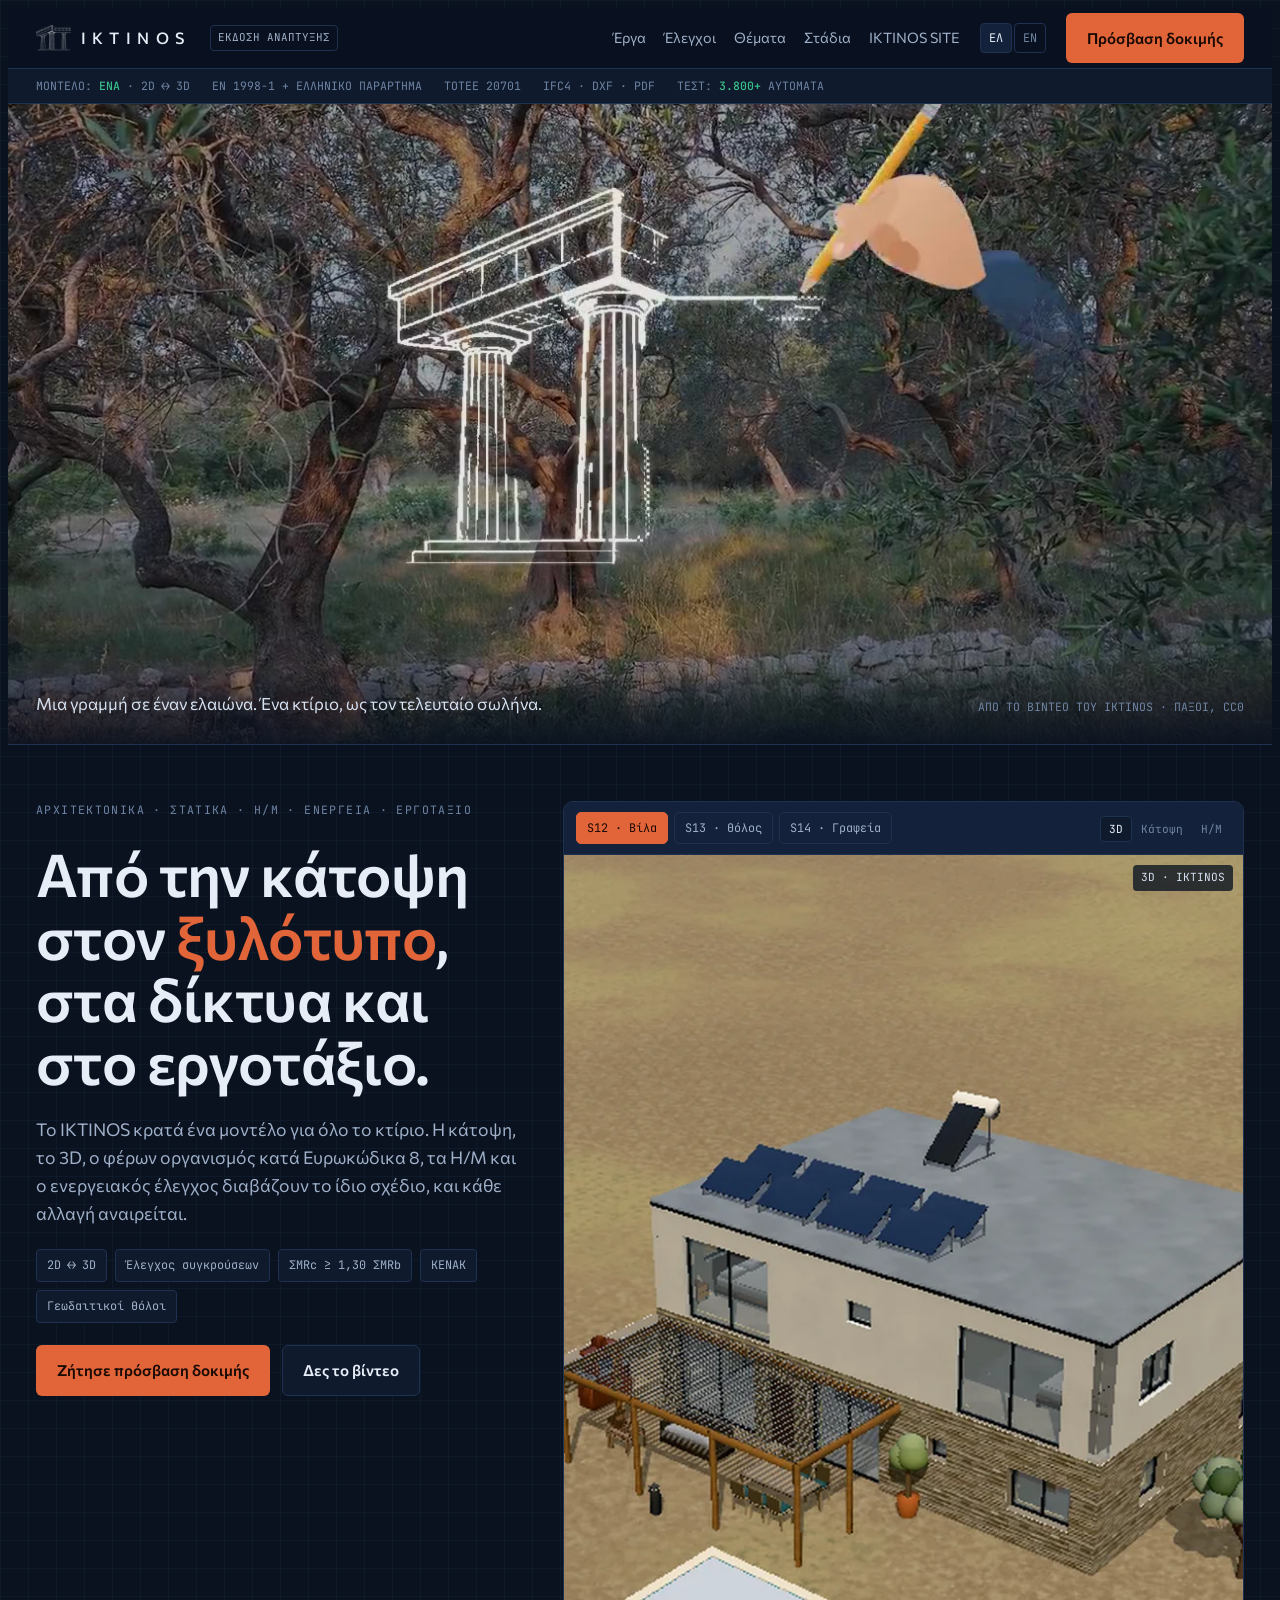
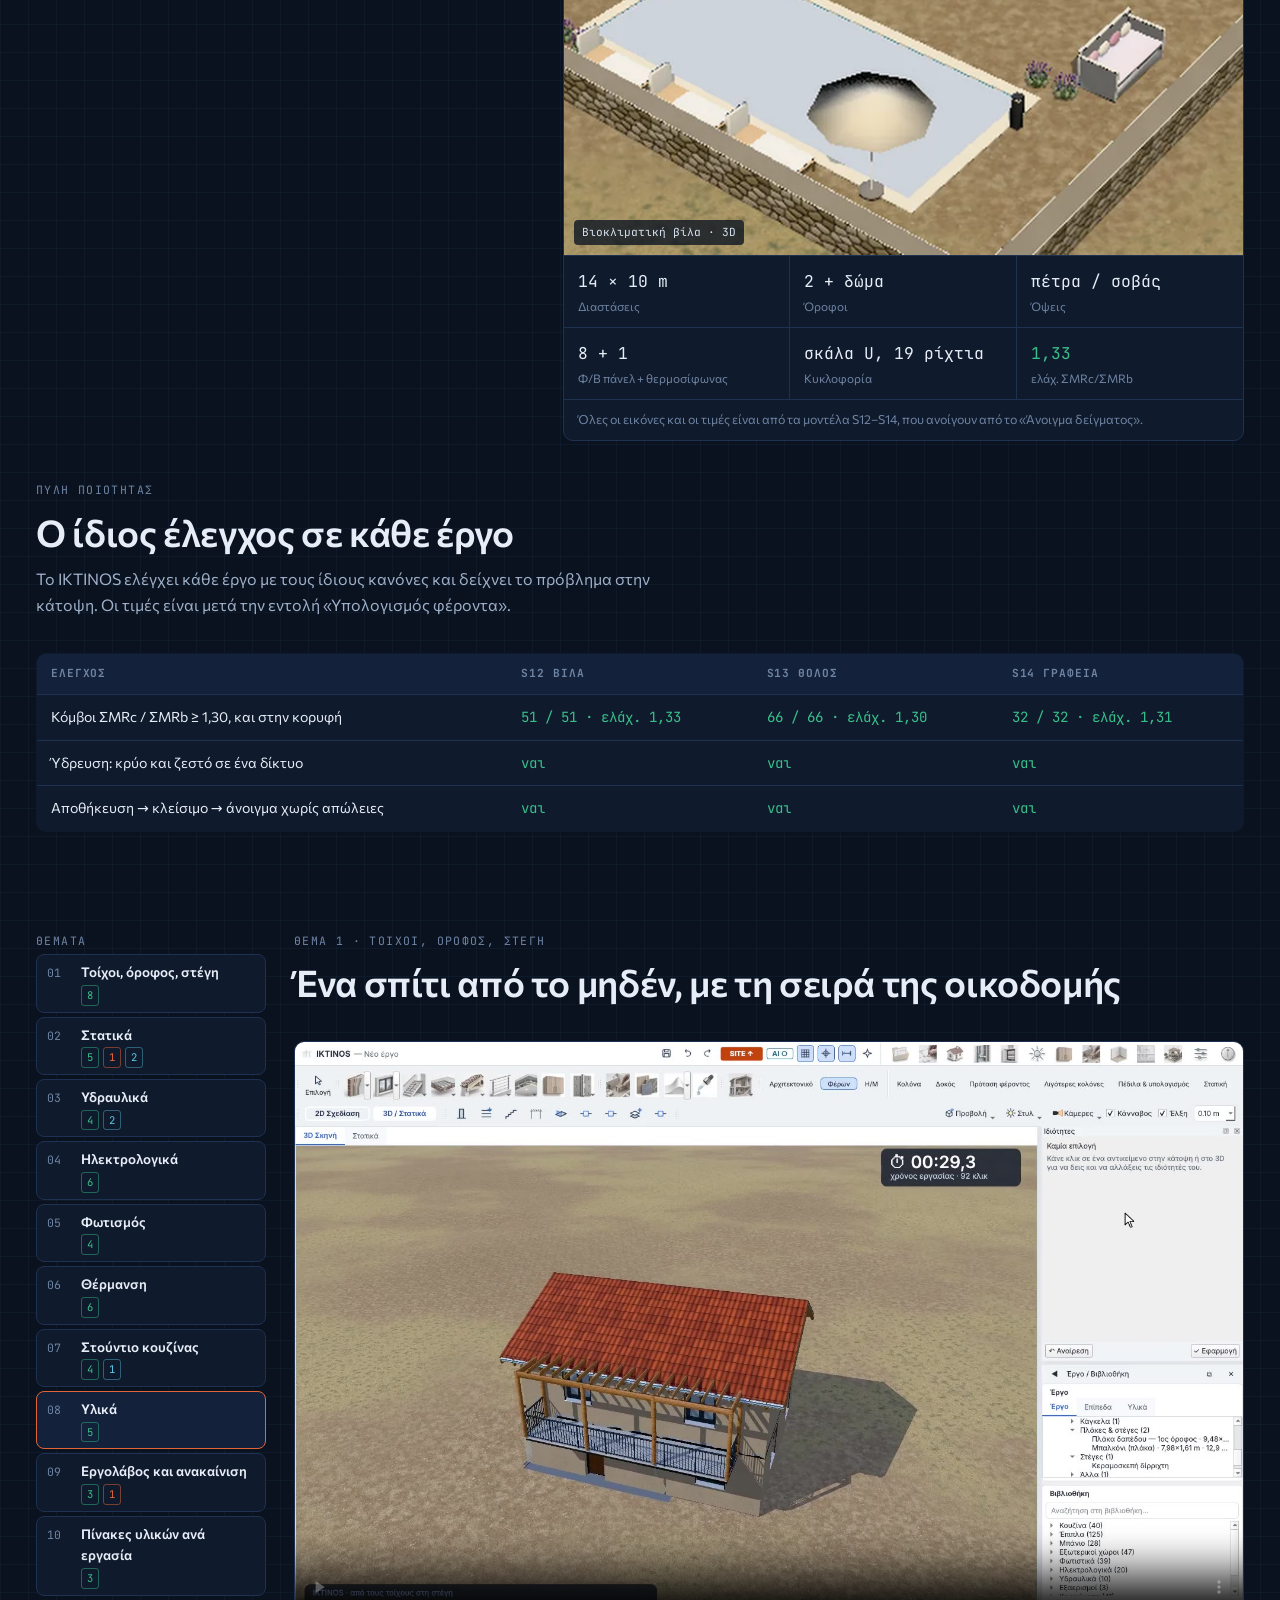
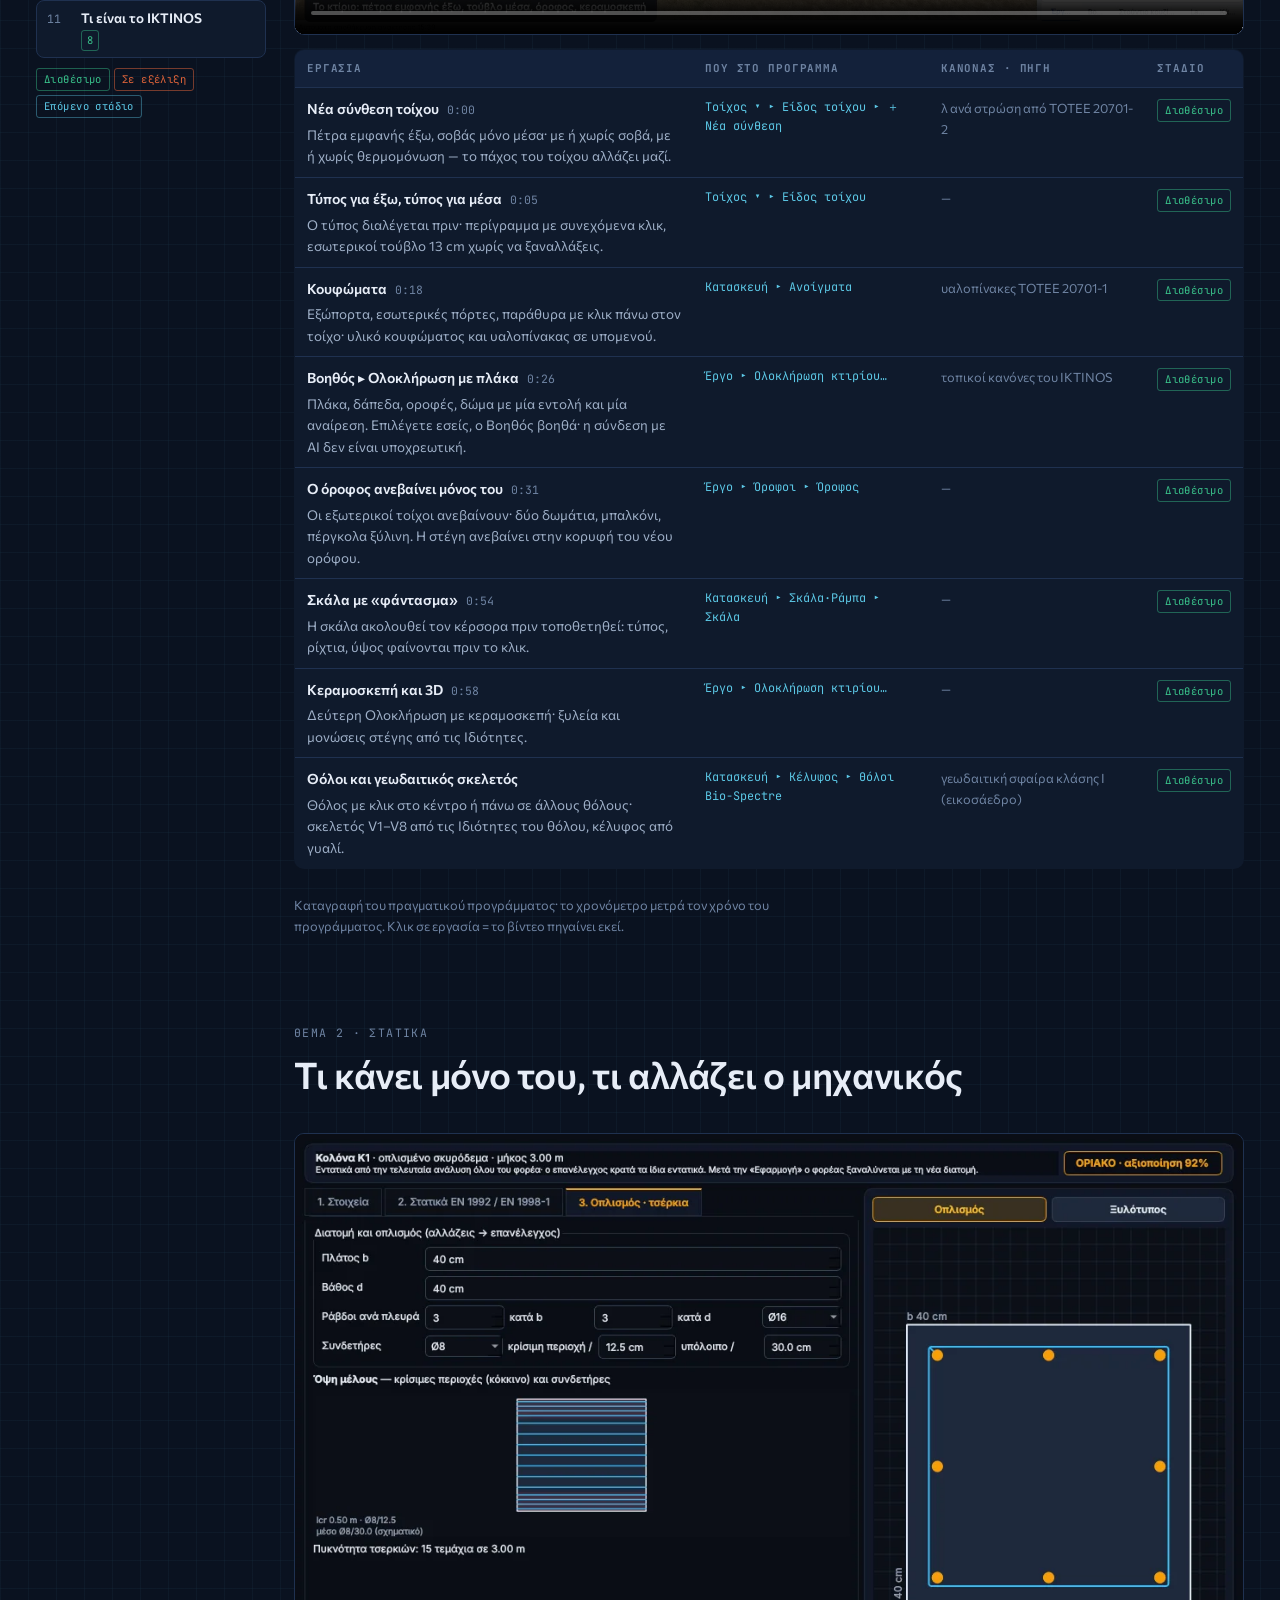
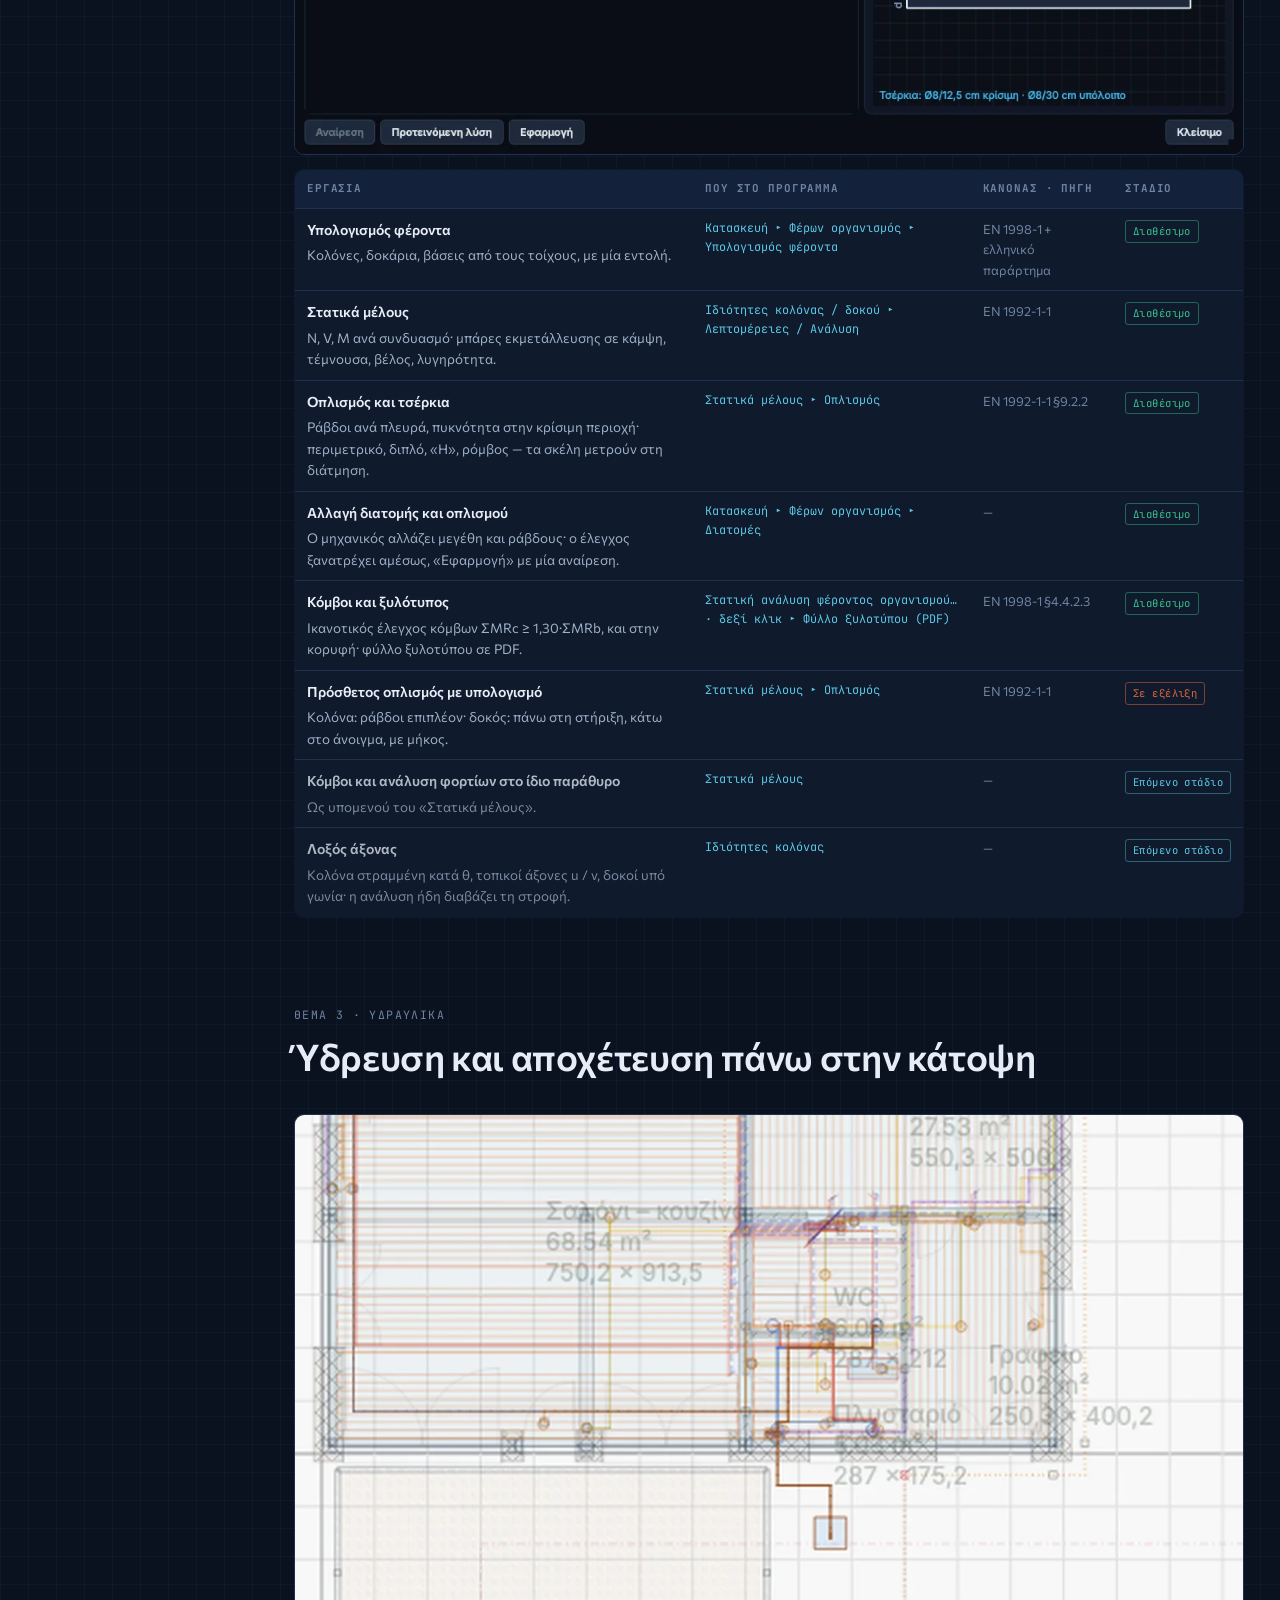
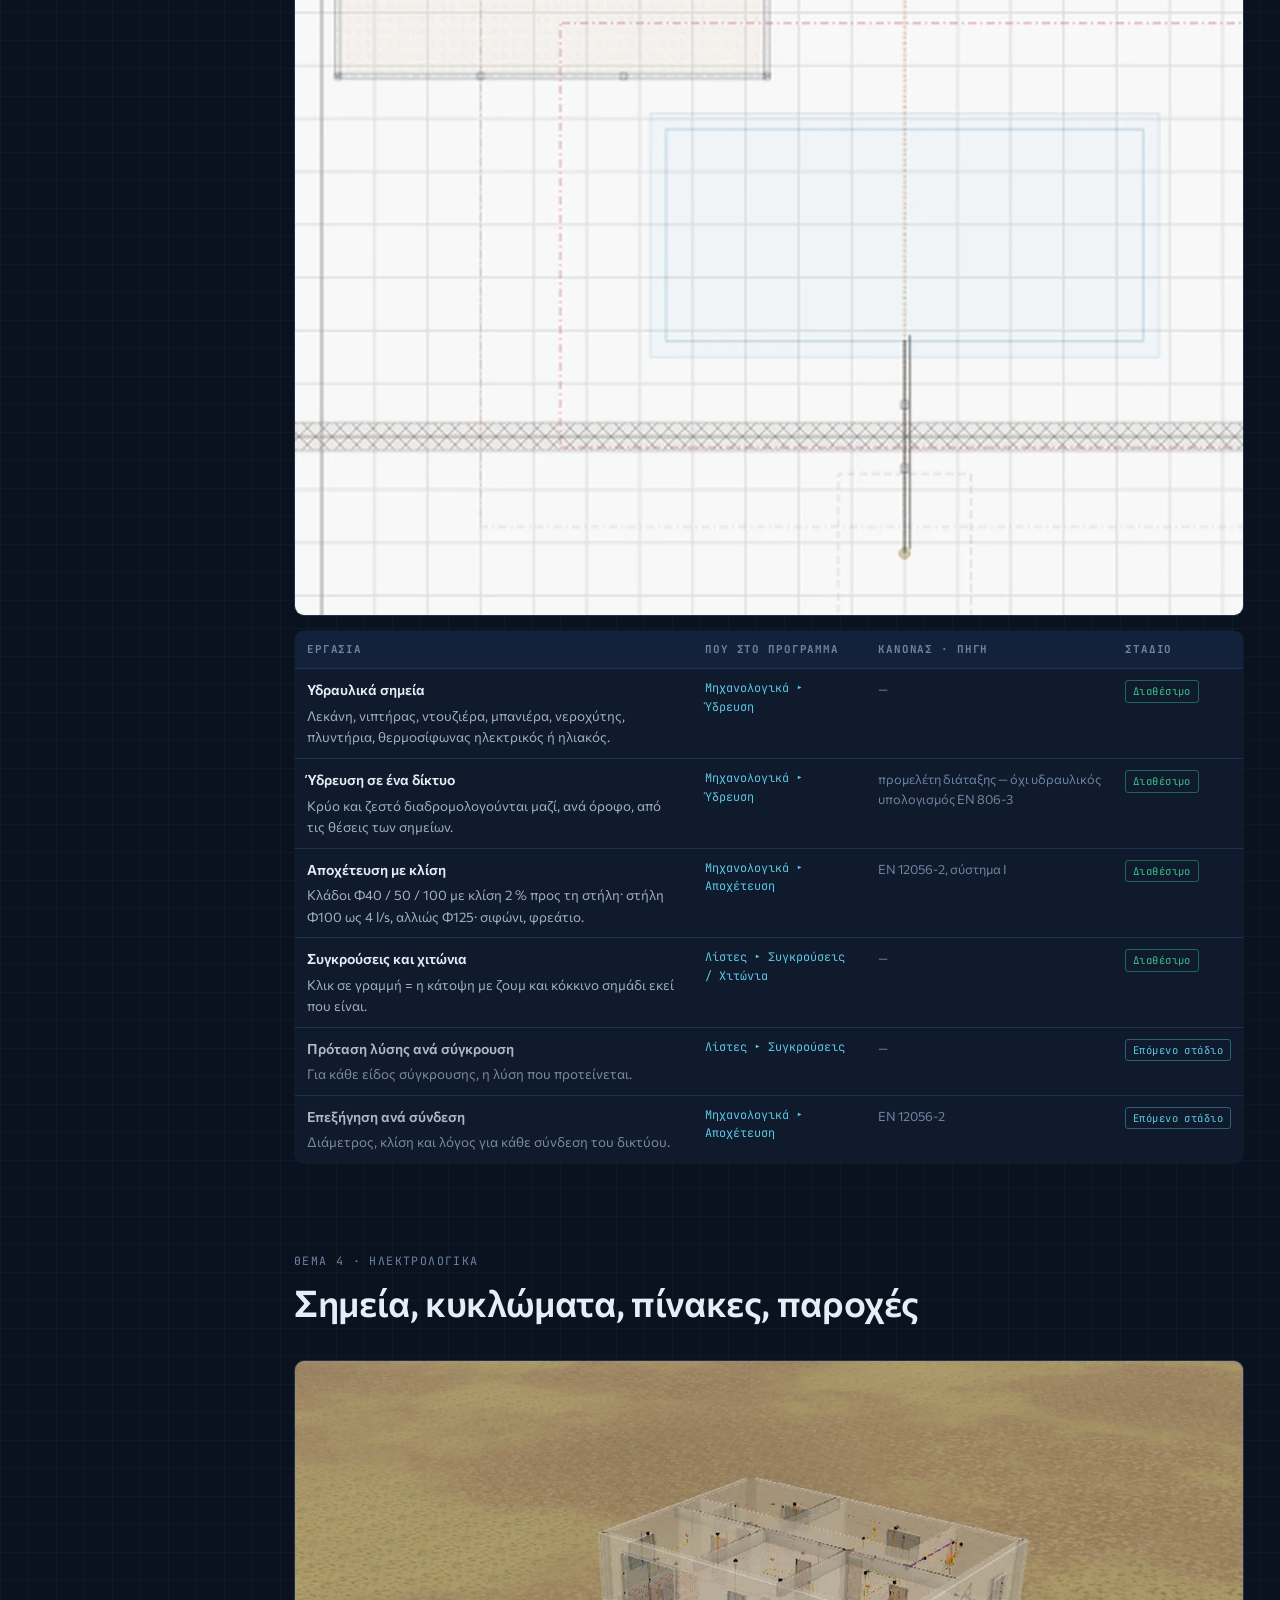
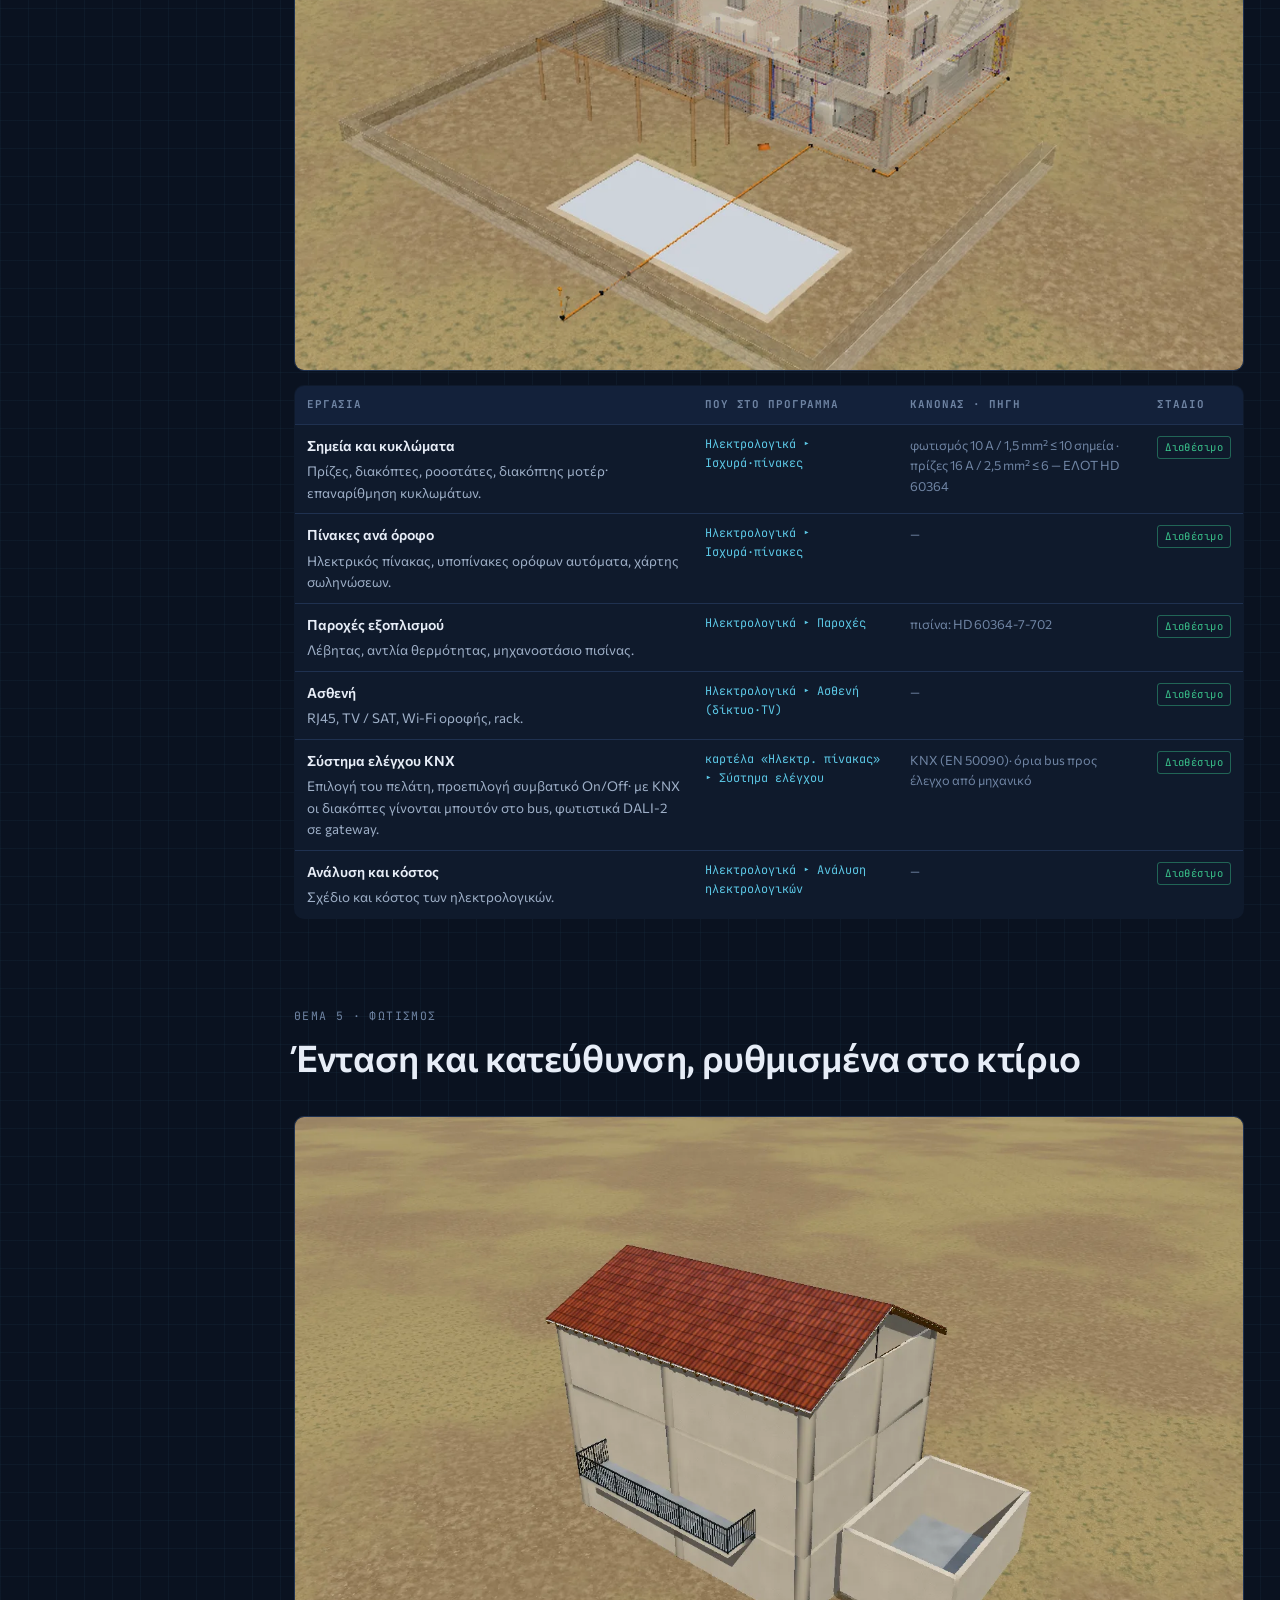
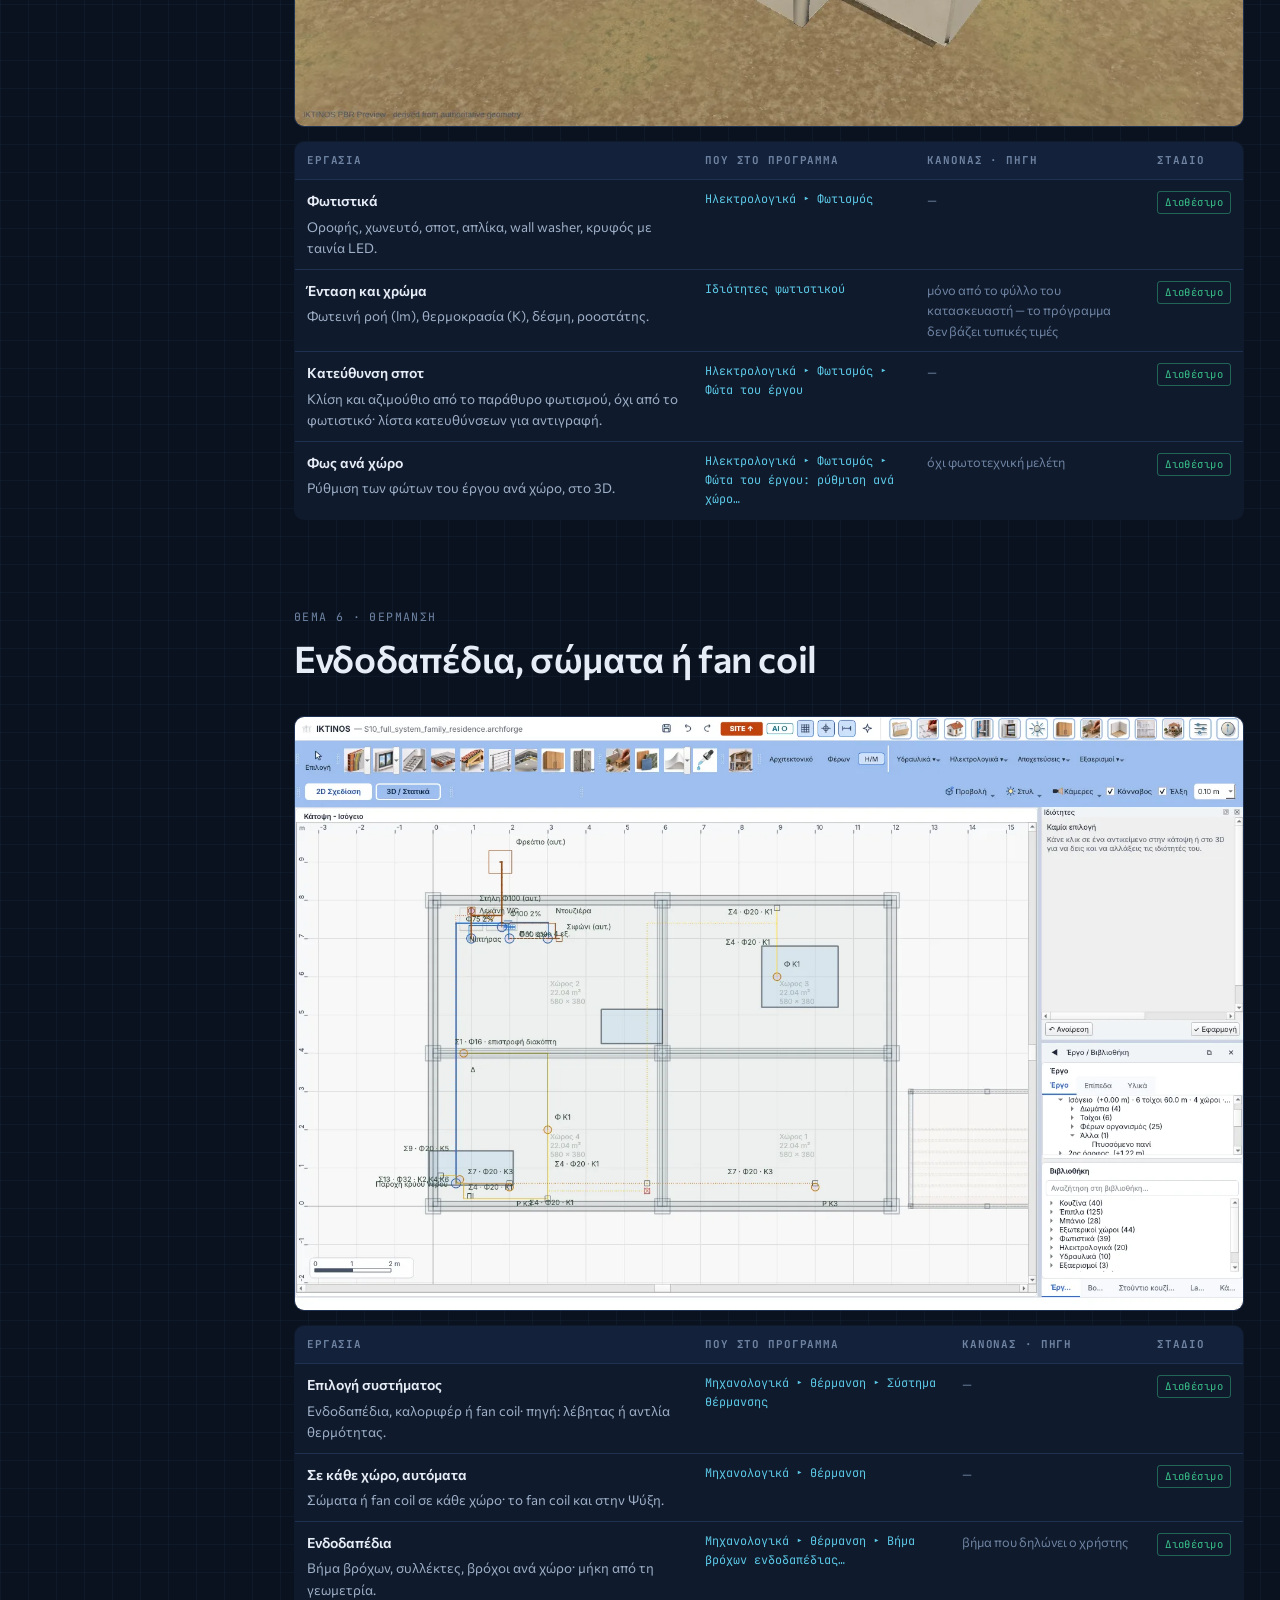
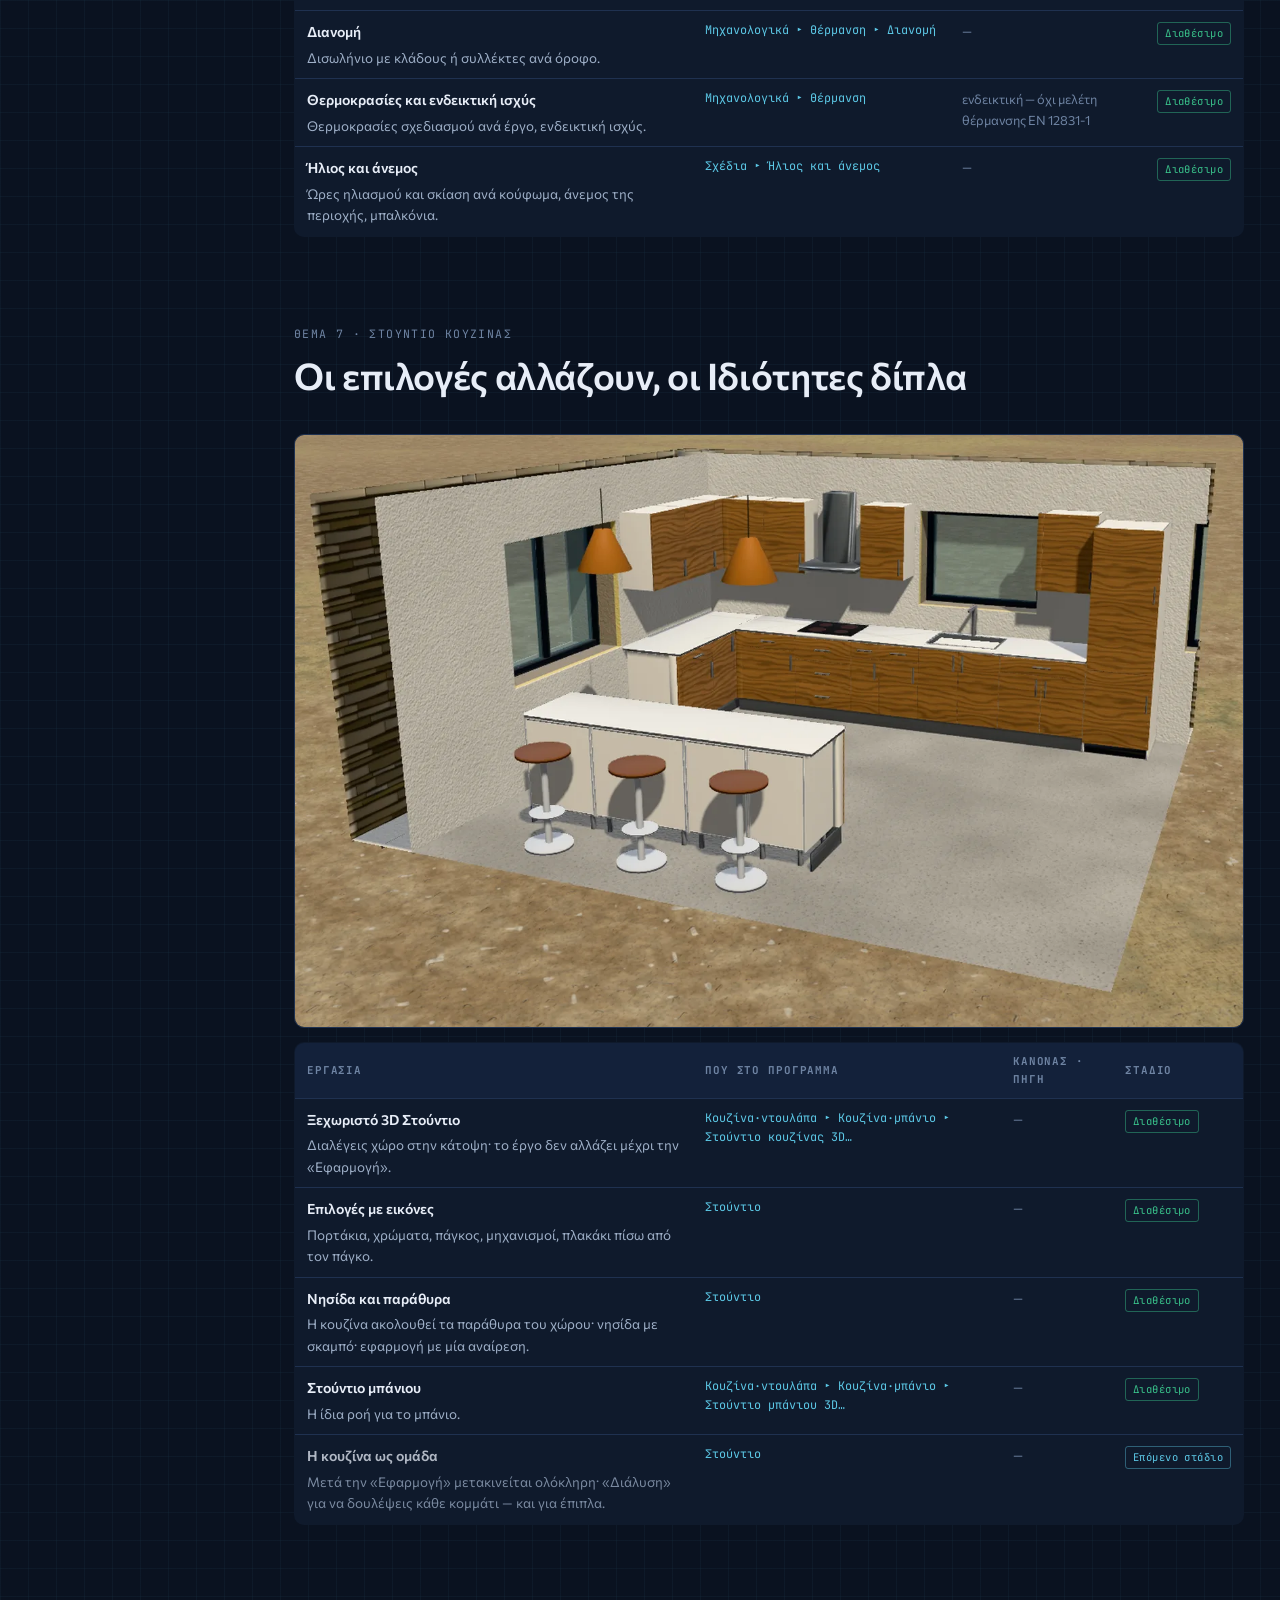
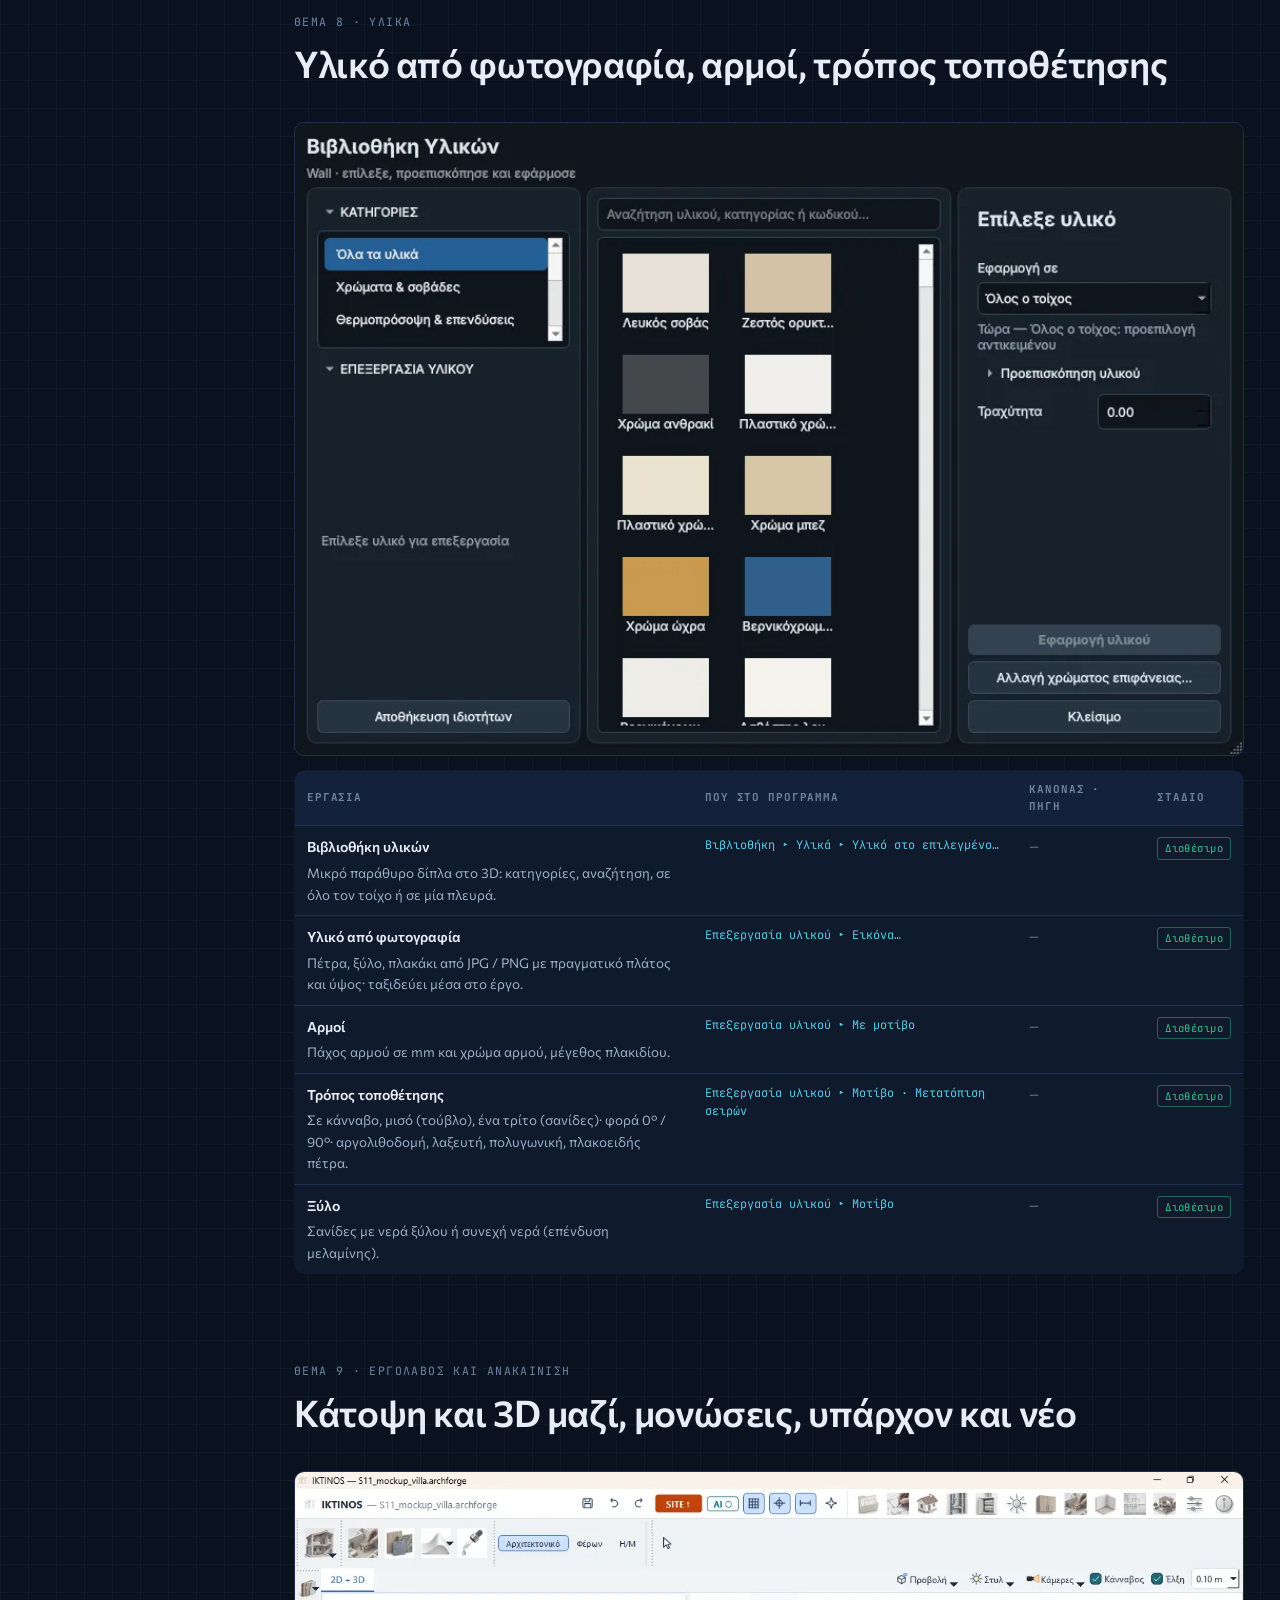
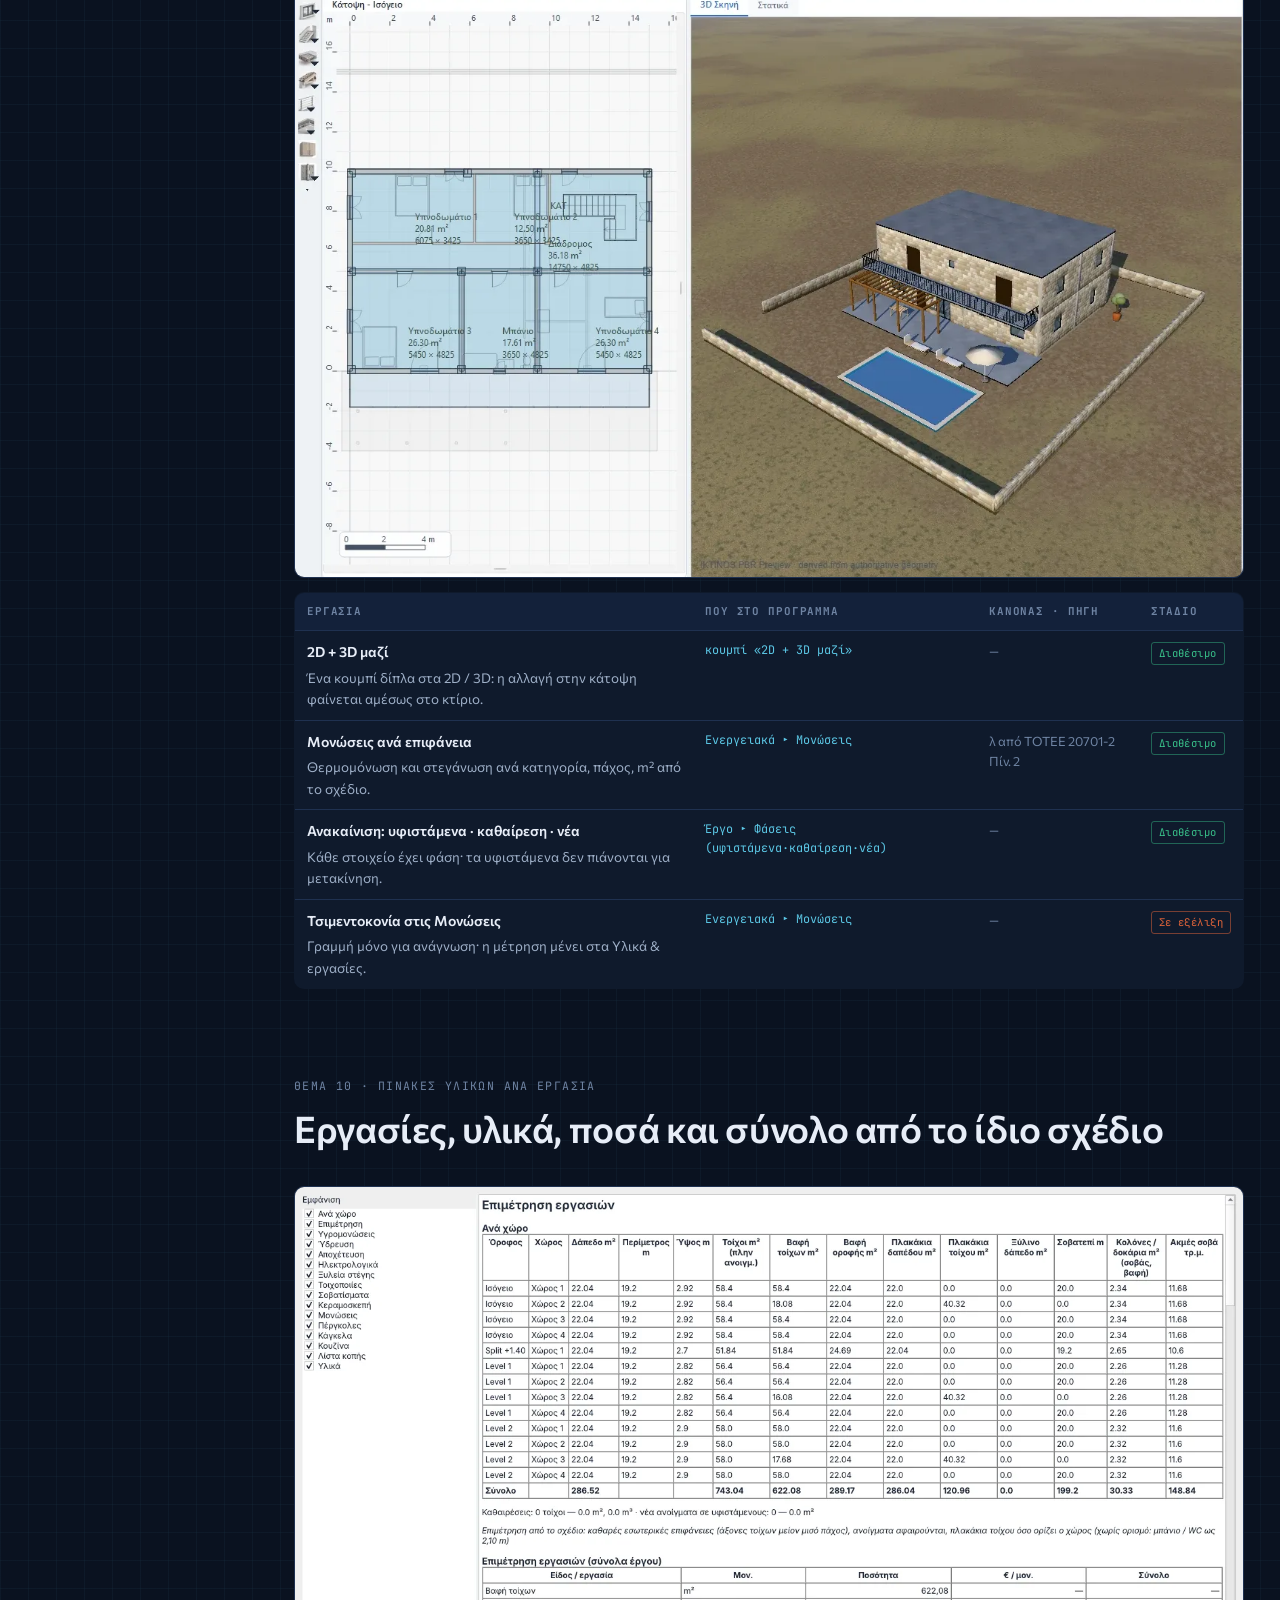
<file: index.html>
<!doctype html>
<html lang="el">
<head>
<meta charset="utf-8">
<meta name="viewport" content="width=device-width,initial-scale=1,viewport-fit=cover">
<title>IKTINOS · Αρχιτεκτονικά, στατικά, Η/Μ σε ένα μοντέλο</title>
<meta name="description" content="Το IKTINOS κρατά ένα μοντέλο για όλο το κτίριο: κάτοψη, 3D, φέρων οργανισμός κατά EN 1998-1, Η/Μ, ενέργεια και εργοτάξιο. Έκδοση ανάπτυξης.">
<link rel="canonical" href="https://iktinos.eu/">
<link rel="alternate" hreflang="el" href="https://iktinos.eu/">
<link rel="alternate" hreflang="en" href="https://iktinos.eu/en/">
<link rel="alternate" hreflang="x-default" href="https://iktinos.eu/en/">
<meta property="og:type" content="website">
<meta property="og:url" content="https://iktinos.eu/">
<meta property="og:title" content="IKTINOS">
<meta property="og:description" content="Από την κάτοψη στον ξυλότυπο, στα δίκτυα και στο εργοτάξιο. Ένα μοντέλο για όλο το κτίριο.">
<meta property="og:image" content="https://iktinos.eu/img/intro_poster.jpg">
<meta property="og:locale" content="el_GR">
<meta property="og:locale:alternate" content="en_GB">
<meta name="theme-color" content="#0a1220">
<link rel="icon" type="image/png" href="img/mark.png">
<link rel="preconnect" href="https://fonts.googleapis.com">
<link rel="preconnect" href="https://fonts.gstatic.com" crossorigin>
<link rel="stylesheet" href="https://fonts.googleapis.com/css2?family=Commissioner:wght@300;400;500;600;700&family=JetBrains+Mono:wght@400;500;600&display=swap">
<link rel="stylesheet" href="site.css">
</head>
<body>

<header class="top">
  <div class="wrap">
    <a class="brand" href="#top"><img src="img/mark.png" alt=""><b>IKTINOS</b></a>
    <span class="chip">ΕΚΔΟΣΗ ΑΝΑΠΤΥΞΗΣ</span>
    <nav class="main" aria-label="Κύριο μενού"><a href="#erga">Έργα</a><a href="#elegxoi">Έλεγχοι</a><a href="#toixoi">Θέματα</a><a href="#stadia">Στάδια</a><a href="#site">IKTINOS SITE</a></nav>
    <div class="lang" aria-label="Γλώσσα"><span aria-current="true">ΕΛ</span><a href="en/" hreflang="en" lang="en">EN</a></div>
    <a class="btn primary" href="#beta">Πρόσβαση δοκιμής</a>
  </div>
</header>
<div class="strip"><div class="wrap">
  <span>ΜΟΝΤΕΛΟ: <b>ΕΝΑ</b> · 2D ↔ 3D</span><span>EN 1998-1 + ΕΛΛΗΝΙΚΟ ΠΑΡΑΡΤΗΜΑ</span><span>ΤΟΤΕΕ 20701</span><span>IFC4 · DXF · PDF</span><span>ΤΕΣΤ: <b>3.800+</b> ΑΥΤΟΜΑΤΑ</span>
</div></div>

<main id="top">
  <div class="opener">
    <video id="opener-video" autoplay muted playsinline preload="auto" poster="img/intro_poster.jpg" src="img/intro_loop.mp4" aria-label="Ελαιώνας στην Ελλάδα: ένα χέρι σχεδιάζει τον ναό του σήματος, που γίνεται η αρχική σελίδα του IKTINOS"></video>
    <div class="over"><div class="wrap"><p>Μια γραμμή σε έναν ελαιώνα. Ένα κτίριο, ως τον τελευταίο σωλήνα.</p><span class="t">ΑΠΟ ΤΟ ΒΙΝΤΕΟ ΤΟΥ IKTINOS · ΠΑΞΟΙ, CC0</span></div></div>
  </div>
  <section class="hero">
    <div class="wrap hero-grid">
      <div class="hero-copy">
        <span class="label">Αρχιτεκτονικά · Στατικά · Η/Μ · Ενέργεια · Εργοτάξιο</span>
        <h1>Από την κάτοψη στον <span class="hl">ξυλότυπο</span>, στα δίκτυα και στο εργοτάξιο.</h1>
        <p class="lede">Το IKTINOS κρατά ένα μοντέλο για όλο το κτίριο. Η κάτοψη, το 3D, ο φέρων οργανισμός κατά Ευρωκώδικα 8, τα Η/Μ και ο ενεργειακός έλεγχος διαβάζουν το ίδιο σχέδιο, και κάθε αλλαγή αναιρείται.</p>
        <div class="pills"><span>2D ↔ 3D</span><span>Έλεγχος συγκρούσεων</span><span>ΣMRc ≥ 1,30 ΣMRb</span><span>ΚΕΝΑΚ</span><span>Γεωδαιτικοί θόλοι</span></div>
        <div class="ctas"><a class="btn primary" href="#beta">Ζήτησε πρόσβαση δοκιμής</a><a class="btn ghost" href="#toixoi">Δες το βίντεο</a></div>
      </div>

      <div class="vp" id="erga">
        <div class="vp-head">
          <div class="tabs" role="group" aria-label="Έργο">
            <button type="button" id="t-villa" aria-pressed="true" data-p="villa">S12 · Βίλα</button>
            <button type="button" id="t-dome" aria-pressed="false" data-p="dome">S13 · Θόλος</button>
            <button type="button" id="t-off" aria-pressed="false" data-p="off">S14 · Γραφεία</button>
          </div>
          <div class="views" role="group" aria-label="Προβολή" id="views"></div>
        </div>
        <div class="vp-body">
          <img id="vp-img" src="img/villa.webp" alt="" width="1600" height="1000">
          <span class="scale" id="vp-scale">3D · IKTINOS</span>
          <span class="coords" id="vp-cap"></span>
        </div>
        <div class="insp" id="insp"></div>
        <div class="vp-note">Όλες οι εικόνες και οι τιμές είναι από τα μοντέλα S12–S14, που ανοίγουν από το «Άνοιγμα δείγματος».</div>
      </div>
    </div>
  </section>

  <section id="elegxoi" style="padding-top:0">
    <div class="wrap">
      <div class="head">
        <span class="label">Πύλη ποιότητας</span>
        <h2>Ο ίδιος έλεγχος σε κάθε έργο</h2>
        <p>Το IKTINOS ελέγχει κάθε έργο με τους ίδιους κανόνες και δείχνει το πρόβλημα στην κάτοψη. Οι τιμές είναι μετά την εντολή «Υπολογισμός φέροντα».</p>
      </div>
      <div class="tablewrap"><table class="checks">
        <thead><tr><th>Έλεγχος</th><th>S12 βίλα</th><th>S13 θόλος</th><th>S14 γραφεία</th></tr></thead>
        <tbody>
          <tr><td>Κόμβοι ΣMRc / ΣMRb ≥ 1,30, και στην κορυφή</td><td class="n ok">51 / 51 · ελάχ. 1,33</td><td class="n ok">66 / 66 · ελάχ. 1,30</td><td class="n ok">32 / 32 · ελάχ. 1,31</td></tr>
          <tr><td>Ύδρευση: κρύο και ζεστό σε ένα δίκτυο</td><td class="n ok">ναι</td><td class="n ok">ναι</td><td class="n ok">ναι</td></tr>
          <tr><td>Αποθήκευση → κλείσιμο → άνοιγμα χωρίς απώλειες</td><td class="n ok">ναι</td><td class="n ok">ναι</td><td class="n ok">ναι</td></tr>
        </tbody>
      </table></div>
    </div>
  </section>

<!-- THEMES:START -->
  <div class="wrap themes-layout"><nav class="side" aria-label="Θέματα"><span class="label">Θέματα</span><a href="#toixoi" data-for="toixoi"><span class="no">01</span><b>Τοίχοι, όροφος, στέγη</b><span class="cnt"><i class="ok" title="Διαθέσιμο">8</i></span></a><a href="#statika" data-for="statika"><span class="no">02</span><b>Στατικά</b><span class="cnt"><i class="ok" title="Διαθέσιμο">5</i><i class="wip" title="Σε εξέλιξη">1</i><i class="next" title="Επόμενο στάδιο">2</i></span></a><a href="#ydravlika" data-for="ydravlika"><span class="no">03</span><b>Υδραυλικά</b><span class="cnt"><i class="ok" title="Διαθέσιμο">4</i><i class="next" title="Επόμενο στάδιο">2</i></span></a><a href="#ilektrologika" data-for="ilektrologika"><span class="no">04</span><b>Ηλεκτρολογικά</b><span class="cnt"><i class="ok" title="Διαθέσιμο">6</i></span></a><a href="#fotismos" data-for="fotismos"><span class="no">05</span><b>Φωτισμός</b><span class="cnt"><i class="ok" title="Διαθέσιμο">4</i></span></a><a href="#thermansi" data-for="thermansi"><span class="no">06</span><b>Θέρμανση</b><span class="cnt"><i class="ok" title="Διαθέσιμο">6</i></span></a><a href="#stoudio" data-for="stoudio"><span class="no">07</span><b>Στούντιο κουζίνας</b><span class="cnt"><i class="ok" title="Διαθέσιμο">4</i><i class="next" title="Επόμενο στάδιο">1</i></span></a><a href="#ylika" data-for="ylika"><span class="no">08</span><b>Υλικά</b><span class="cnt"><i class="ok" title="Διαθέσιμο">5</i></span></a><a href="#ergolavos" data-for="ergolavos"><span class="no">09</span><b>Εργολάβος και ανακαίνιση</b><span class="cnt"><i class="ok" title="Διαθέσιμο">3</i><i class="wip" title="Σε εξέλιξη">1</i></span></a><a href="#epimetrisi" data-for="epimetrisi"><span class="no">10</span><b>Πίνακες υλικών ανά εργασία</b><span class="cnt"><i class="ok" title="Διαθέσιμο">3</i></span></a><a href="#ti-einai" data-for="ti-einai"><span class="no">11</span><b>Τι είναι το IKTINOS</b><span class="cnt"><i class="ok" title="Διαθέσιμο">8</i></span></a><span class="legend"><span class="stg ok">Διαθέσιμο</span><span class="stg wip">Σε εξέλιξη</span><span class="stg next">Επόμενο στάδιο</span></span></nav><div class="themes-main">
  <section id="toixoi" class="theme" style="padding-top:0">
    <div>
      <div class="head"><span class="label">Θέμα 1 · Τοίχοι, όροφος, στέγη</span><h2>Ένα σπίτι από το μηδέν, με τη σειρά της οικοδομής</h2></div>
      <div class="theme-stack"><div class="theme-media"><video controls playsinline preload="metadata" poster="img/toixoi_poster.jpg" src="img/toixoi.mp4" aria-label="Ένα σπίτι από το μηδέν, με τη σειρά της οικοδομής"></video></div><div class="tablewrap"><table class="ttab"><thead><tr><th>Εργασία</th><th>Πού στο πρόγραμμα</th><th>Κανόνας · πηγή</th><th>Στάδιο</th></tr></thead><tbody><tr class="ok" data-t="0"><td data-h="Εργασία"><button type="button"><b>Νέα σύνθεση τοίχου</b><i>0:00</i></button><span class="d">Πέτρα εμφανής έξω, σοβάς μόνο μέσα· με ή χωρίς σοβά, με ή χωρίς θερμομόνωση — το πάχος του τοίχου αλλάζει μαζί.</span></td><td data-h="Πού στο πρόγραμμα" class="w">Τοίχος ▾ ▸ Είδος τοίχου ▸ ＋ Νέα σύνθεση</td><td data-h="Κανόνας · πηγή" class="r">λ ανά στρώση από ΤΟΤΕΕ 20701-2</td><td data-h="Στάδιο"><span class="stg ok">Διαθέσιμο</span></td></tr><tr class="ok" data-t="5"><td data-h="Εργασία"><button type="button"><b>Τύπος για έξω, τύπος για μέσα</b><i>0:05</i></button><span class="d">Ο τύπος διαλέγεται πριν· περίγραμμα με συνεχόμενα κλικ, εσωτερικοί τούβλο 13 cm χωρίς να ξαναλλάξεις.</span></td><td data-h="Πού στο πρόγραμμα" class="w">Τοίχος ▾ ▸ Είδος τοίχου</td><td data-h="Κανόνας · πηγή" class="r">—</td><td data-h="Στάδιο"><span class="stg ok">Διαθέσιμο</span></td></tr><tr class="ok" data-t="18"><td data-h="Εργασία"><button type="button"><b>Κουφώματα</b><i>0:18</i></button><span class="d">Εξώπορτα, εσωτερικές πόρτες, παράθυρα με κλικ πάνω στον τοίχο· υλικό κουφώματος και υαλοπίνακας σε υπομενού.</span></td><td data-h="Πού στο πρόγραμμα" class="w">Κατασκευή ▸ Ανοίγματα</td><td data-h="Κανόνας · πηγή" class="r">υαλοπίνακες ΤΟΤΕΕ 20701-1</td><td data-h="Στάδιο"><span class="stg ok">Διαθέσιμο</span></td></tr><tr class="ok" data-t="26"><td data-h="Εργασία"><button type="button"><b>Βοηθός ▸ Ολοκλήρωση με πλάκα</b><i>0:26</i></button><span class="d">Πλάκα, δάπεδα, οροφές, δώμα με μία εντολή και μία αναίρεση. Επιλέγετε εσείς, ο Βοηθός βοηθά· η σύνδεση με AI δεν είναι υποχρεωτική.</span></td><td data-h="Πού στο πρόγραμμα" class="w">Έργο ▸ Ολοκλήρωση κτιρίου…</td><td data-h="Κανόνας · πηγή" class="r">τοπικοί κανόνες του IKTINOS</td><td data-h="Στάδιο"><span class="stg ok">Διαθέσιμο</span></td></tr><tr class="ok" data-t="31"><td data-h="Εργασία"><button type="button"><b>Ο όροφος ανεβαίνει μόνος του</b><i>0:31</i></button><span class="d">Οι εξωτερικοί τοίχοι ανεβαίνουν· δύο δωμάτια, μπαλκόνι, πέργκολα ξύλινη. Η στέγη ανεβαίνει στην κορυφή του νέου ορόφου.</span></td><td data-h="Πού στο πρόγραμμα" class="w">Έργο ▸ Όροφοι ▸ Όροφος</td><td data-h="Κανόνας · πηγή" class="r">—</td><td data-h="Στάδιο"><span class="stg ok">Διαθέσιμο</span></td></tr><tr class="ok" data-t="54"><td data-h="Εργασία"><button type="button"><b>Σκάλα με «φάντασμα»</b><i>0:54</i></button><span class="d">Η σκάλα ακολουθεί τον κέρσορα πριν τοποθετηθεί: τύπος, ρίχτια, ύψος φαίνονται πριν το κλικ.</span></td><td data-h="Πού στο πρόγραμμα" class="w">Κατασκευή ▸ Σκάλα·Ράμπα ▸ Σκάλα</td><td data-h="Κανόνας · πηγή" class="r">—</td><td data-h="Στάδιο"><span class="stg ok">Διαθέσιμο</span></td></tr><tr class="ok" data-t="58"><td data-h="Εργασία"><button type="button"><b>Κεραμοσκεπή και 3D</b><i>0:58</i></button><span class="d">Δεύτερη Ολοκλήρωση με κεραμοσκεπή· ξυλεία και μονώσεις στέγης από τις Ιδιότητες.</span></td><td data-h="Πού στο πρόγραμμα" class="w">Έργο ▸ Ολοκλήρωση κτιρίου…</td><td data-h="Κανόνας · πηγή" class="r">—</td><td data-h="Στάδιο"><span class="stg ok">Διαθέσιμο</span></td></tr><tr class="ok" data-img="img/geodesic.webp"><td data-h="Εργασία"><button type="button"><b>Θόλοι και γεωδαιτικός σκελετός</b></button><span class="d">Θόλος με κλικ στο κέντρο ή πάνω σε άλλους θόλους· σκελετός V1–V8 από τις Ιδιότητες του θόλου, κέλυφος από γυαλί.</span></td><td data-h="Πού στο πρόγραμμα" class="w">Κατασκευή ▸ Κέλυφος ▸ Θόλοι Bio-Spectre</td><td data-h="Κανόνας · πηγή" class="r">γεωδαιτική σφαίρα κλάσης I (εικοσάεδρο)</td><td data-h="Στάδιο"><span class="stg ok">Διαθέσιμο</span></td></tr></tbody></table></div><p class="fine">Καταγραφή του πραγματικού προγράμματος· το χρονόμετρο μετρά τον χρόνο του προγράμματος. Κλικ σε εργασία = το βίντεο πηγαίνει εκεί.</p></div>
    </div>
  </section>
  <section id="statika" class="theme" style="padding-top:0">
    <div>
      <div class="head"><span class="label">Θέμα 2 · Στατικά</span><h2>Τι κάνει μόνο του, τι αλλάζει ο μηχανικός</h2></div>
      <div class="theme-stack"><div class="theme-media"><img src="img/oplismos_kolona_tab3.webp" alt="Τι κάνει μόνο του, τι αλλάζει ο μηχανικός" loading="lazy" data-swap></div><div class="tablewrap"><table class="ttab"><thead><tr><th>Εργασία</th><th>Πού στο πρόγραμμα</th><th>Κανόνας · πηγή</th><th>Στάδιο</th></tr></thead><tbody><tr class="ok" data-img="img/frame.webp"><td data-h="Εργασία"><button type="button"><b>Υπολογισμός φέροντα</b></button><span class="d">Κολόνες, δοκάρια, βάσεις από τους τοίχους, με μία εντολή.</span></td><td data-h="Πού στο πρόγραμμα" class="w">Κατασκευή ▸ Φέρων οργανισμός ▸ Υπολογισμός φέροντα</td><td data-h="Κανόνας · πηγή" class="r">EN 1998-1 + ελληνικό παράρτημα</td><td data-h="Στάδιο"><span class="stg ok">Διαθέσιμο</span></td></tr><tr class="ok" data-img="img/oplismos_kolona_tab2.webp"><td data-h="Εργασία"><button type="button"><b>Στατικά μέλους</b></button><span class="d">N, V, M ανά συνδυασμό· μπάρες εκμετάλλευσης σε κάμψη, τέμνουσα, βέλος, λυγηρότητα.</span></td><td data-h="Πού στο πρόγραμμα" class="w">Ιδιότητες κολόνας / δοκού ▸ Λεπτομέρειες / Ανάλυση</td><td data-h="Κανόνας · πηγή" class="r">EN 1992-1-1</td><td data-h="Στάδιο"><span class="stg ok">Διαθέσιμο</span></td></tr><tr class="ok" data-img="img/oplismos_kolona_tab3.webp"><td data-h="Εργασία"><button type="button"><b>Οπλισμός και τσέρκια</b></button><span class="d">Ράβδοι ανά πλευρά, πυκνότητα στην κρίσιμη περιοχή· περιμετρικό, διπλό, «Η», ρόμβος — τα σκέλη μετρούν στη διάτμηση.</span></td><td data-h="Πού στο πρόγραμμα" class="w">Στατικά μέλους ▸ Οπλισμός</td><td data-h="Κανόνας · πηγή" class="r">EN 1992-1-1 §9.2.2</td><td data-h="Στάδιο"><span class="stg ok">Διαθέσιμο</span></td></tr><tr class="ok" data-img="img/oplismos_dokos_tab3.webp"><td data-h="Εργασία"><button type="button"><b>Αλλαγή διατομής και οπλισμού</b></button><span class="d">Ο μηχανικός αλλάζει μεγέθη και ράβδους· ο έλεγχος ξανατρέχει αμέσως, «Εφαρμογή» με μία αναίρεση.</span></td><td data-h="Πού στο πρόγραμμα" class="w">Κατασκευή ▸ Φέρων οργανισμός ▸ Διατομές</td><td data-h="Κανόνας · πηγή" class="r">—</td><td data-h="Στάδιο"><span class="stg ok">Διαθέσιμο</span></td></tr><tr class="ok" data-img="img/formwork.webp"><td data-h="Εργασία"><button type="button"><b>Κόμβοι και ξυλότυπος</b></button><span class="d">Ικανοτικός έλεγχος κόμβων ΣMRc ≥ 1,30·ΣMRb, και στην κορυφή· φύλλο ξυλοτύπου σε PDF.</span></td><td data-h="Πού στο πρόγραμμα" class="w">Στατική ανάλυση φέροντος οργανισμού… · δεξί κλικ ▸ Φύλλο ξυλοτύπου (PDF)</td><td data-h="Κανόνας · πηγή" class="r">EN 1998-1 §4.4.2.3</td><td data-h="Στάδιο"><span class="stg ok">Διαθέσιμο</span></td></tr><tr class="wip"><td data-h="Εργασία"><b>Πρόσθετος οπλισμός με υπολογισμό</b><span class="d">Κολόνα: ράβδοι επιπλέον· δοκός: πάνω στη στήριξη, κάτω στο άνοιγμα, με μήκος.</span></td><td data-h="Πού στο πρόγραμμα" class="w">Στατικά μέλους ▸ Οπλισμός</td><td data-h="Κανόνας · πηγή" class="r">EN 1992-1-1</td><td data-h="Στάδιο"><span class="stg wip">Σε εξέλιξη</span></td></tr><tr class="next"><td data-h="Εργασία"><b>Κόμβοι και ανάλυση φορτίων στο ίδιο παράθυρο</b><span class="d">Ως υπομενού του «Στατικά μέλους».</span></td><td data-h="Πού στο πρόγραμμα" class="w">Στατικά μέλους</td><td data-h="Κανόνας · πηγή" class="r">—</td><td data-h="Στάδιο"><span class="stg next">Επόμενο στάδιο</span></td></tr><tr class="next"><td data-h="Εργασία"><b>Λοξός άξονας</b><span class="d">Κολόνα στραμμένη κατά θ, τοπικοί άξονες u / v, δοκοί υπό γωνία· η ανάλυση ήδη διαβάζει τη στροφή.</span></td><td data-h="Πού στο πρόγραμμα" class="w">Ιδιότητες κολόνας</td><td data-h="Κανόνας · πηγή" class="r">—</td><td data-h="Στάδιο"><span class="stg next">Επόμενο στάδιο</span></td></tr></tbody></table></div></div>
    </div>
  </section>
  <section id="ydravlika" class="theme" style="padding-top:0">
    <div>
      <div class="head"><span class="label">Θέμα 3 · Υδραυλικά</span><h2>Ύδρευση και αποχέτευση πάνω στην κάτοψη</h2></div>
      <div class="theme-stack"><div class="theme-media"><img src="img/villa_plan_mep.webp" alt="Ύδρευση και αποχέτευση πάνω στην κάτοψη" loading="lazy" data-swap></div><div class="tablewrap"><table class="ttab"><thead><tr><th>Εργασία</th><th>Πού στο πρόγραμμα</th><th>Κανόνας · πηγή</th><th>Στάδιο</th></tr></thead><tbody><tr class="ok"><td data-h="Εργασία"><b>Υδραυλικά σημεία</b><span class="d">Λεκάνη, νιπτήρας, ντουζιέρα, μπανιέρα, νεροχύτης, πλυντήρια, θερμοσίφωνας ηλεκτρικός ή ηλιακός.</span></td><td data-h="Πού στο πρόγραμμα" class="w">Μηχανολογικά ▸ Ύδρευση</td><td data-h="Κανόνας · πηγή" class="r">—</td><td data-h="Στάδιο"><span class="stg ok">Διαθέσιμο</span></td></tr><tr class="ok"><td data-h="Εργασία"><b>Ύδρευση σε ένα δίκτυο</b><span class="d">Κρύο και ζεστό διαδρομολογούνται μαζί, ανά όροφο, από τις θέσεις των σημείων.</span></td><td data-h="Πού στο πρόγραμμα" class="w">Μηχανολογικά ▸ Ύδρευση</td><td data-h="Κανόνας · πηγή" class="r">προμελέτη διάταξης — όχι υδραυλικός υπολογισμός EN 806-3</td><td data-h="Στάδιο"><span class="stg ok">Διαθέσιμο</span></td></tr><tr class="ok"><td data-h="Εργασία"><b>Αποχέτευση με κλίση</b><span class="d">Κλάδοι Φ40 / 50 / 100 με κλίση 2 % προς τη στήλη· στήλη Φ100 ως 4 l/s, αλλιώς Φ125· σιφώνι, φρεάτιο.</span></td><td data-h="Πού στο πρόγραμμα" class="w">Μηχανολογικά ▸ Αποχέτευση</td><td data-h="Κανόνας · πηγή" class="r">EN 12056-2, σύστημα I</td><td data-h="Στάδιο"><span class="stg ok">Διαθέσιμο</span></td></tr><tr class="ok"><td data-h="Εργασία"><b>Συγκρούσεις και χιτώνια</b><span class="d">Κλικ σε γραμμή = η κάτοψη με ζουμ και κόκκινο σημάδι εκεί που είναι.</span></td><td data-h="Πού στο πρόγραμμα" class="w">Λίστες ▸ Συγκρούσεις / Χιτώνια</td><td data-h="Κανόνας · πηγή" class="r">—</td><td data-h="Στάδιο"><span class="stg ok">Διαθέσιμο</span></td></tr><tr class="next"><td data-h="Εργασία"><b>Πρόταση λύσης ανά σύγκρουση</b><span class="d">Για κάθε είδος σύγκρουσης, η λύση που προτείνεται.</span></td><td data-h="Πού στο πρόγραμμα" class="w">Λίστες ▸ Συγκρούσεις</td><td data-h="Κανόνας · πηγή" class="r">—</td><td data-h="Στάδιο"><span class="stg next">Επόμενο στάδιο</span></td></tr><tr class="next"><td data-h="Εργασία"><b>Επεξήγηση ανά σύνδεση</b><span class="d">Διάμετρος, κλίση και λόγος για κάθε σύνδεση του δικτύου.</span></td><td data-h="Πού στο πρόγραμμα" class="w">Μηχανολογικά ▸ Αποχέτευση</td><td data-h="Κανόνας · πηγή" class="r">EN 12056-2</td><td data-h="Στάδιο"><span class="stg next">Επόμενο στάδιο</span></td></tr></tbody></table></div></div>
    </div>
  </section>
  <section id="ilektrologika" class="theme" style="padding-top:0">
    <div>
      <div class="head"><span class="label">Θέμα 4 · Ηλεκτρολογικά</span><h2>Σημεία, κυκλώματα, πίνακες, παροχές</h2></div>
      <div class="theme-stack"><div class="theme-media"><img src="img/villa_mep.webp" alt="Σημεία, κυκλώματα, πίνακες, παροχές" loading="lazy" data-swap></div><div class="tablewrap"><table class="ttab"><thead><tr><th>Εργασία</th><th>Πού στο πρόγραμμα</th><th>Κανόνας · πηγή</th><th>Στάδιο</th></tr></thead><tbody><tr class="ok"><td data-h="Εργασία"><b>Σημεία και κυκλώματα</b><span class="d">Πρίζες, διακόπτες, ροοστάτες, διακόπτης μοτέρ· επαναρίθμηση κυκλωμάτων.</span></td><td data-h="Πού στο πρόγραμμα" class="w">Ηλεκτρολογικά ▸ Ισχυρά·πίνακες</td><td data-h="Κανόνας · πηγή" class="r">φωτισμός 10 A / 1,5 mm² ≤ 10 σημεία · πρίζες 16 A / 2,5 mm² ≤ 6 — ΕΛΟΤ HD 60364</td><td data-h="Στάδιο"><span class="stg ok">Διαθέσιμο</span></td></tr><tr class="ok"><td data-h="Εργασία"><b>Πίνακες ανά όροφο</b><span class="d">Ηλεκτρικός πίνακας, υποπίνακες ορόφων αυτόματα, χάρτης σωληνώσεων.</span></td><td data-h="Πού στο πρόγραμμα" class="w">Ηλεκτρολογικά ▸ Ισχυρά·πίνακες</td><td data-h="Κανόνας · πηγή" class="r">—</td><td data-h="Στάδιο"><span class="stg ok">Διαθέσιμο</span></td></tr><tr class="ok"><td data-h="Εργασία"><b>Παροχές εξοπλισμού</b><span class="d">Λέβητας, αντλία θερμότητας, μηχανοστάσιο πισίνας.</span></td><td data-h="Πού στο πρόγραμμα" class="w">Ηλεκτρολογικά ▸ Παροχές</td><td data-h="Κανόνας · πηγή" class="r">πισίνα: HD 60364-7-702</td><td data-h="Στάδιο"><span class="stg ok">Διαθέσιμο</span></td></tr><tr class="ok"><td data-h="Εργασία"><b>Ασθενή</b><span class="d">RJ45, TV / SAT, Wi-Fi οροφής, rack.</span></td><td data-h="Πού στο πρόγραμμα" class="w">Ηλεκτρολογικά ▸ Ασθενή (δίκτυο·TV)</td><td data-h="Κανόνας · πηγή" class="r">—</td><td data-h="Στάδιο"><span class="stg ok">Διαθέσιμο</span></td></tr><tr class="ok"><td data-h="Εργασία"><b>Σύστημα ελέγχου KNX</b><span class="d">Επιλογή του πελάτη, προεπιλογή συμβατικό On/Off· με KNX οι διακόπτες γίνονται μπουτόν στο bus, φωτιστικά DALI-2 σε gateway.</span></td><td data-h="Πού στο πρόγραμμα" class="w">καρτέλα «Ηλεκτρ. πίνακας» ▸ Σύστημα ελέγχου</td><td data-h="Κανόνας · πηγή" class="r">KNX (EN 50090)· όρια bus προς έλεγχο από μηχανικό</td><td data-h="Στάδιο"><span class="stg ok">Διαθέσιμο</span></td></tr><tr class="ok"><td data-h="Εργασία"><b>Ανάλυση και κόστος</b><span class="d">Σχέδιο και κόστος των ηλεκτρολογικών.</span></td><td data-h="Πού στο πρόγραμμα" class="w">Ηλεκτρολογικά ▸ Ανάλυση ηλεκτρολογικών</td><td data-h="Κανόνας · πηγή" class="r">—</td><td data-h="Στάδιο"><span class="stg ok">Διαθέσιμο</span></td></tr></tbody></table></div></div>
    </div>
  </section>
  <section id="fotismos" class="theme" style="padding-top:0">
    <div>
      <div class="head"><span class="label">Θέμα 5 · Φωτισμός</span><h2>Ένταση και κατεύθυνση, ρυθμισμένα στο κτίριο</h2></div>
      <div class="theme-stack"><div class="theme-media"><img src="img/02_3d.webp" alt="Ένταση και κατεύθυνση, ρυθμισμένα στο κτίριο" loading="lazy" data-swap></div><div class="tablewrap"><table class="ttab"><thead><tr><th>Εργασία</th><th>Πού στο πρόγραμμα</th><th>Κανόνας · πηγή</th><th>Στάδιο</th></tr></thead><tbody><tr class="ok"><td data-h="Εργασία"><b>Φωτιστικά</b><span class="d">Οροφής, χωνευτό, σποτ, απλίκα, wall washer, κρυφός με ταινία LED.</span></td><td data-h="Πού στο πρόγραμμα" class="w">Ηλεκτρολογικά ▸ Φωτισμός</td><td data-h="Κανόνας · πηγή" class="r">—</td><td data-h="Στάδιο"><span class="stg ok">Διαθέσιμο</span></td></tr><tr class="ok"><td data-h="Εργασία"><b>Ένταση και χρώμα</b><span class="d">Φωτεινή ροή (lm), θερμοκρασία (K), δέσμη, ροοστάτης.</span></td><td data-h="Πού στο πρόγραμμα" class="w">Ιδιότητες φωτιστικού</td><td data-h="Κανόνας · πηγή" class="r">μόνο από το φύλλο του κατασκευαστή — το πρόγραμμα δεν βάζει τυπικές τιμές</td><td data-h="Στάδιο"><span class="stg ok">Διαθέσιμο</span></td></tr><tr class="ok"><td data-h="Εργασία"><b>Κατεύθυνση σποτ</b><span class="d">Κλίση και αζιμούθιο από το παράθυρο φωτισμού, όχι από το φωτιστικό· λίστα κατευθύνσεων για αντιγραφή.</span></td><td data-h="Πού στο πρόγραμμα" class="w">Ηλεκτρολογικά ▸ Φωτισμός ▸ Φώτα του έργου</td><td data-h="Κανόνας · πηγή" class="r">—</td><td data-h="Στάδιο"><span class="stg ok">Διαθέσιμο</span></td></tr><tr class="ok"><td data-h="Εργασία"><b>Φως ανά χώρο</b><span class="d">Ρύθμιση των φώτων του έργου ανά χώρο, στο 3D.</span></td><td data-h="Πού στο πρόγραμμα" class="w">Ηλεκτρολογικά ▸ Φωτισμός ▸ Φώτα του έργου: ρύθμιση ανά χώρο…</td><td data-h="Κανόνας · πηγή" class="r">όχι φωτοτεχνική μελέτη</td><td data-h="Στάδιο"><span class="stg ok">Διαθέσιμο</span></td></tr></tbody></table></div></div>
    </div>
  </section>
  <section id="thermansi" class="theme" style="padding-top:0">
    <div>
      <div class="head"><span class="label">Θέμα 6 · Θέρμανση</span><h2>Ενδοδαπέδια, σώματα ή fan coil</h2></div>
      <div class="theme-stack"><div class="theme-media"><img src="img/05_mep.webp" alt="Ενδοδαπέδια, σώματα ή fan coil" loading="lazy" data-swap></div><div class="tablewrap"><table class="ttab"><thead><tr><th>Εργασία</th><th>Πού στο πρόγραμμα</th><th>Κανόνας · πηγή</th><th>Στάδιο</th></tr></thead><tbody><tr class="ok"><td data-h="Εργασία"><b>Επιλογή συστήματος</b><span class="d">Ενδοδαπέδια, καλοριφέρ ή fan coil· πηγή: λέβητας ή αντλία θερμότητας.</span></td><td data-h="Πού στο πρόγραμμα" class="w">Μηχανολογικά ▸ Θέρμανση ▸ Σύστημα θέρμανσης</td><td data-h="Κανόνας · πηγή" class="r">—</td><td data-h="Στάδιο"><span class="stg ok">Διαθέσιμο</span></td></tr><tr class="ok"><td data-h="Εργασία"><b>Σε κάθε χώρο, αυτόματα</b><span class="d">Σώματα ή fan coil σε κάθε χώρο· το fan coil και στην Ψύξη.</span></td><td data-h="Πού στο πρόγραμμα" class="w">Μηχανολογικά ▸ Θέρμανση</td><td data-h="Κανόνας · πηγή" class="r">—</td><td data-h="Στάδιο"><span class="stg ok">Διαθέσιμο</span></td></tr><tr class="ok"><td data-h="Εργασία"><b>Ενδοδαπέδια</b><span class="d">Βήμα βρόχων, συλλέκτες, βρόχοι ανά χώρο· μήκη από τη γεωμετρία.</span></td><td data-h="Πού στο πρόγραμμα" class="w">Μηχανολογικά ▸ Θέρμανση ▸ Βήμα βρόχων ενδοδαπέδιας…</td><td data-h="Κανόνας · πηγή" class="r">βήμα που δηλώνει ο χρήστης</td><td data-h="Στάδιο"><span class="stg ok">Διαθέσιμο</span></td></tr><tr class="ok"><td data-h="Εργασία"><b>Διανομή</b><span class="d">Δισωλήνιο με κλάδους ή συλλέκτες ανά όροφο.</span></td><td data-h="Πού στο πρόγραμμα" class="w">Μηχανολογικά ▸ Θέρμανση ▸ Διανομή</td><td data-h="Κανόνας · πηγή" class="r">—</td><td data-h="Στάδιο"><span class="stg ok">Διαθέσιμο</span></td></tr><tr class="ok"><td data-h="Εργασία"><b>Θερμοκρασίες και ενδεικτική ισχύς</b><span class="d">Θερμοκρασίες σχεδιασμού ανά έργο, ενδεικτική ισχύς.</span></td><td data-h="Πού στο πρόγραμμα" class="w">Μηχανολογικά ▸ Θέρμανση</td><td data-h="Κανόνας · πηγή" class="r">ενδεικτική — όχι μελέτη θέρμανσης EN 12831-1</td><td data-h="Στάδιο"><span class="stg ok">Διαθέσιμο</span></td></tr><tr class="ok"><td data-h="Εργασία"><b>Ήλιος και άνεμος</b><span class="d">Ώρες ηλιασμού και σκίαση ανά κούφωμα, άνεμος της περιοχής, μπαλκόνια.</span></td><td data-h="Πού στο πρόγραμμα" class="w">Σχέδια ▸ Ήλιος και άνεμος</td><td data-h="Κανόνας · πηγή" class="r">—</td><td data-h="Στάδιο"><span class="stg ok">Διαθέσιμο</span></td></tr></tbody></table></div></div>
    </div>
  </section>
  <section id="stoudio" class="theme" style="padding-top:0">
    <div>
      <div class="head"><span class="label">Θέμα 7 · Στούντιο κουζίνας</span><h2>Οι επιλογές αλλάζουν, οι Ιδιότητες δίπλα</h2></div>
      <div class="theme-stack"><div class="theme-media"><img src="img/studio_kouzina_1.webp" alt="Οι επιλογές αλλάζουν, οι Ιδιότητες δίπλα" loading="lazy" data-swap></div><div class="tablewrap"><table class="ttab"><thead><tr><th>Εργασία</th><th>Πού στο πρόγραμμα</th><th>Κανόνας · πηγή</th><th>Στάδιο</th></tr></thead><tbody><tr class="ok" data-img="img/studio_kouzina_1.webp"><td data-h="Εργασία"><button type="button"><b>Ξεχωριστό 3D Στούντιο</b></button><span class="d">Διαλέγεις χώρο στην κάτοψη· το έργο δεν αλλάζει μέχρι την «Εφαρμογή».</span></td><td data-h="Πού στο πρόγραμμα" class="w">Κουζίνα·ντουλάπα ▸ Κουζίνα·μπάνιο ▸ Στούντιο κουζίνας 3D…</td><td data-h="Κανόνας · πηγή" class="r">—</td><td data-h="Στάδιο"><span class="stg ok">Διαθέσιμο</span></td></tr><tr class="ok" data-img="img/studio_kouzina_2.webp"><td data-h="Εργασία"><button type="button"><b>Επιλογές με εικόνες</b></button><span class="d">Πορτάκια, χρώματα, πάγκος, μηχανισμοί, πλακάκι πίσω από τον πάγκο.</span></td><td data-h="Πού στο πρόγραμμα" class="w">Στούντιο</td><td data-h="Κανόνας · πηγή" class="r">—</td><td data-h="Στάδιο"><span class="stg ok">Διαθέσιμο</span></td></tr><tr class="ok" data-img="img/studio_kouzina_3.webp"><td data-h="Εργασία"><button type="button"><b>Νησίδα και παράθυρα</b></button><span class="d">Η κουζίνα ακολουθεί τα παράθυρα του χώρου· νησίδα με σκαμπό· εφαρμογή με μία αναίρεση.</span></td><td data-h="Πού στο πρόγραμμα" class="w">Στούντιο</td><td data-h="Κανόνας · πηγή" class="r">—</td><td data-h="Στάδιο"><span class="stg ok">Διαθέσιμο</span></td></tr><tr class="ok"><td data-h="Εργασία"><b>Στούντιο μπάνιου</b><span class="d">Η ίδια ροή για το μπάνιο.</span></td><td data-h="Πού στο πρόγραμμα" class="w">Κουζίνα·ντουλάπα ▸ Κουζίνα·μπάνιο ▸ Στούντιο μπάνιου 3D…</td><td data-h="Κανόνας · πηγή" class="r">—</td><td data-h="Στάδιο"><span class="stg ok">Διαθέσιμο</span></td></tr><tr class="next"><td data-h="Εργασία"><b>Η κουζίνα ως ομάδα</b><span class="d">Μετά την «Εφαρμογή» μετακινείται ολόκληρη· «Διάλυση» για να δουλέψεις κάθε κομμάτι — και για έπιπλα.</span></td><td data-h="Πού στο πρόγραμμα" class="w">Στούντιο</td><td data-h="Κανόνας · πηγή" class="r">—</td><td data-h="Στάδιο"><span class="stg next">Επόμενο στάδιο</span></td></tr></tbody></table></div></div>
    </div>
  </section>
  <section id="ylika" class="theme" style="padding-top:0">
    <div>
      <div class="head"><span class="label">Θέμα 8 · Υλικά</span><h2>Υλικό από φωτογραφία, αρμοί, τρόπος τοποθέτησης</h2></div>
      <div class="theme-stack"><div class="theme-media"><img src="img/ylika_vivliothiki.webp" alt="Υλικό από φωτογραφία, αρμοί, τρόπος τοποθέτησης" loading="lazy" data-swap></div><div class="tablewrap"><table class="ttab"><thead><tr><th>Εργασία</th><th>Πού στο πρόγραμμα</th><th>Κανόνας · πηγή</th><th>Στάδιο</th></tr></thead><tbody><tr class="ok"><td data-h="Εργασία"><b>Βιβλιοθήκη υλικών</b><span class="d">Μικρό παράθυρο δίπλα στο 3D: κατηγορίες, αναζήτηση, σε όλο τον τοίχο ή σε μία πλευρά.</span></td><td data-h="Πού στο πρόγραμμα" class="w">Βιβλιοθήκη ▸ Υλικά ▸ Υλικό στο επιλεγμένο…</td><td data-h="Κανόνας · πηγή" class="r">—</td><td data-h="Στάδιο"><span class="stg ok">Διαθέσιμο</span></td></tr><tr class="ok"><td data-h="Εργασία"><b>Υλικό από φωτογραφία</b><span class="d">Πέτρα, ξύλο, πλακάκι από JPG / PNG με πραγματικό πλάτος και ύψος· ταξιδεύει μέσα στο έργο.</span></td><td data-h="Πού στο πρόγραμμα" class="w">Επεξεργασία υλικού ▸ Εικόνα…</td><td data-h="Κανόνας · πηγή" class="r">—</td><td data-h="Στάδιο"><span class="stg ok">Διαθέσιμο</span></td></tr><tr class="ok"><td data-h="Εργασία"><b>Αρμοί</b><span class="d">Πάχος αρμού σε mm και χρώμα αρμού, μέγεθος πλακιδίου.</span></td><td data-h="Πού στο πρόγραμμα" class="w">Επεξεργασία υλικού ▸ Με μοτίβο</td><td data-h="Κανόνας · πηγή" class="r">—</td><td data-h="Στάδιο"><span class="stg ok">Διαθέσιμο</span></td></tr><tr class="ok"><td data-h="Εργασία"><b>Τρόπος τοποθέτησης</b><span class="d">Σε κάνναβο, μισό (τούβλο), ένα τρίτο (σανίδες)· φορά 0° / 90°· αργολιθοδομή, λαξευτή, πολυγωνική, πλακοειδής πέτρα.</span></td><td data-h="Πού στο πρόγραμμα" class="w">Επεξεργασία υλικού ▸ Μοτίβο · Μετατόπιση σειρών</td><td data-h="Κανόνας · πηγή" class="r">—</td><td data-h="Στάδιο"><span class="stg ok">Διαθέσιμο</span></td></tr><tr class="ok"><td data-h="Εργασία"><b>Ξύλο</b><span class="d">Σανίδες με νερά ξύλου ή συνεχή νερά (επένδυση μελαμίνης).</span></td><td data-h="Πού στο πρόγραμμα" class="w">Επεξεργασία υλικού ▸ Μοτίβο</td><td data-h="Κανόνας · πηγή" class="r">—</td><td data-h="Στάδιο"><span class="stg ok">Διαθέσιμο</span></td></tr></tbody></table></div></div>
    </div>
  </section>
  <section id="ergolavos" class="theme" style="padding-top:0">
    <div>
      <div class="head"><span class="label">Θέμα 9 · Εργολάβος και ανακαίνιση</span><h2>Κάτοψη και 3D μαζί, μονώσεις, υπάρχον και νέο</h2></div>
      <div class="theme-stack"><div class="theme-media"><img src="img/ergolavos_2d3d.webp" alt="Κάτοψη και 3D μαζί, μονώσεις, υπάρχον και νέο" loading="lazy" data-swap></div><div class="tablewrap"><table class="ttab"><thead><tr><th>Εργασία</th><th>Πού στο πρόγραμμα</th><th>Κανόνας · πηγή</th><th>Στάδιο</th></tr></thead><tbody><tr class="ok" data-img="img/ergolavos_2d3d.webp"><td data-h="Εργασία"><button type="button"><b>2D + 3D μαζί</b></button><span class="d">Ένα κουμπί δίπλα στα 2D / 3D: η αλλαγή στην κάτοψη φαίνεται αμέσως στο κτίριο.</span></td><td data-h="Πού στο πρόγραμμα" class="w">κουμπί «2D + 3D μαζί»</td><td data-h="Κανόνας · πηγή" class="r">—</td><td data-h="Στάδιο"><span class="stg ok">Διαθέσιμο</span></td></tr><tr class="ok" data-img="img/ergolavos_monoseis.webp"><td data-h="Εργασία"><button type="button"><b>Μονώσεις ανά επιφάνεια</b></button><span class="d">Θερμομόνωση και στεγάνωση ανά κατηγορία, πάχος, m² από το σχέδιο.</span></td><td data-h="Πού στο πρόγραμμα" class="w">Ενεργειακά ▸ Μονώσεις</td><td data-h="Κανόνας · πηγή" class="r">λ από ΤΟΤΕΕ 20701-2 Πίν. 2</td><td data-h="Στάδιο"><span class="stg ok">Διαθέσιμο</span></td></tr><tr class="ok" data-img="img/villa_plan.webp"><td data-h="Εργασία"><button type="button"><b>Ανακαίνιση: υφιστάμενα · καθαίρεση · νέα</b></button><span class="d">Κάθε στοιχείο έχει φάση· τα υφιστάμενα δεν πιάνονται για μετακίνηση.</span></td><td data-h="Πού στο πρόγραμμα" class="w">Έργο ▸ Φάσεις (υφιστάμενα·καθαίρεση·νέα)</td><td data-h="Κανόνας · πηγή" class="r">—</td><td data-h="Στάδιο"><span class="stg ok">Διαθέσιμο</span></td></tr><tr class="wip"><td data-h="Εργασία"><b>Τσιμεντοκονία στις Μονώσεις</b><span class="d">Γραμμή μόνο για ανάγνωση· η μέτρηση μένει στα Υλικά &amp; εργασίες.</span></td><td data-h="Πού στο πρόγραμμα" class="w">Ενεργειακά ▸ Μονώσεις</td><td data-h="Κανόνας · πηγή" class="r">—</td><td data-h="Στάδιο"><span class="stg wip">Σε εξέλιξη</span></td></tr></tbody></table></div></div>
    </div>
  </section>
  <section id="epimetrisi" class="theme" style="padding-top:0">
    <div>
      <div class="head"><span class="label">Θέμα 10 · Πίνακες υλικών ανά εργασία</span><h2>Εργασίες, υλικά, ποσά και σύνολο από το ίδιο σχέδιο</h2></div>
      <div class="theme-stack"><div class="theme-media"><img src="img/04_takeoff.webp" alt="Εργασίες, υλικά, ποσά και σύνολο από το ίδιο σχέδιο" loading="lazy" data-swap></div><div class="tablewrap"><table class="ttab"><thead><tr><th>Εργασία</th><th>Πού στο πρόγραμμα</th><th>Κανόνας · πηγή</th><th>Στάδιο</th></tr></thead><tbody><tr class="ok"><td data-h="Εργασία"><b>Επιμέτρηση εργασιών</b><span class="d">Ανά χώρο, από το σχέδιο.</span></td><td data-h="Πού στο πρόγραμμα" class="w">Σχέδια ▸ Επιμετρήσεις·τιμές ▸ Επιμέτρηση εργασιών</td><td data-h="Κανόνας · πηγή" class="r">—</td><td data-h="Στάδιο"><span class="stg ok">Διαθέσιμο</span></td></tr><tr class="ok"><td data-h="Εργασία"><b>Υλικά ανά επάγγελμα</b><span class="d">Για παραγγελία και προσφορά· λίστα υλικών με τιμές σε Excel.</span></td><td data-h="Πού στο πρόγραμμα" class="w">Σχέδια ▸ Επιμετρήσεις·τιμές ▸ Υλικά τιμές ανά επάγγελμα</td><td data-h="Κανόνας · πηγή" class="r">—</td><td data-h="Στάδιο"><span class="stg ok">Διαθέσιμο</span></td></tr><tr class="ok"><td data-h="Εργασία"><b>Τιμές και προσφορά</b><span class="d">Τιμή ανά μονάδα που δίνει ο χρήστης, σύνολο, PDF με κατόψεις και προσφορά.</span></td><td data-h="Πού στο πρόγραμμα" class="w">Σχέδια ▸ Επιμετρήσεις·τιμές ▸ Τιμές προσφορά…</td><td data-h="Κανόνας · πηγή" class="r">τιμές του χρήστη</td><td data-h="Στάδιο"><span class="stg ok">Διαθέσιμο</span></td></tr></tbody></table></div><h3 class="sub">Παράδειγμα πίνακα — ποσά ΥΠΟΘΕΤΙΚΑ</h3><div class="tablewrap"><table class="checks hyp"><thead><tr><th>Εργασία</th><th>Υλικό</th><th>Ποσότητα</th><th>Μονάδα</th><th>€ / μονάδα</th><th>€</th></tr></thead><tbody><tr><td>Τοιχοποιία πέτρας 52 cm</td><td>πέτρα, κονίαμα</td><td class="n">120</td><td>m²</td><td class="n">95</td><td class="n">11.400</td></tr><tr><td>Σοβάς εσωτερικός</td><td>ασβεστοτσιμεντοκονίαμα</td><td class="n">310</td><td>m²</td><td class="n">14</td><td class="n">4.340</td></tr><tr><td>Θερμομόνωση δώματος</td><td>XPS 10 cm</td><td class="n">95</td><td>m²</td><td class="n">22</td><td class="n">2.090</td></tr><tr><td>Τσιμεντοκονία δαπέδου 6 cm</td><td>τσιμεντοκονία</td><td class="n">140</td><td>m²</td><td class="n">12</td><td class="n">1.680</td></tr><tr><td>Αποχέτευση</td><td>σωλήνες PVC Φ40–Φ100</td><td class="n">48</td><td>m</td><td class="n">18</td><td class="n">864</td></tr></tbody><tfoot><tr><td colspan="5">Σύνολο (υποθετικό)</td><td class="n">20.374</td></tr></tfoot></table></div><p class="fine">Οι ποσότητες και οι τιμές του παραδείγματος είναι υποθετικές. Στο πρόγραμμα οι ποσότητες βγαίνουν από το σχέδιο και τις τιμές τις δίνετε εσείς.</p></div>
    </div>
  </section>
  <section id="ti-einai" class="theme" style="padding-top:0">
    <div>
      <div class="head"><span class="label">Θέμα 11 · Τι είναι το IKTINOS</span><h2>Ένα μοντέλο για όλο το κτίριο — σε έκδοση beta</h2></div>
      <div class="theme-stack"><div class="theme-media"><img src="img/00_start.webp" alt="Ένα μοντέλο για όλο το κτίριο — σε έκδοση beta" loading="lazy" data-swap></div><div class="tablewrap"><table class="ttab"><thead><tr><th>Εργασία</th><th>Πού στο πρόγραμμα</th><th>Κανόνας · πηγή</th><th>Στάδιο</th></tr></thead><tbody><tr class="ok"><td data-h="Εργασία"><b>Ανταλλαγή IFC</b><span class="d">Εξαγωγή IFC για μηχανικούς (BIM)· εισαγωγή IFC με τοίχους, κουφώματα, ορόφους.</span></td><td data-h="Πού στο πρόγραμμα" class="w">Σχέδια ▸ Εξαγωγή ▸ IFC · Έργο ▸ Εισαγωγή ▸ IFC</td><td data-h="Κανόνας · πηγή" class="r">IFC4</td><td data-h="Στάδιο"><span class="stg ok">Διαθέσιμο</span></td></tr><tr class="ok"><td data-h="Εργασία"><b>DXF και PDF μηχανικού</b><span class="d">Κατόψεις DXF ανά όροφο· σχέδιο μηχανικού (PDF / DXF) ως υπόβαθρο, τοίχοι από το υπόβαθρο, τοπογραφικό DXF.</span></td><td data-h="Πού στο πρόγραμμα" class="w">Σχέδια ▸ Εξαγωγή ▸ DXF · Έργο ▸ Εισαγωγή</td><td data-h="Κανόνας · πηγή" class="r">DXF · PDF</td><td data-h="Στάδιο"><span class="stg ok">Διαθέσιμο</span></td></tr></tbody></table></div><h3 class="sub">Οι κανόνες και πώς ελέγχονται</h3><div class="tablewrap"><table class="checks"><thead><tr><th>Κανονισμός</th><th>Τι καλύπτει</th><th>Πώς στηρίζεται και ελέγχεται</th></tr></thead><tbody><tr><td class="n">ΤΟΤΕΕ 20701-1 / -2</td><td>λ υλικών, U στοιχείων, υαλοπίνακες</td><td>πίνακες της ΤΟΤΕΕ μέσα στον κώδικα, με τον πίνακα γραμμένο σε κάθε τιμή</td></tr><tr><td class="n">ΚΕΝΑΚ</td><td>θερμομονωτική επάρκεια, ενεργειακό πιστοποιητικό</td><td>Ενεργειακά ▸ Θερμομονωτική επάρκεια / Ενεργειακό πιστοποιητικό· σύγκριση με πραγματική μελέτη</td></tr><tr><td class="n">EN 1992-1-1</td><td>κάμψη, τέμνουσα, βέλος, τσέρκια</td><td>Στατικά μέλους, ανά συνδυασμό</td></tr><tr><td class="n">EN 1998-1 + ΕΘΠ</td><td>σεισμός, ικανοτικός έλεγχος κόμβων</td><td>ίδιος έλεγχος σε κάθε έργο (πίνακας «Πύλη ποιότητας»)</td></tr><tr><td class="n">EN 12056-2</td><td>αποχέτευση: μονάδες εκροής, διάμετροι, κλίση</td><td>κάθε σωλήνας με την πηγή του</td></tr><tr><td class="n">ΕΛΟΤ HD 60364</td><td>κυκλώματα, πισίνα (-7-702)</td><td>κανόνες κυκλωμάτων του προγράμματος</td></tr></tbody></table></div><p class="fine">Προμελέτη: κάθε αποτέλεσμα ελέγχεται και υπογράφεται από αδειοδοτημένο μηχανικό. Πάνω από 3.800 αυτόματα τεστ τρέχουν σε κάθε αλλαγή του προγράμματος.</p><h3 class="sub" id="stadia">Σταδιακή ανάπτυξη του IKTINOS</h3><div class="tablewrap"><table class="checks stages"><thead><tr><th>Στάδιο</th><th>&nbsp;</th><th>Τι περιλαμβάνει</th></tr></thead><tbody><tr class="ok"><td class="n">01</td><td><b>Beta — σήμερα</b> <span class="stg ok">Διαθέσιμο</span></td><td>Ό,τι γράφει «Διαθέσιμο» στους πίνακες: Windows για το γραφείο, Android για το εργοτάξιο, ελληνικά και αγγλικά.</td></tr><tr class="wip"><td class="n">02</td><td><b>Δοκιμή από μηχανικούς</b> <span class="stg wip">Σε εξέλιξη</span></td><td>Μηχανικοί δουλεύουν πραγματικά έργα και συγκρίνουμε με τις μελέτες τους· ό,τι γράφει «Σε εξέλιξη».</td></tr><tr class="next"><td class="n">03</td><td><b>Επόμενα εργαλεία</b> <span class="stg next">Επόμενο στάδιο</span></td><td>Ό,τι γράφει «Επόμενο στάδιο», με τη σειρά που ζητούν οι χρήστες.</td></tr><tr class="next"><td class="n">04</td><td><b>Κυκλοφορία</b> <span class="stg next">Επόμενο στάδιο</span></td><td>Όλο το πακέτο — αρχιτεκτονικά, στατικά, Η/Μ, ενέργεια, εργοτάξιο — σε μία ανταγωνιστική τιμή.</td></tr></tbody></table></div><p class="beta-note">Το IKTINOS είναι σε έκδοση beta, υπό ανάπτυξη. Αν ενδιαφέρεστε για δοκιμή, ενημερώστε μας — φόρμα πιο κάτω.</p></div>
    </div>
  </section>
  </div></div>


<!-- THEMES:END -->

  <section id="site" style="padding-top:0">
    <div class="wrap site-grid">
      <div style="display:grid;gap:16px">
        <span class="label">IKTINOS SITE · Android</span>
        <h2>Το έργο στο εργοτάξιο, στο κινητό</h2>
        <p>Η εφαρμογή εργοταξίου του IKTINOS. Το γραφείο στέλνει το κτίριο μόνο για ανάγνωση· το κινητό δεν αλλάζει ποτέ το σχέδιο, στέλνει παρατηρήσεις.</p>
        <div class="feat">
          <div><b>01</b><span>Σύνδεση με το γραφείο με QR, κλειδί ανά συσκευή, μέσω του WiFi του γραφείου.</span></div>
          <div><b>02</b><span>Κάτοψη και 3D με τα δάχτυλα, ανά όροφο.</span></div>
          <div><b>03</b><span>Πινέζες πάνω στο μοντέλο με κείμενο, φωνή, φωτογραφία και θερμογραφία από αρχείο.</span></div>
          <div><b>04</b><span>Οι παρατηρήσεις φτάνουν στο IKTINOS του γραφείου («Μηνύματα από το εργοτάξιο»).</span></div>
        </div>
      </div>
      <div class="phones">
        <div class="phone"><img src="img/site_1.webp" alt="IKTINOS SITE: κάτοψη" loading="lazy"></div>
        <div class="phone"><img src="img/site_2.webp" alt="IKTINOS SITE: καρτέλα πινέζας" loading="lazy"></div>
        <div class="phone"><img src="img/site_3.webp" alt="IKTINOS SITE: 3D" loading="lazy"></div>
      </div>
    </div>
  </section>

  <section id="beta" style="padding-top:0">
    <div class="wrap beta">
      <div style="display:grid;gap:16px">
        <span class="label">Πρόγραμμα δοκιμής</span>
        <h2>Σχεδιασμένο στην Ελλάδα, για ελληνικά έργα</h2>
        <p>Η έκδοση δοκιμής είναι η τρέχουσα έκδοση ανάπτυξης. Χρησιμοποίησέ τη μαζί με το πρόγραμμα που ήδη έχεις και έλεγξε κάθε αποτέλεσμα πριν το καταθέσεις.</p>
        <ul><li>Περιβάλλον στα ελληνικά και στα αγγλικά.</li><li>14 δείγματα έργων, ή τα σχέδιά σου σε PDF / DXF.</li><li>Windows για το γραφείο, Android για το εργοτάξιο.</li></ul>
      </div>
      <form id="beta-form" novalidate>
        <label for="f-name">Ονοματεπώνυμο<input id="f-name" autocomplete="name"></label>
        <label for="f-mail">Email<input id="f-mail" type="email" autocomplete="email"></label>
        <label for="f-role">Ειδικότητα<select id="f-role"><option>Αρχιτέκτων μηχανικός</option><option>Πολιτικός μηχανικός</option><option>Μηχανολόγος / ηλεκτρολόγος μηχανικός</option><option>Τεχνικό γραφείο / κατασκευαστική</option><option>Φοιτητής / ερευνητής</option></select></label>
        <button class="btn primary" type="submit" id="f-send">Αίτημα πρόσβασης</button>
        <p class="msg" id="f-note">Το αίτημα στέλνεται με email στο <a href="mailto:info@iktinos.eu">info@iktinos.eu</a>· πατώντας το κουμπί ανοίγει το πρόγραμμα email σου με έτοιμο μήνυμα.</p>
        <div class="msg" id="f-msg" role="status" hidden></div>
      </form>
    </div>
  </section>
</main>

<footer><div class="wrap">
  <a class="brand" href="#top"><img src="img/mark.png" alt=""><b>IKTINOS</b></a>
  <span><a href="mailto:info@iktinos.eu">info@iktinos.eu</a> · Εικόνες από το IKTINOS, έργα S12–S14 · ελαιώνας του βίντεο: Paxos, Wikimedia Commons, CC0.</span>
</div></footer>

<script>
(function(){
  // Opening film at half speed, played once and held on its last frame, the IKTINOS start page (owner 22/11: «στο μισό»; «μετά που εμφανίζει την αρχική ξαναπαίζει»).
  var ov=document.getElementById("opener-video");
  if(ov){var slow=function(){ov.defaultPlaybackRate=0.5;ov.playbackRate=0.5;};slow();ov.addEventListener("loadedmetadata",slow);ov.addEventListener("play",slow);}
  var P={
    villa:{views:[["3D","img/villa.webp","Βιοκλιματική βίλα · 3D"],["Κάτοψη","img/villa_plan.webp","Κάτοψη ισογείου"],["Η/Μ","img/villa_mep.webp","Η/Μ στο 3D"]],
      insp:[["14 × 10 m","Διαστάσεις"],["2 + δώμα","Όροφοι"],["πέτρα / σοβάς","Όψεις"],["8 + 1","Φ/Β πάνελ + θερμοσίφωνας"],["σκάλα U, 19 ρίχτια","Κυκλοφορία"],["1,33","ελάχ. ΣMRc/ΣMRb","ok"]]},
    dome:{views:[["3D","img/dome.webp","Κέντρο με θόλο · 3D"],["Θόλος","img/geodesic.webp","Γεωδαιτικός σκελετός V4"]],
      insp:[["Ø12 × 6,20 m","Θόλος"],["V4 · 12 cm","Σκελετός"],["16 × 9 m","Πτέρυγα"],["12","Φ/Β πάνελ"],["πέτρα / μπετό","Όψεις"],["1,30","ελάχ. ΣMRc/ΣMRb","ok"]]},
    off:{views:[["3D","img/offices.webp","Γραφεία · 3D"],["Φέρων","img/frame.webp","Φέρων οργανισμός"],["Ξυλότυπος","img/formwork.webp","Ξυλότυπος ισογείου"]],
      insp:[["18 × 12 m","Διαστάσεις"],["2","Όροφοι"],["18","Θέσεις εργασίας"],["2 πέργκολες","Κινητές περσίδες"],["EN 1998-1","Σεισμός"],["1,31","ελάχ. ΣMRc/ΣMRb","ok"]]}
  };
  var img=document.getElementById("vp-img"),cap=document.getElementById("vp-cap"),views=document.getElementById("views"),insp=document.getElementById("insp");
  function view(p,i){var v=P[p].views[i];img.src=v[1];img.alt=v[2];cap.textContent=v[2];
    Array.prototype.forEach.call(views.children,function(b,j){b.setAttribute("aria-pressed",String(i===j))});}
  function project(p){
    document.querySelectorAll(".tabs button").forEach(function(b){b.setAttribute("aria-pressed",String(b.dataset.p===p))});
    views.innerHTML="";P[p].views.forEach(function(v,i){var b=document.createElement("button");b.type="button";b.id="v-"+p+"-"+i;b.textContent=v[0];b.addEventListener("click",function(){view(p,i)});views.appendChild(b);});
    insp.innerHTML="";P[p].insp.forEach(function(r){var d=document.createElement("div");d.innerHTML='<span class="v'+(r[2]?" ok":"")+'"></span><span class="k"></span>';d.firstChild.textContent=r[0];d.lastChild.textContent=r[1];insp.appendChild(d);});
    view(p,0);
  }
  document.querySelectorAll(".tabs button").forEach(function(b){b.addEventListener("click",function(){project(b.dataset.p)})});
  project("villa");
  var T={"subj": "Αίτημα πρόσβασης δοκιμής IKTINOS", "L": ["Ονοματεπώνυμο", "Email", "Ειδικότητα"], "need": "Συμπλήρωσε όνομα και έγκυρο email.", "sent": "Άνοιξε το πρόγραμμα email σου με έτοιμο μήνυμα· πάτα «Αποστολή» εκεί. Αν δεν άνοιξε, γράψε μας στο <a href=\"mailto:info@iktinos.eu\">info@iktinos.eu</a>."};
  document.getElementById("beta-form").addEventListener("submit",function(e){e.preventDefault();
    var n=document.getElementById("f-name").value.trim(),m=document.getElementById("f-mail").value.trim(),r=document.getElementById("f-role").value,o=document.getElementById("f-msg");
    o.hidden=false;if(!n||!/^[^@\s]+@[^@\s]+\.[^@\s]+$/.test(m)){o.textContent=T.need;return;}
    var body=T.L[0]+": "+n+"\n"+T.L[1]+": "+m+"\n"+T.L[2]+": "+r+"\n";
    location.href="mailto:info@iktinos.eu?subject="+encodeURIComponent(T.subj)+"&body="+encodeURIComponent(body);
    o.innerHTML=T.sent;});
})();
</script>
<script>
(function(){
// Θέματα (25/11): γραμμή πίνακα = εργασία· κλικ = άλμα στο βίντεο ή αλλαγή εικόνας· οι καρτέλες στο πλάι δείχνουν πού είσαι.
document.querySelectorAll("section.theme").forEach(function(sec){
 var v=sec.querySelector("video"),img=sec.querySelector("img[data-swap]"),rows=[].slice.call(sec.querySelectorAll(".ttab tbody tr"));
 function on(tr){rows.forEach(function(x){x.classList.toggle("on",x===tr)});}
 rows.forEach(function(tr){var b=tr.querySelector("button");if(!b)return;b.addEventListener("click",function(){on(tr);
  if(v&&tr.dataset.t!==undefined){v.currentTime=+tr.dataset.t;v.play();var r=v.getBoundingClientRect();if(r.top<60||r.bottom>innerHeight)v.scrollIntoView({behavior:"smooth",block:"center"});}
  if(img&&tr.dataset.img){img.src=tr.dataset.img;}});});
 if(v)v.addEventListener("timeupdate",function(){var cur=null;rows.forEach(function(tr){var t=tr.dataset.t;if(t!==undefined&&v.currentTime>=+t-0.2)cur=tr;});if(cur&&!cur.classList.contains("on"))on(cur);});
});
var cards={};document.querySelectorAll(".side a").forEach(function(a){cards[a.dataset.for]=a;});
if("IntersectionObserver" in window){var io=new IntersectionObserver(function(es){es.forEach(function(en){if(en.isIntersecting){var id=en.target.id;
 Object.keys(cards).forEach(function(k){cards[k].setAttribute("aria-current",String(k===id));});
 var a=cards[id];if(a&&a.parentNode.scrollWidth>a.parentNode.clientWidth){a.parentNode.scrollLeft=a.offsetLeft-16;}}});},{rootMargin:"-35% 0px -60% 0px"});
 document.querySelectorAll("section.theme").forEach(function(s){io.observe(s);});}
})();
</script>
</body>
</html>
</file>
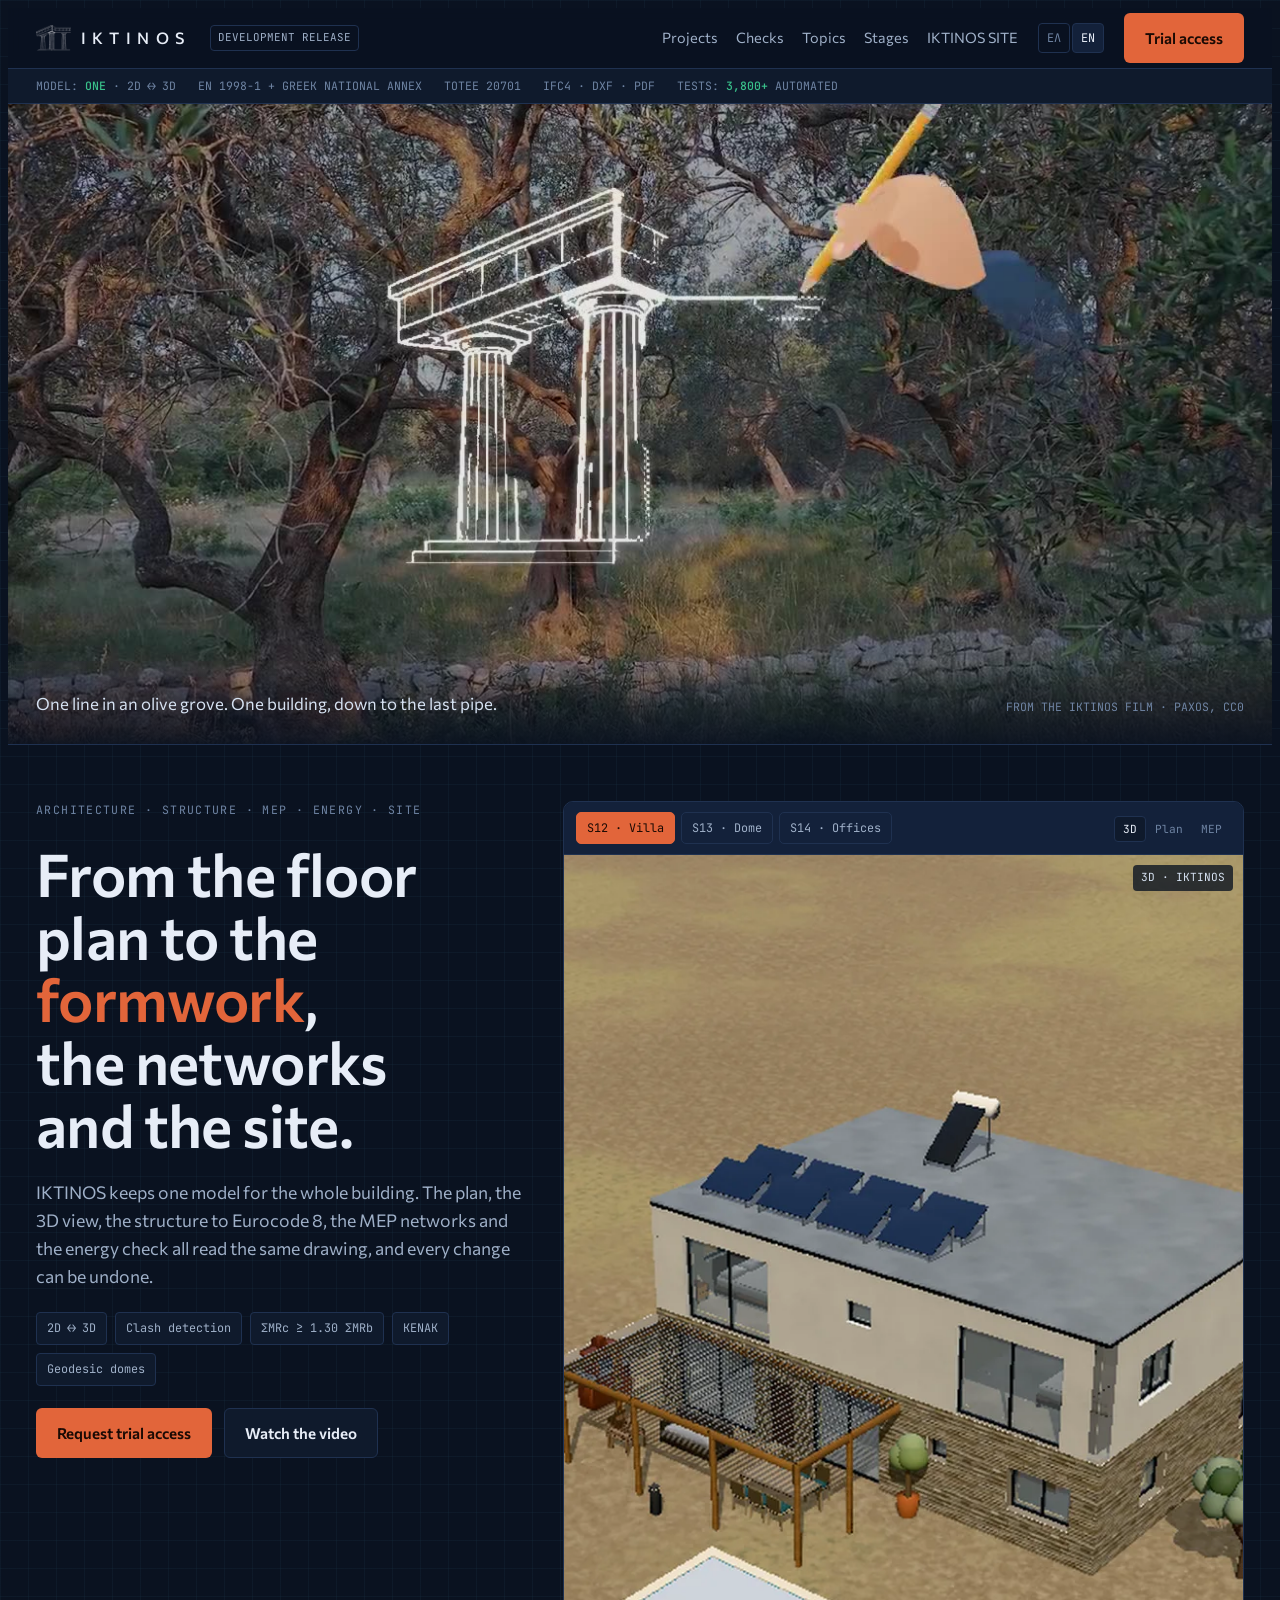
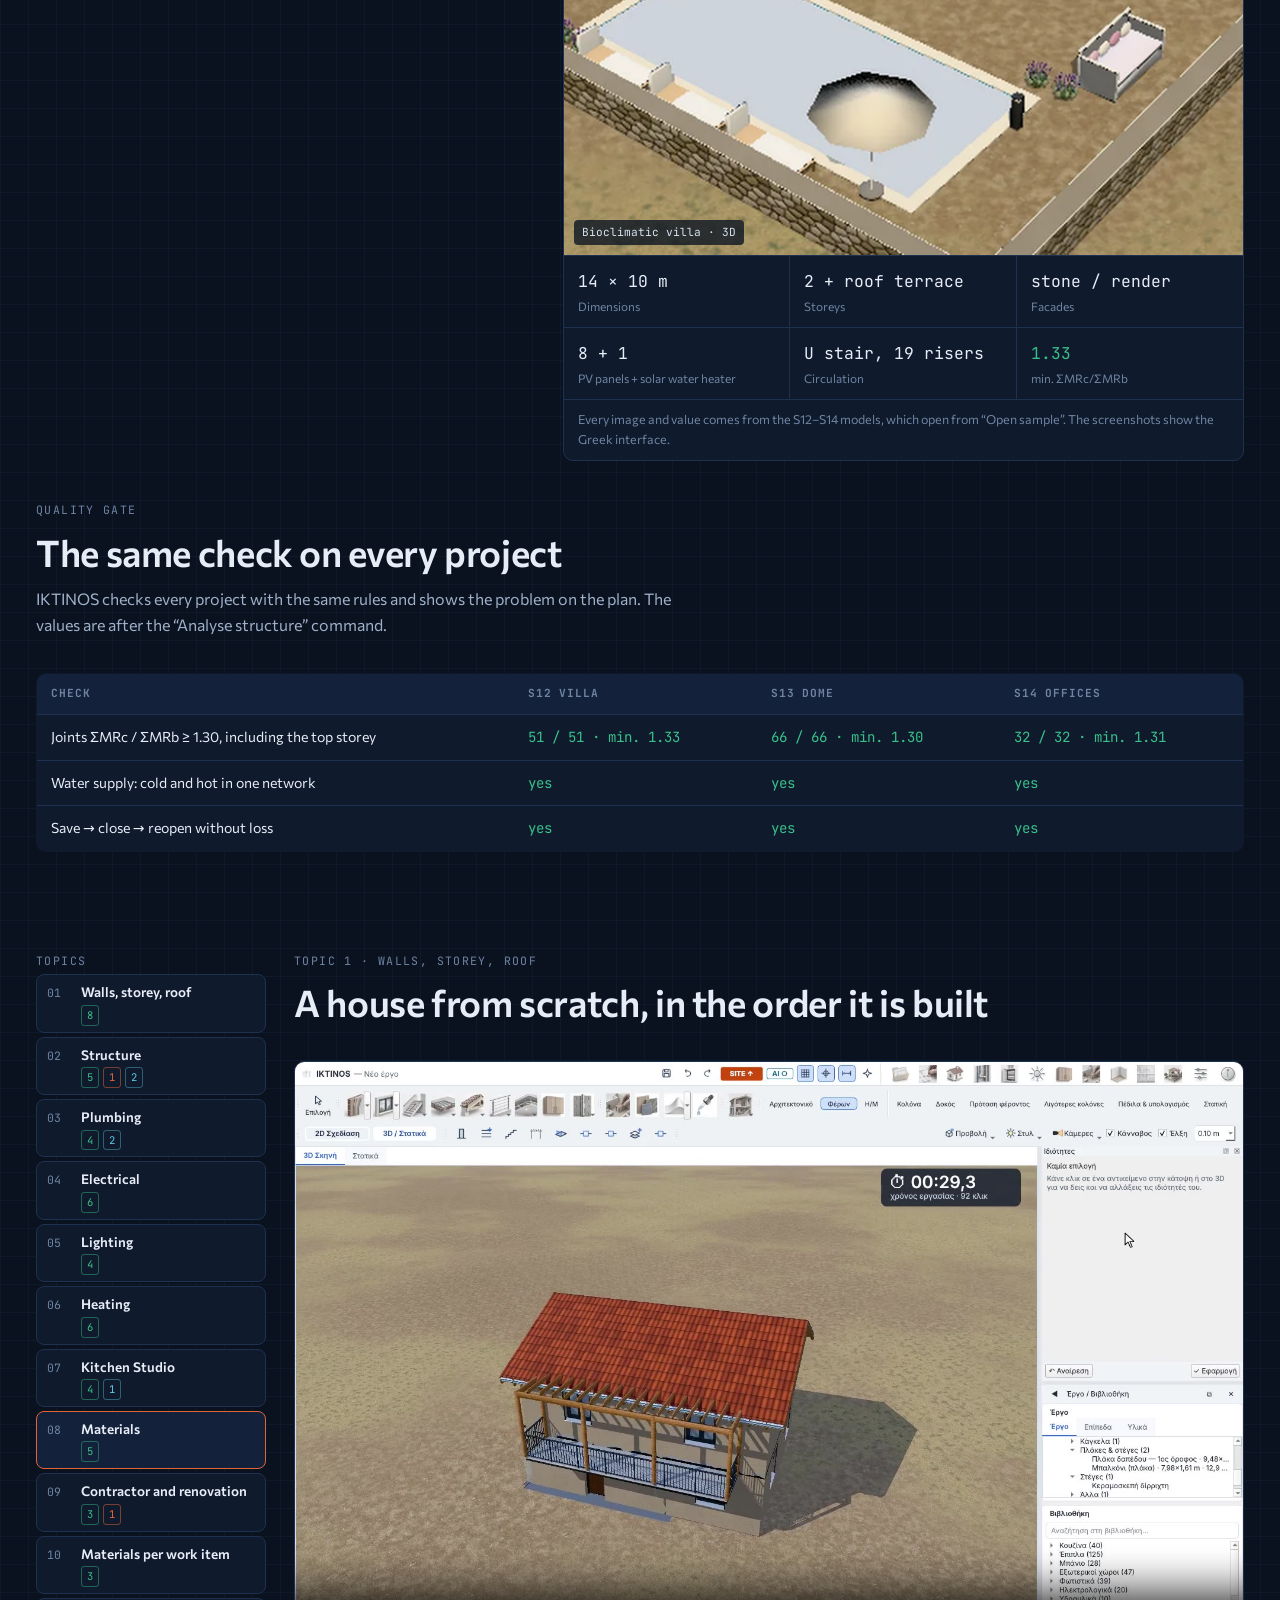
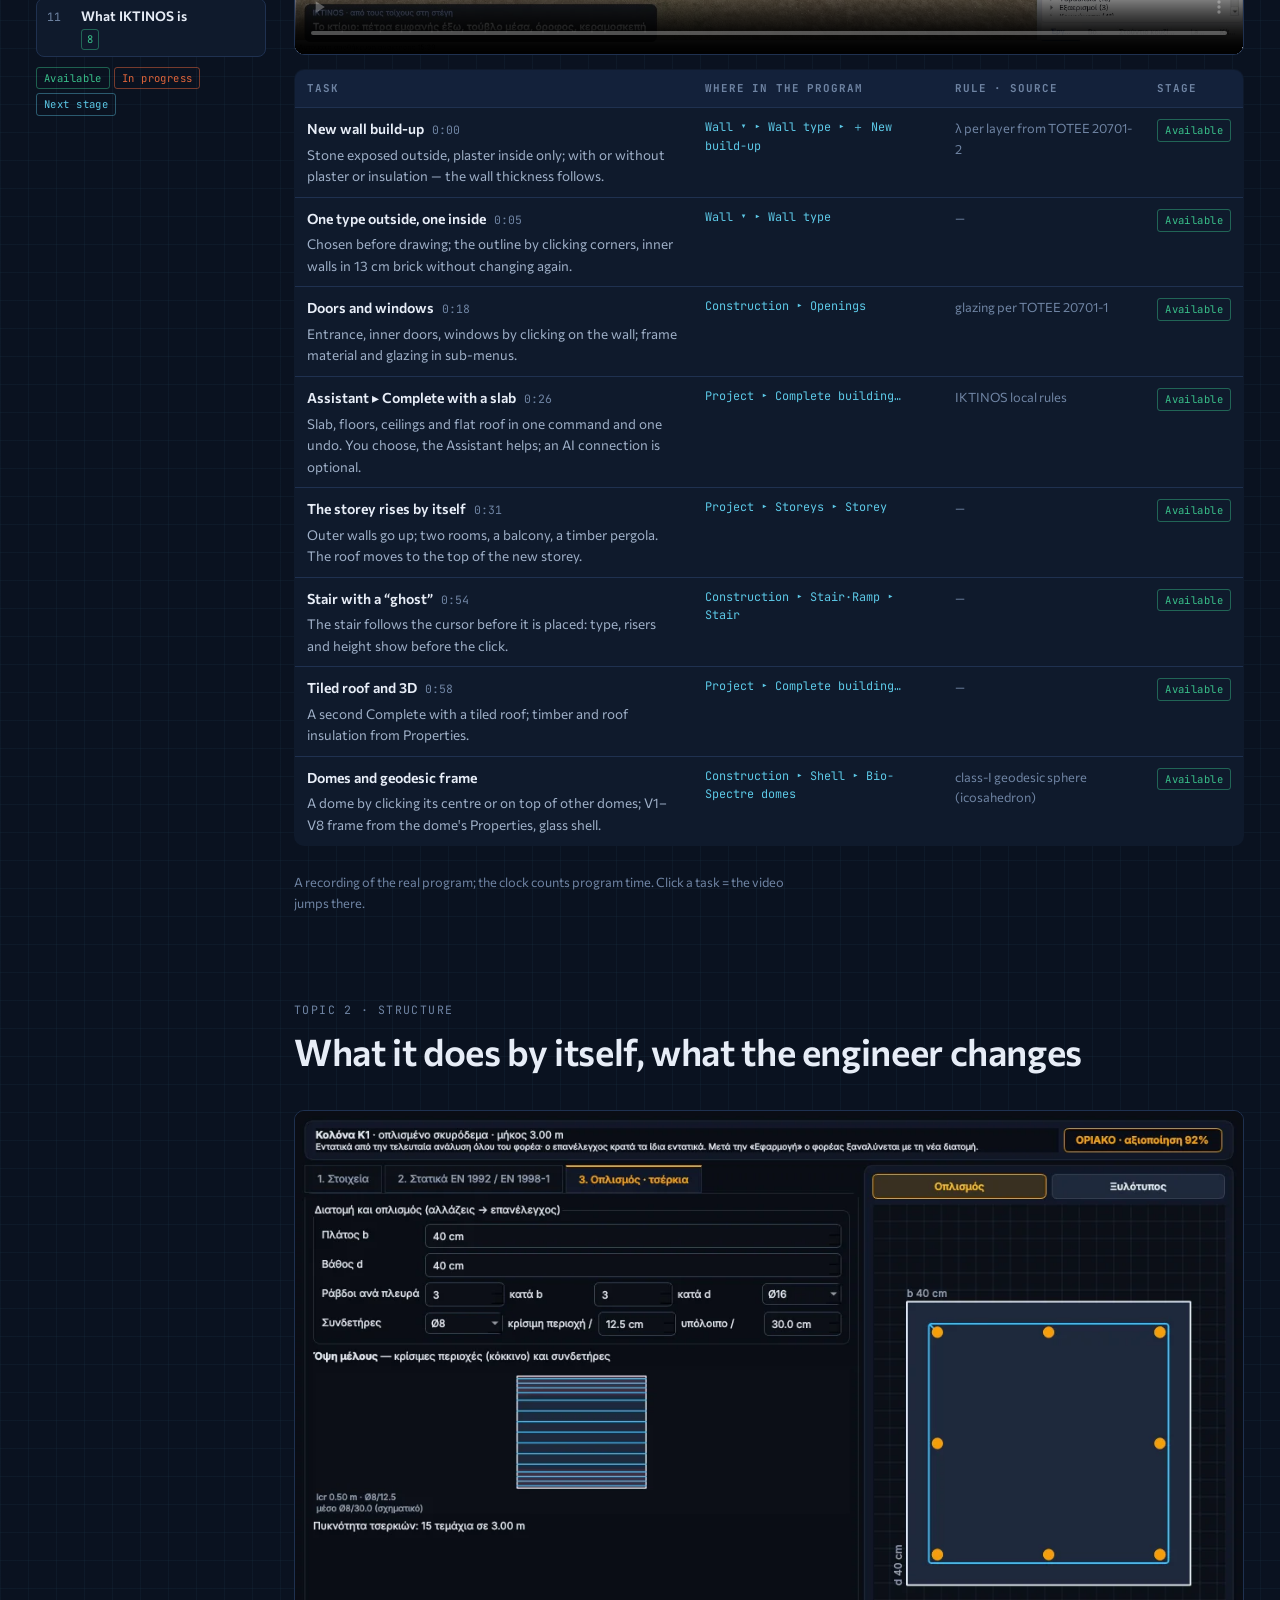
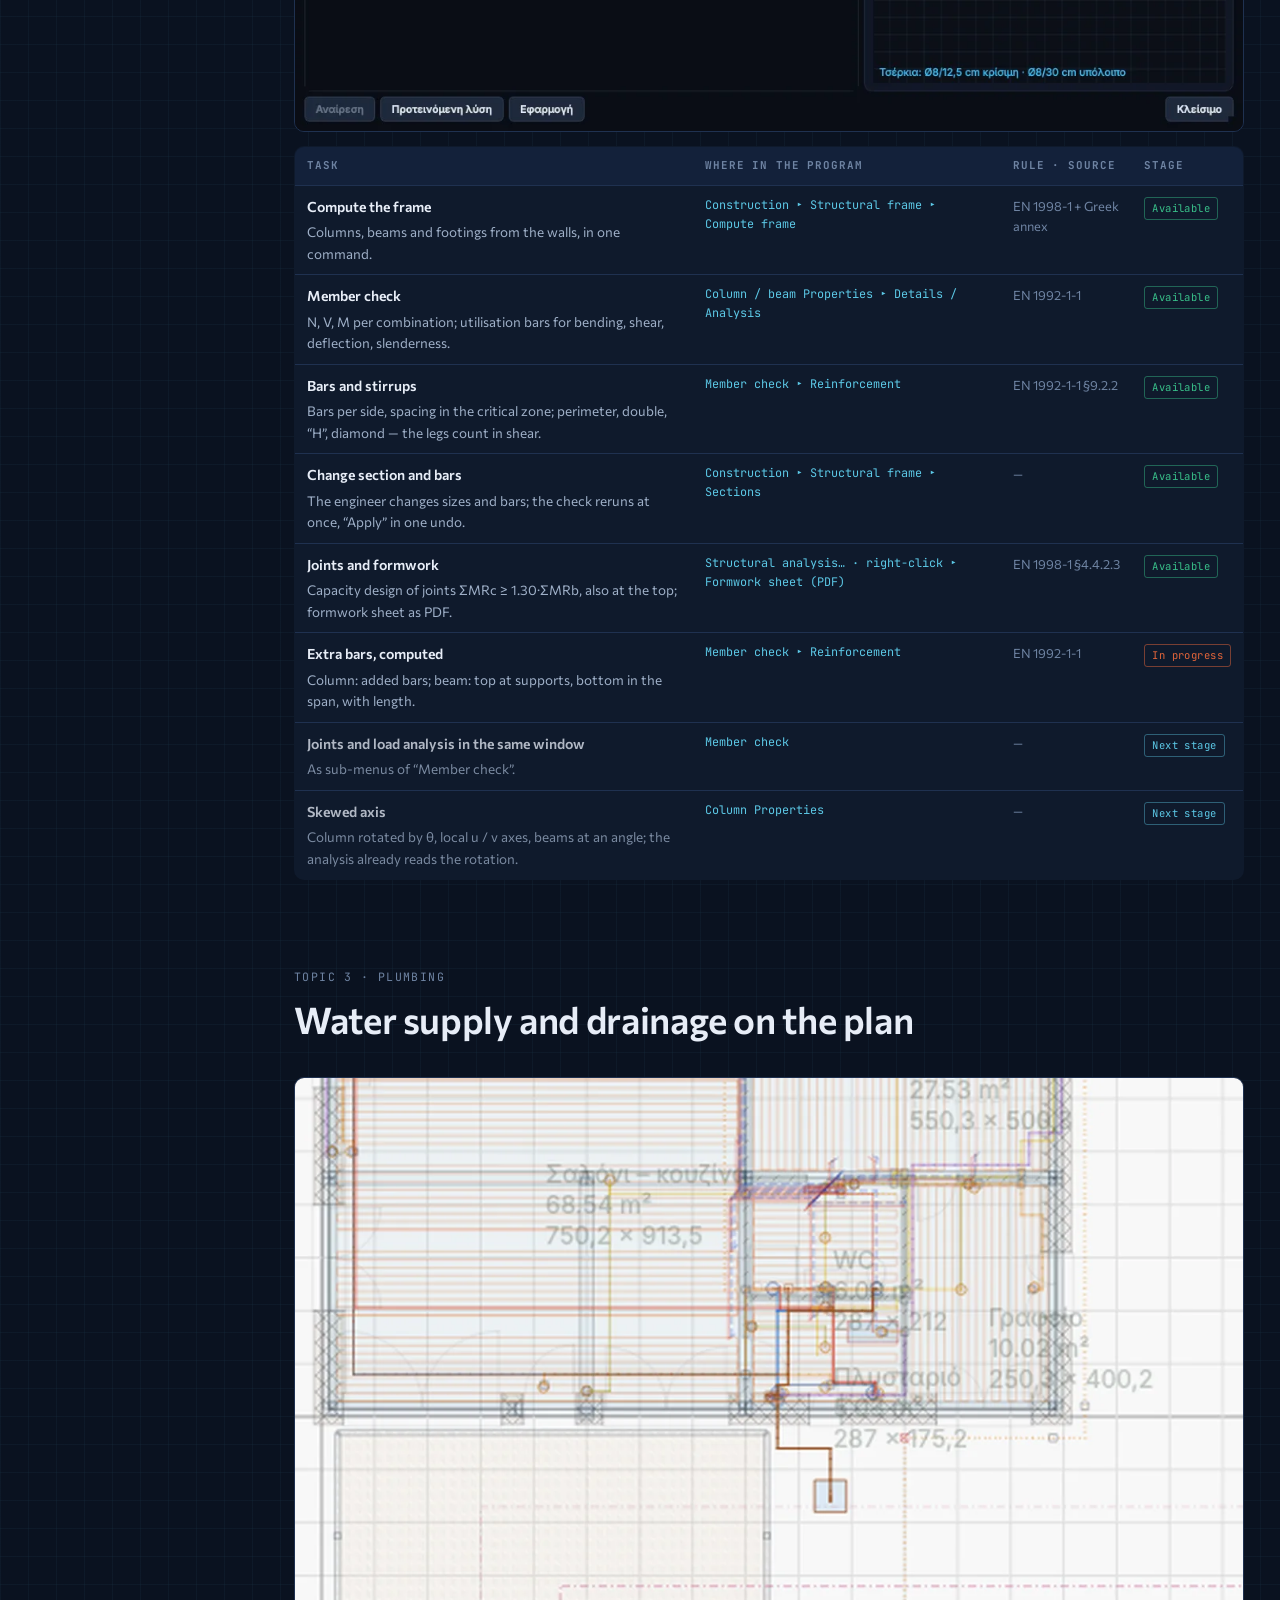
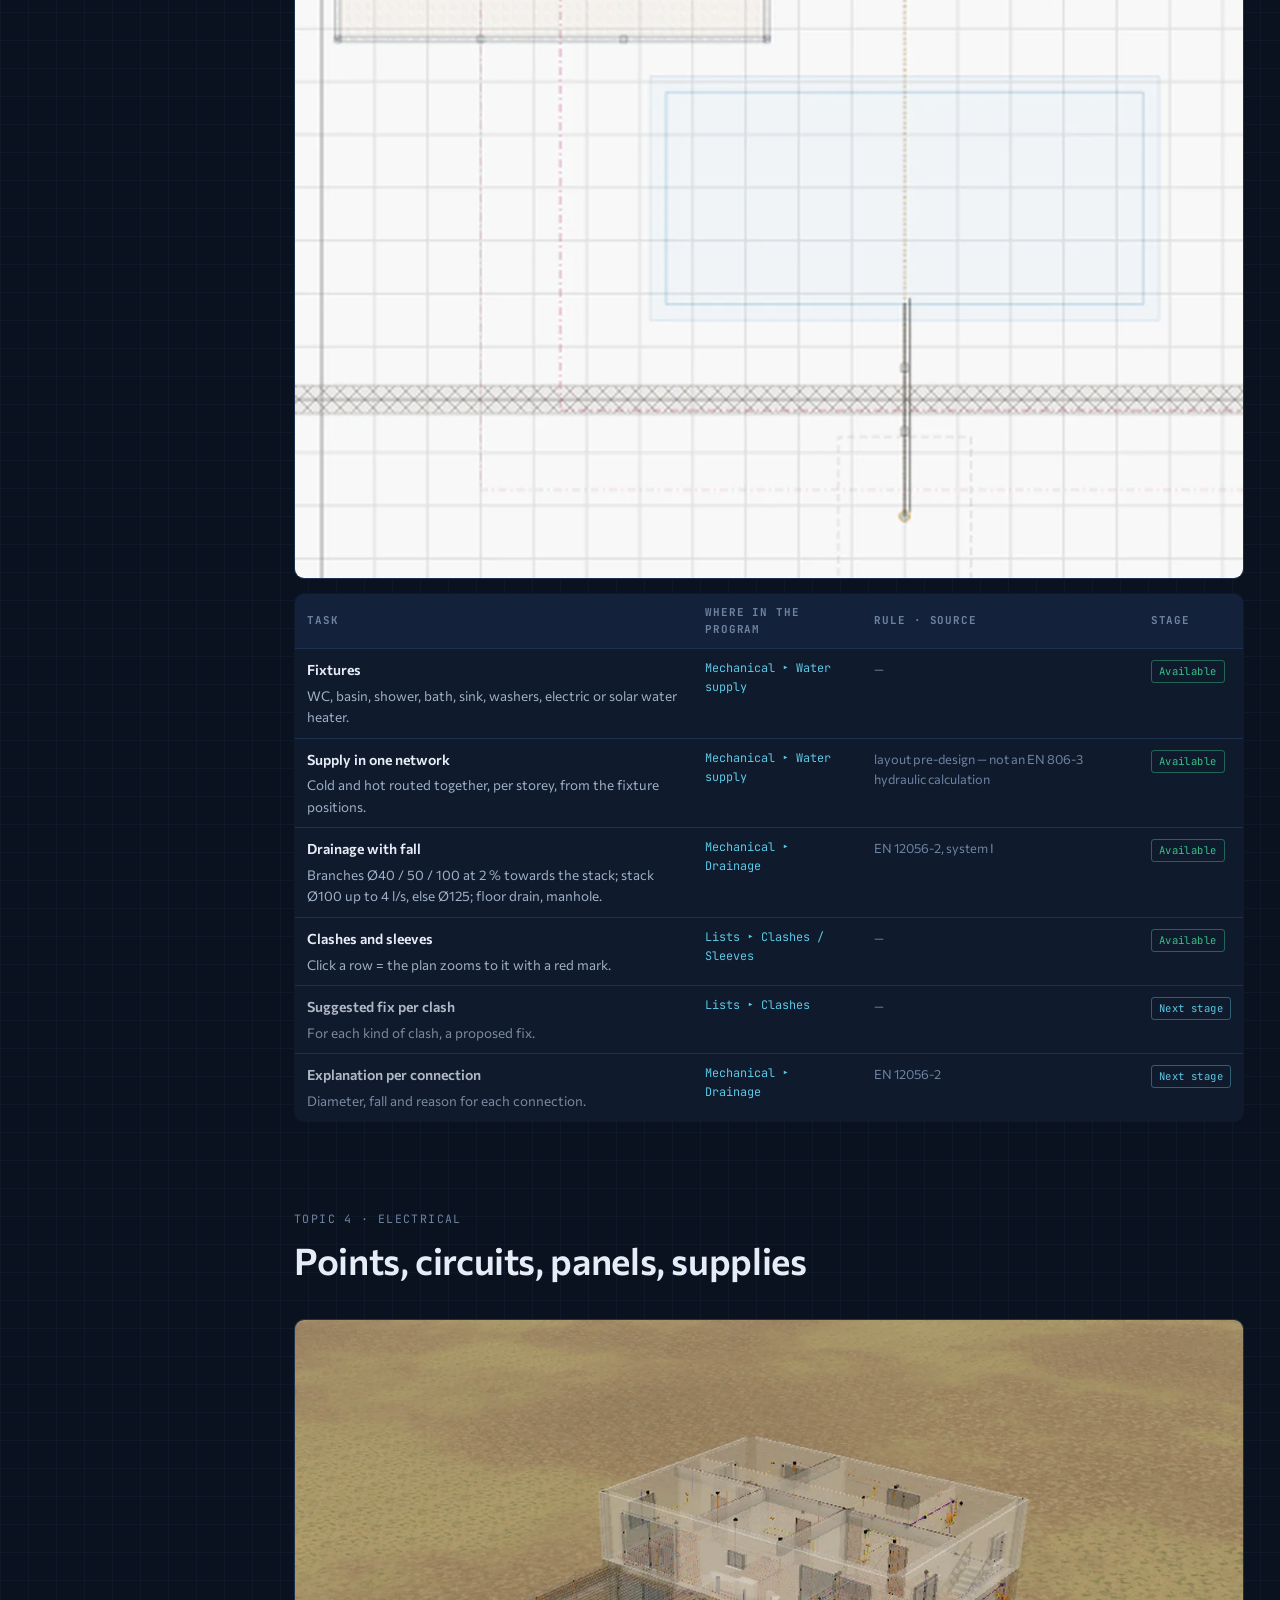
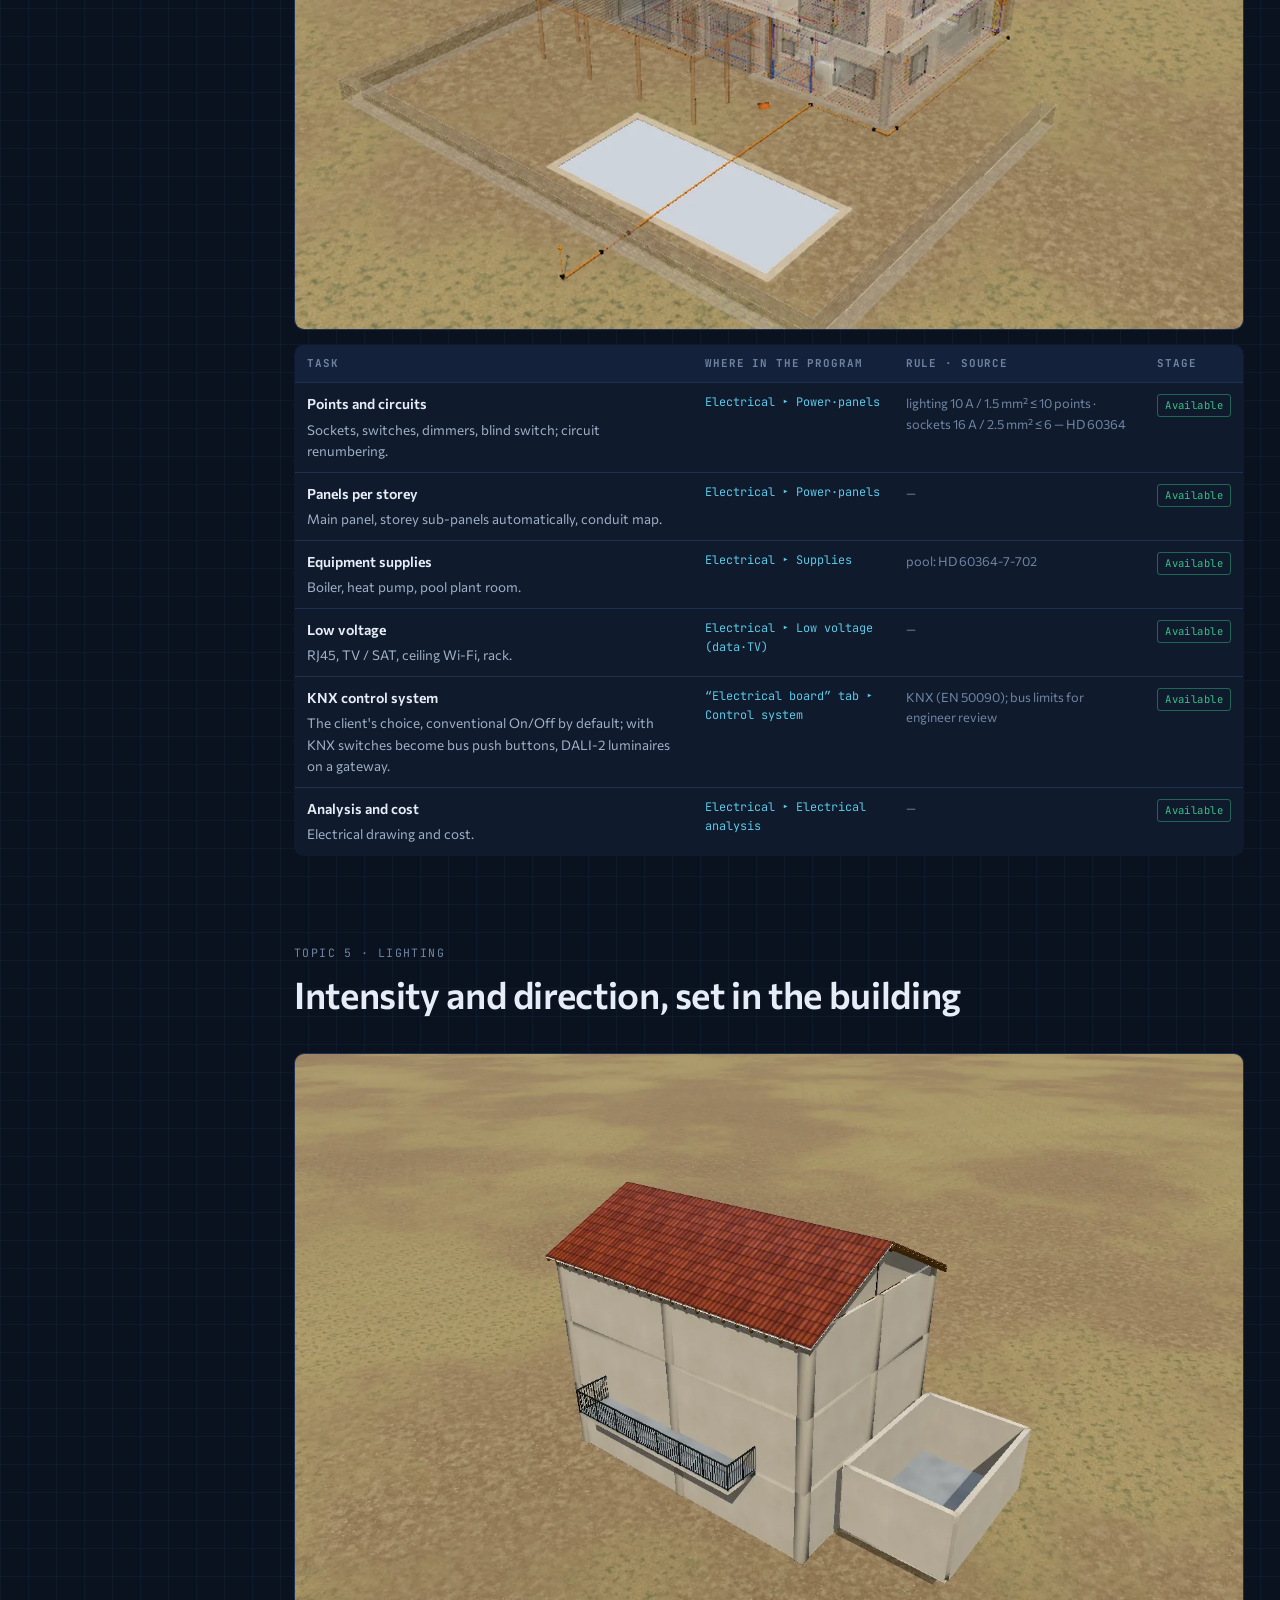
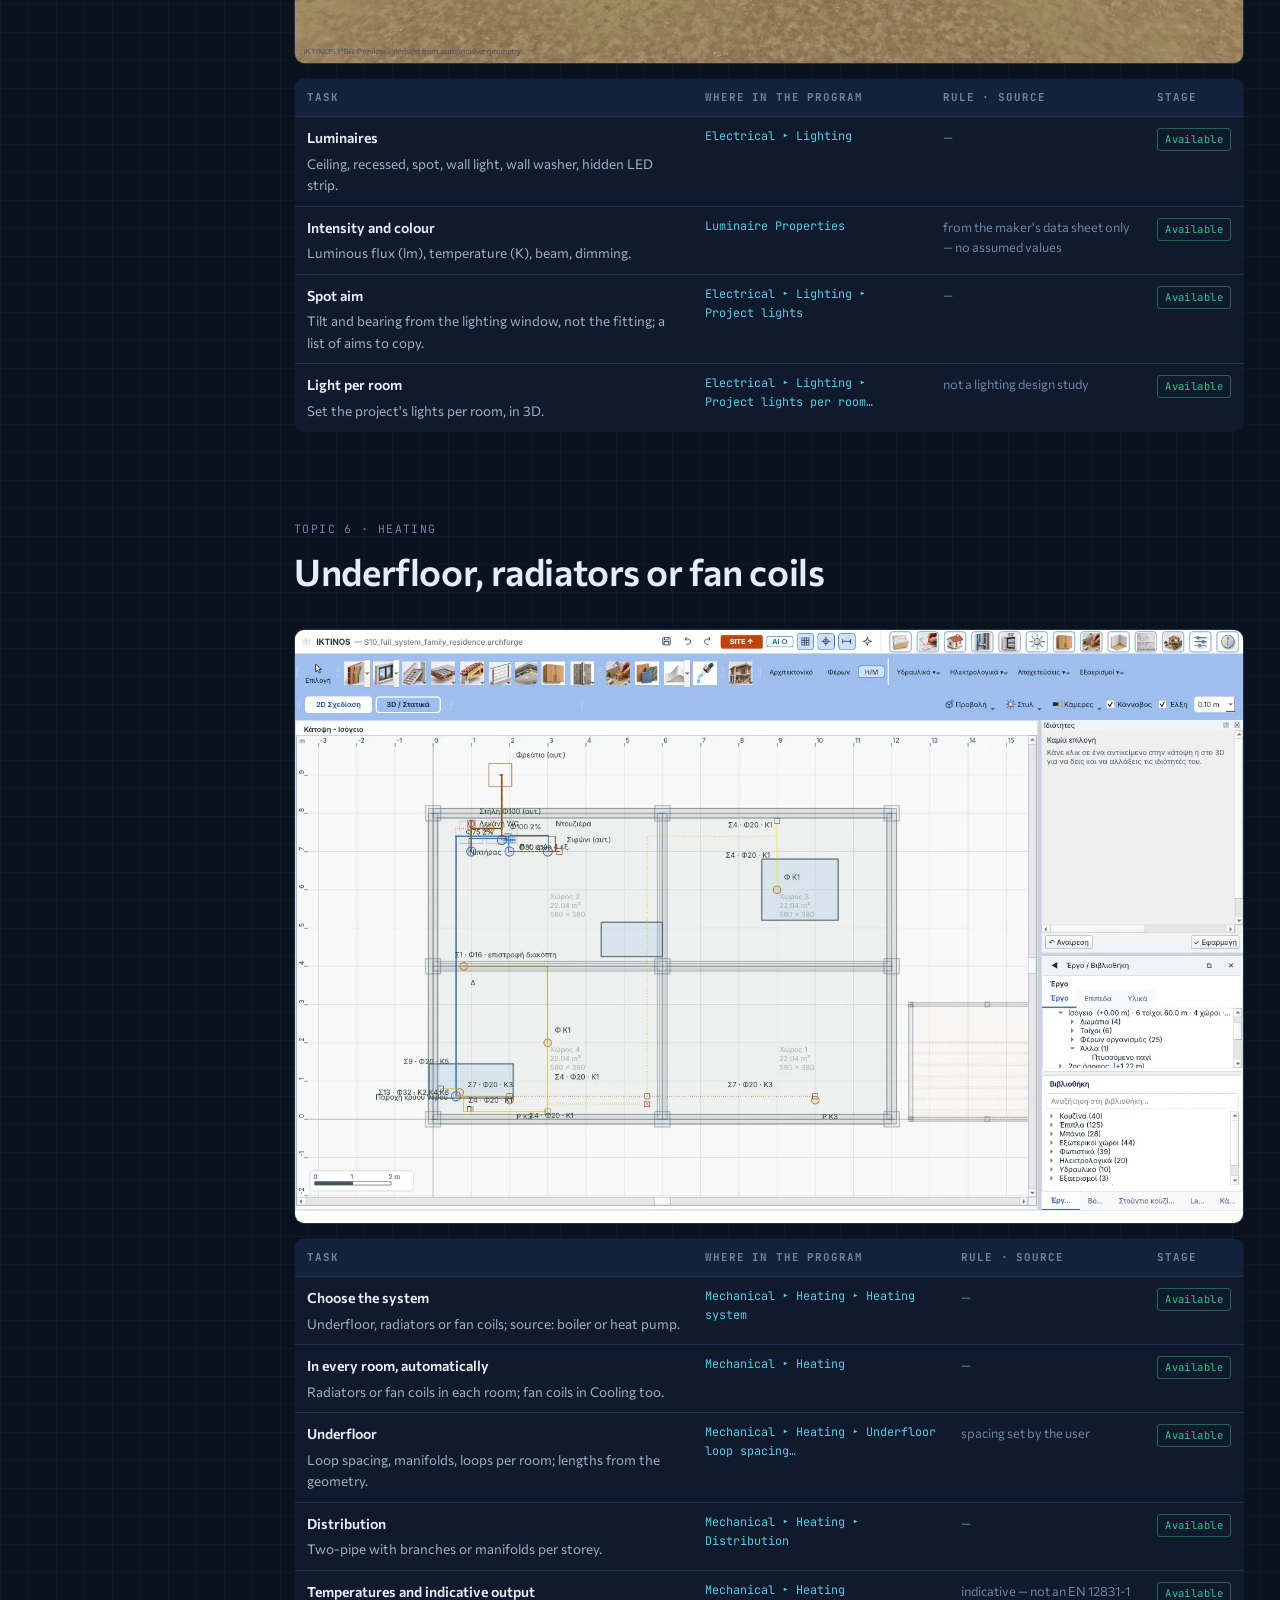
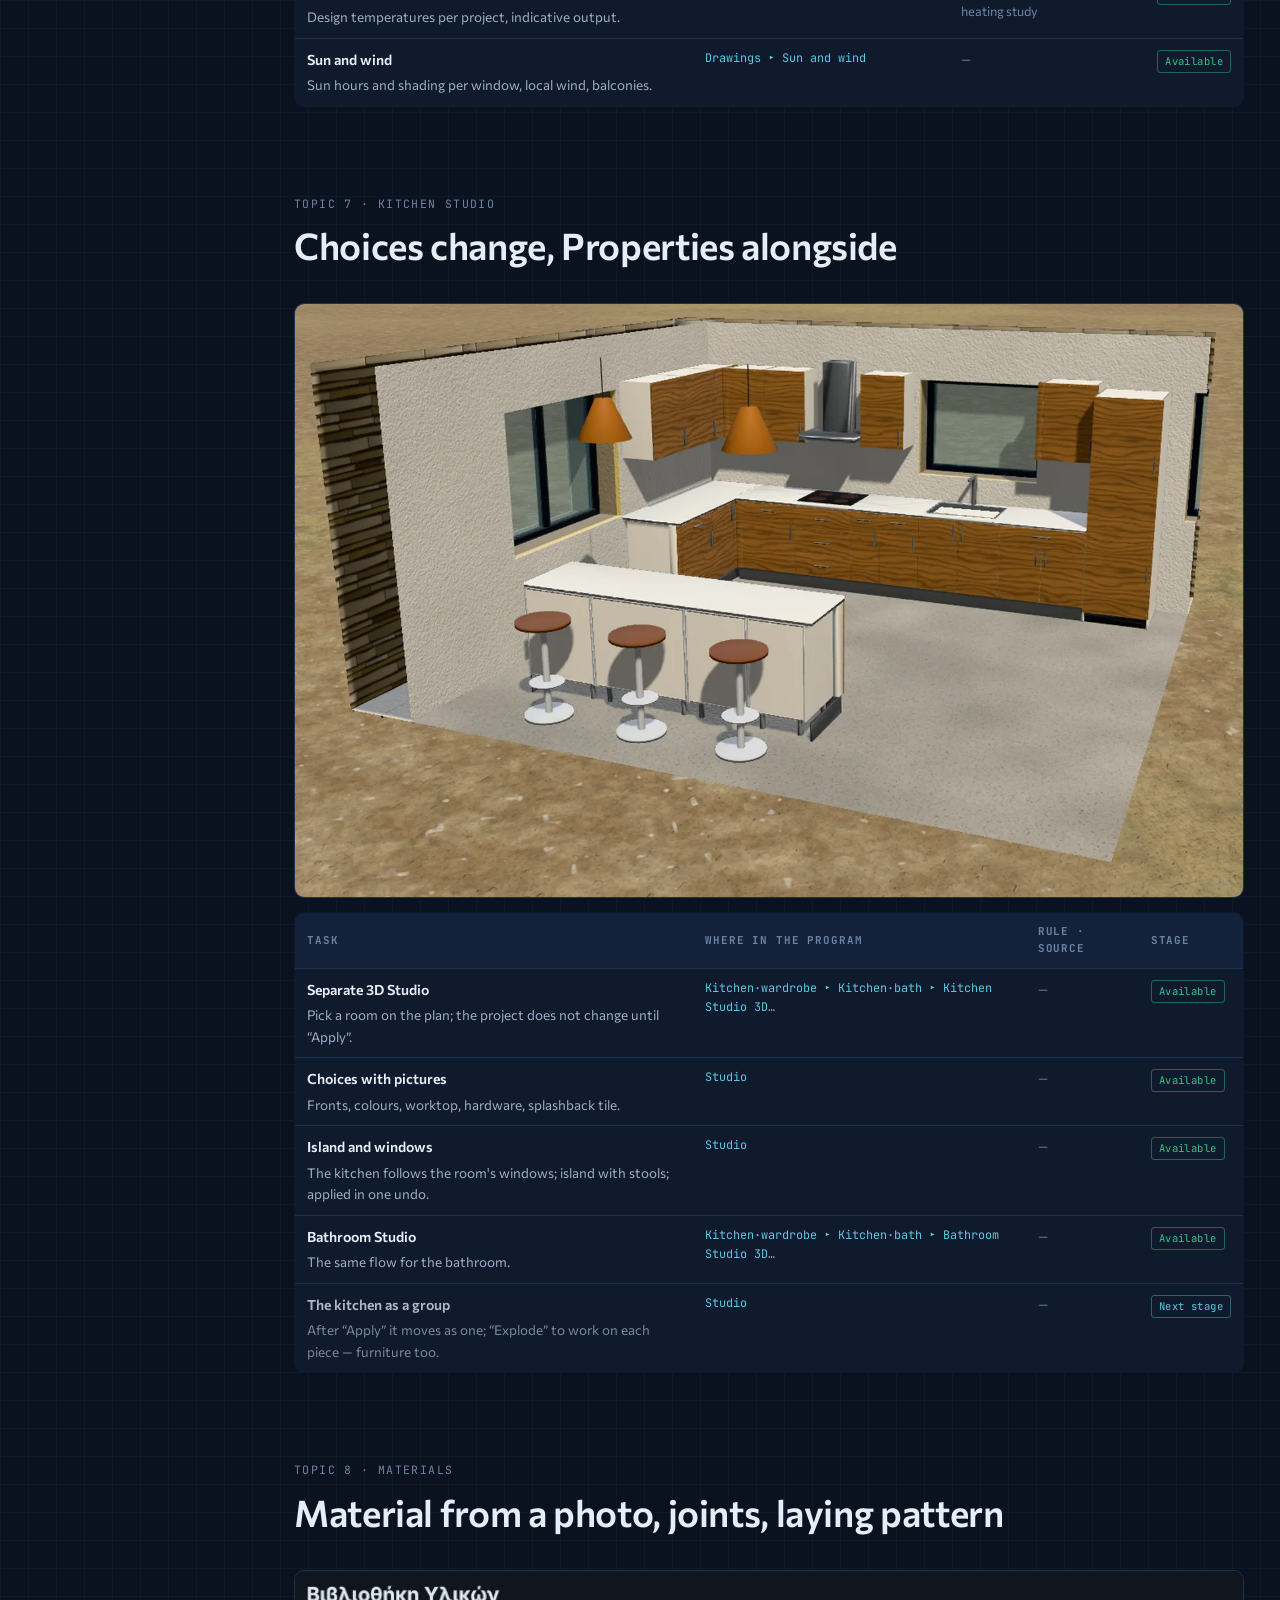
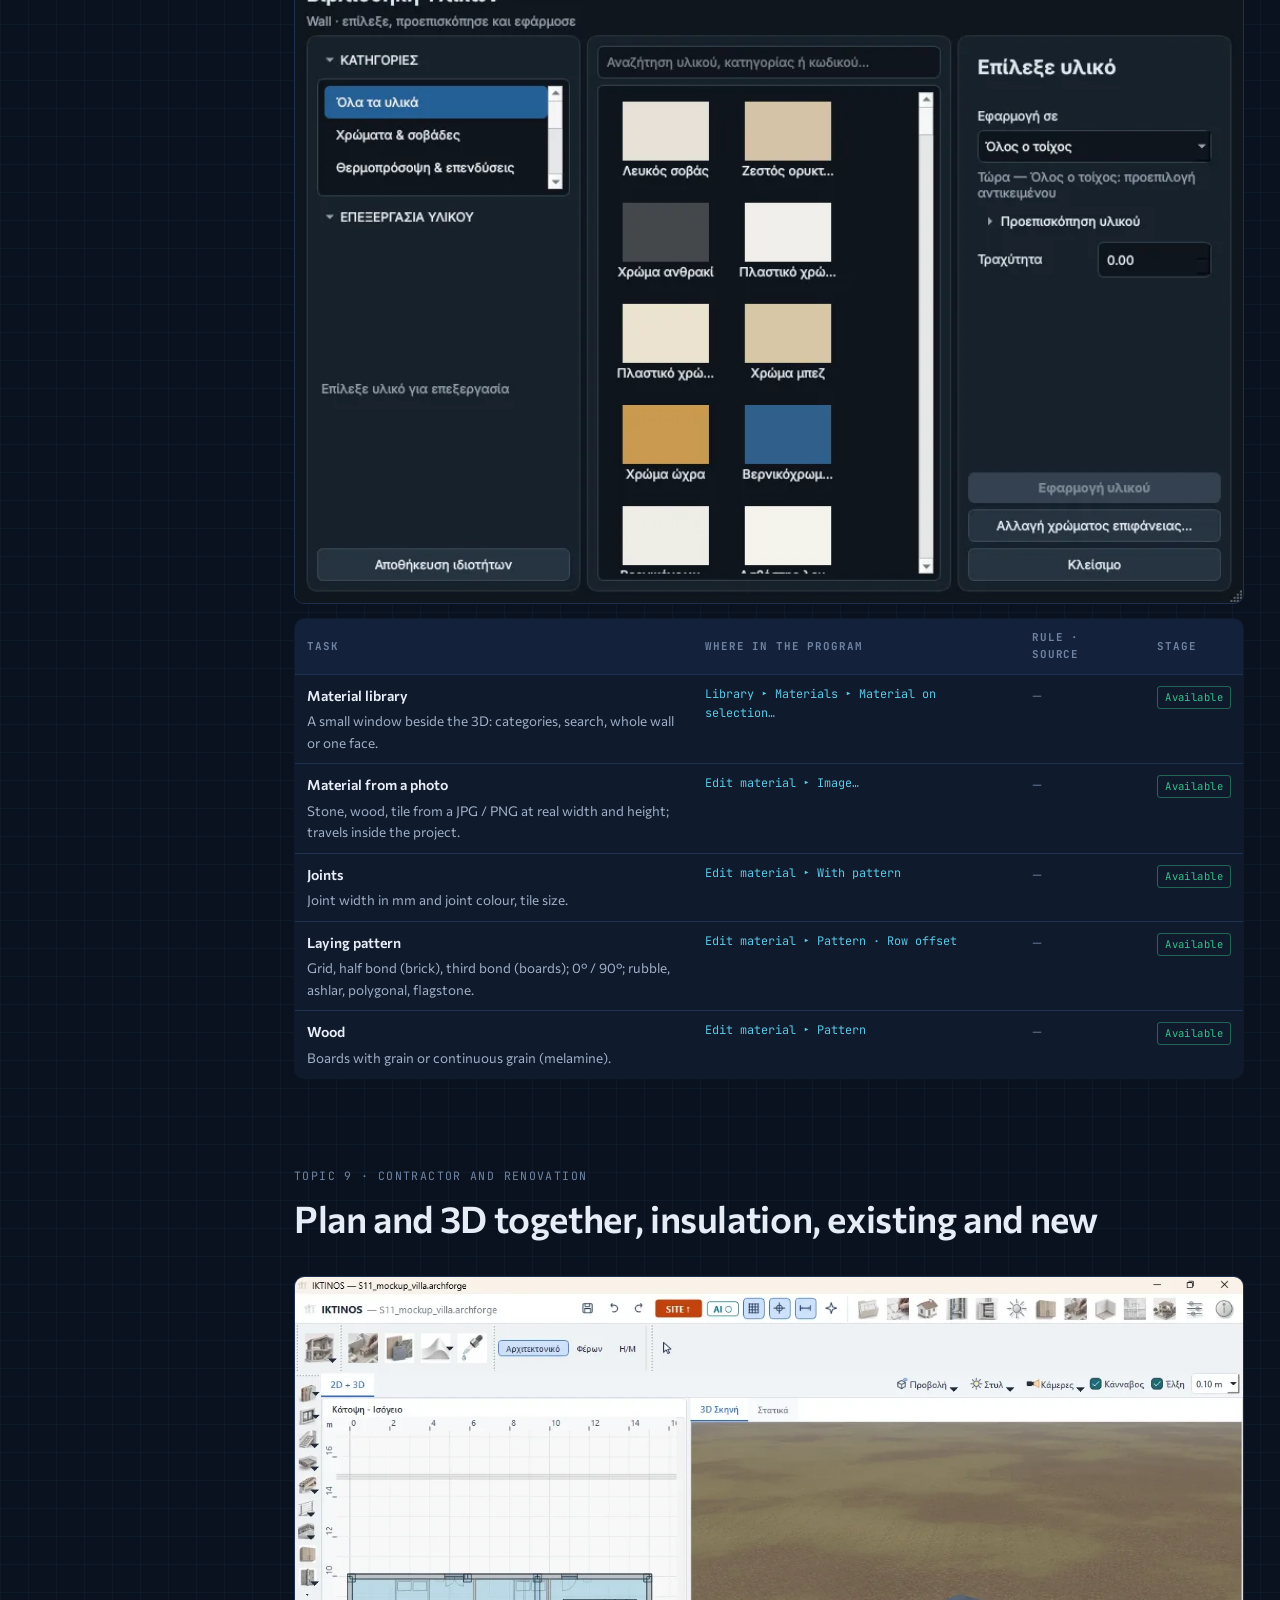
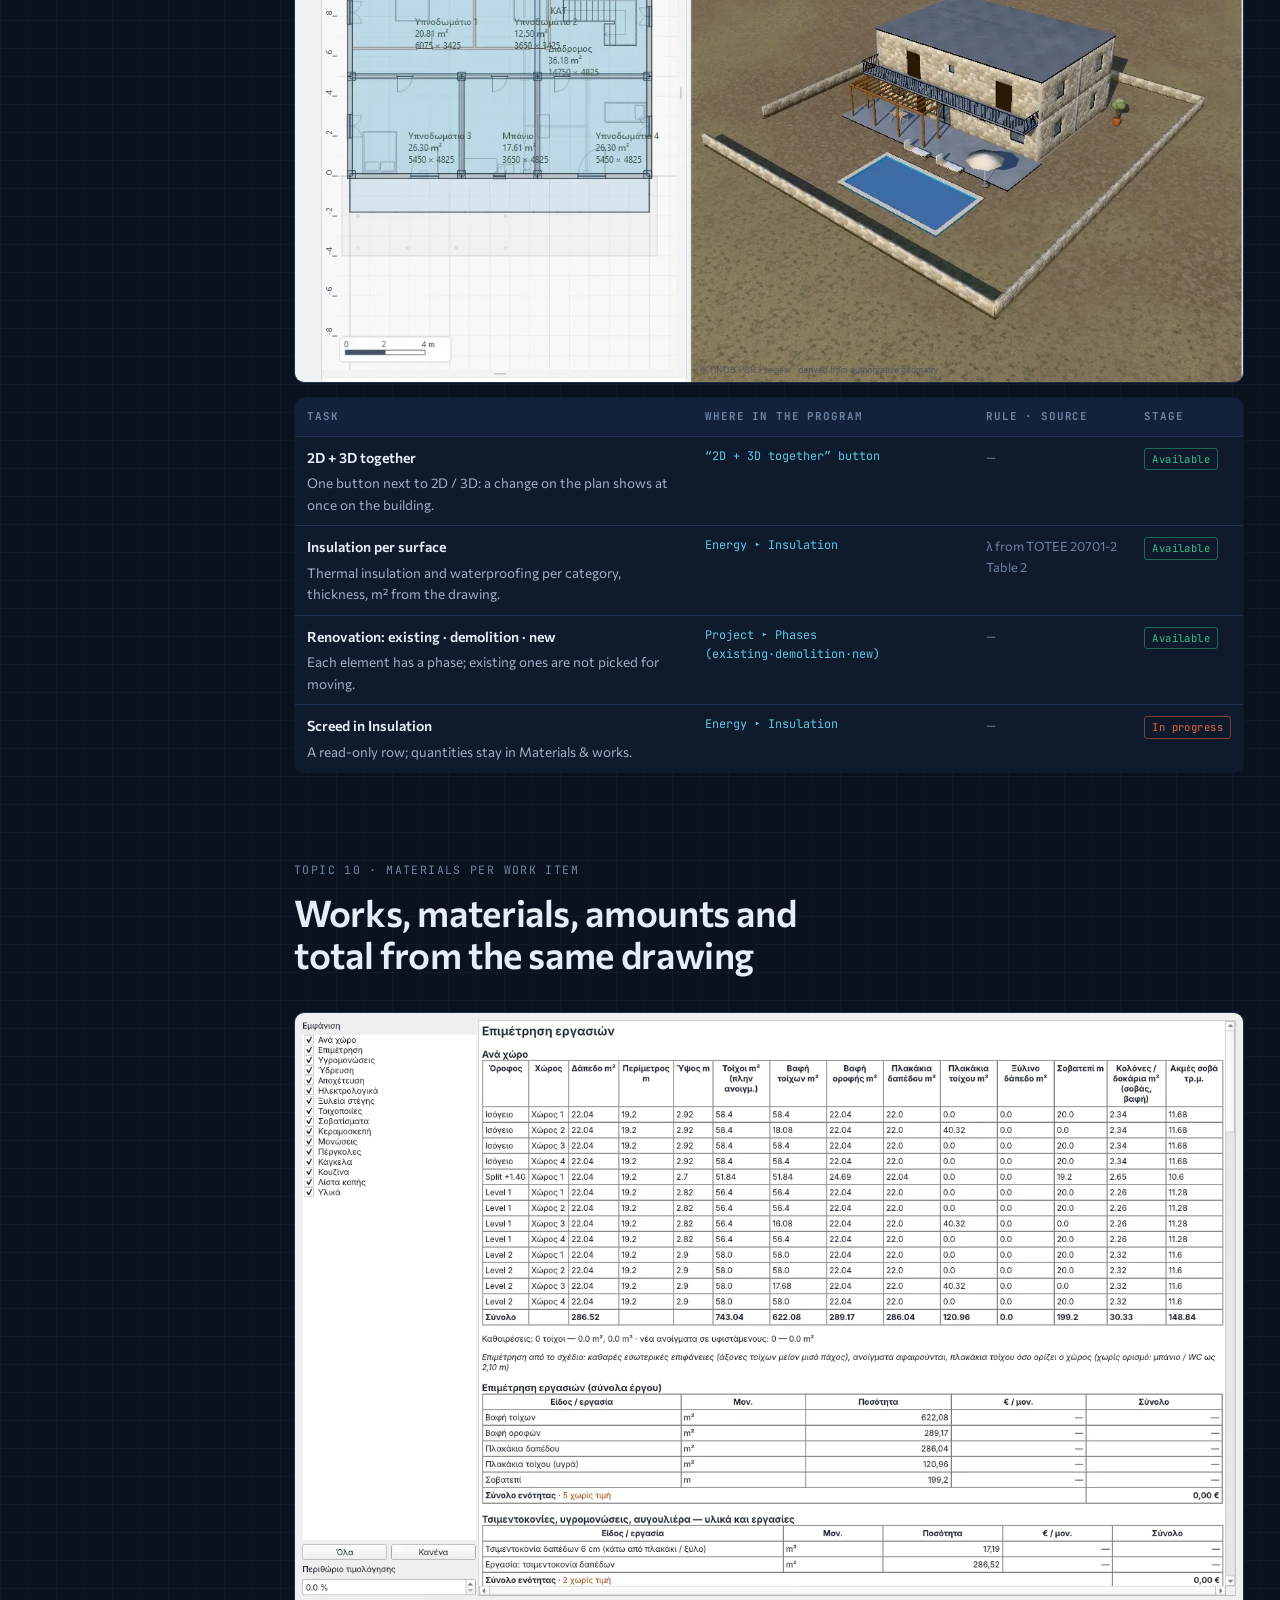
<file: en/index.html>
<!doctype html>
<html lang="en">
<head>
<meta charset="utf-8">
<meta name="viewport" content="width=device-width,initial-scale=1,viewport-fit=cover">
<title>IKTINOS · Architecture, structure and MEP in one model</title>
<meta name="description" content="IKTINOS keeps one model for the whole building: plan, 3D, structure to EN 1998-1, MEP, energy and the construction site. Development release.">
<link rel="canonical" href="https://iktinos.eu/en/">
<link rel="alternate" hreflang="el" href="https://iktinos.eu/">
<link rel="alternate" hreflang="en" href="https://iktinos.eu/en/">
<link rel="alternate" hreflang="x-default" href="https://iktinos.eu/en/">
<meta property="og:type" content="website">
<meta property="og:url" content="https://iktinos.eu/en/">
<meta property="og:title" content="IKTINOS">
<meta property="og:description" content="From floor plan to formwork, to the networks and to the site. One model for the whole building.">
<meta property="og:image" content="https://iktinos.eu/img/intro_poster.jpg">
<meta property="og:locale" content="en_GB">
<meta property="og:locale:alternate" content="el_GR">
<meta name="theme-color" content="#0a1220">
<link rel="icon" type="image/png" href="../img/mark.png">
<link rel="preconnect" href="https://fonts.googleapis.com">
<link rel="preconnect" href="https://fonts.gstatic.com" crossorigin>
<link rel="stylesheet" href="https://fonts.googleapis.com/css2?family=Commissioner:wght@300;400;500;600;700&family=JetBrains+Mono:wght@400;500;600&display=swap">
<link rel="stylesheet" href="../site.css">
</head>
<body>
<header class="top">
  <div class="wrap">
    <a class="brand" href="#top"><img src="../img/mark.png" alt=""><b>IKTINOS</b></a>
    <span class="chip">DEVELOPMENT RELEASE</span>
    <nav class="main" aria-label="Main menu"><a href="#projects">Projects</a><a href="#checks">Checks</a><a href="#toixoi">Topics</a><a href="#stadia">Stages</a><a href="#site">IKTINOS SITE</a></nav>
    <div class="lang" aria-label="Language"><a href="../" hreflang="el" lang="el">ΕΛ</a><span aria-current="true">EN</span></div>
    <a class="btn primary" href="#beta">Trial access</a>
  </div>
</header>
<div class="strip"><div class="wrap">
  <span>MODEL: <b>ONE</b> · 2D ↔ 3D</span><span>EN 1998-1 + GREEK NATIONAL ANNEX</span><span>TOTEE 20701</span><span>IFC4 · DXF · PDF</span><span>TESTS: <b>3,800+</b> AUTOMATED</span>
</div></div>

<main id="top">
  <div class="opener">
    <video id="opener-video" autoplay muted playsinline preload="auto" poster="../img/intro_poster.jpg" src="../img/intro_loop.mp4" aria-label="An olive grove in Greece: a hand draws the temple of the logo, which becomes the IKTINOS start page"></video>
    <div class="over"><div class="wrap"><p>One line in an olive grove. One building, down to the last pipe.</p><span class="t">FROM THE IKTINOS FILM · PAXOS, CC0</span></div></div>
  </div>
  <section class="hero">
    <div class="wrap hero-grid">
      <div class="hero-copy">
        <span class="label">Architecture · Structure · MEP · Energy · Site</span>
        <h1>From the floor plan to the <span class="hl">formwork</span>, the networks and the site.</h1>
        <p class="lede">IKTINOS keeps one model for the whole building. The plan, the 3D view, the structure to Eurocode 8, the MEP networks and the energy check all read the same drawing, and every change can be undone.</p>
        <div class="pills"><span>2D ↔ 3D</span><span>Clash detection</span><span>ΣMRc ≥ 1.30 ΣMRb</span><span>KENAK</span><span>Geodesic domes</span></div>
        <div class="ctas"><a class="btn primary" href="#beta">Request trial access</a><a class="btn ghost" href="#toixoi">Watch the video</a></div>
      </div>

      <div class="vp" id="projects">
        <div class="vp-head">
          <div class="tabs" role="group" aria-label="Project">
            <button type="button" id="t-villa" aria-pressed="true" data-p="villa">S12 · Villa</button>
            <button type="button" id="t-dome" aria-pressed="false" data-p="dome">S13 · Dome</button>
            <button type="button" id="t-off" aria-pressed="false" data-p="off">S14 · Offices</button>
          </div>
          <div class="views" role="group" aria-label="View" id="views"></div>
        </div>
        <div class="vp-body">
          <img id="vp-img" src="../img/villa.webp" alt="" width="1600" height="1000">
          <span class="scale" id="vp-scale">3D · IKTINOS</span>
          <span class="coords" id="vp-cap"></span>
        </div>
        <div class="insp" id="insp"></div>
        <div class="vp-note">Every image and value comes from the S12–S14 models, which open from “Open sample”. The screenshots show the Greek interface.</div>
      </div>
    </div>
  </section>

  <section id="checks" style="padding-top:0">
    <div class="wrap">
      <div class="head">
        <span class="label">Quality gate</span>
        <h2>The same check on every project</h2>
        <p>IKTINOS checks every project with the same rules and shows the problem on the plan. The values are after the “Analyse structure” command.</p>
      </div>
      <div class="tablewrap"><table class="checks">
        <thead><tr><th>Check</th><th>S12 villa</th><th>S13 dome</th><th>S14 offices</th></tr></thead>
        <tbody>
          <tr><td>Joints ΣMRc / ΣMRb ≥ 1.30, including the top storey</td><td class="n ok">51 / 51 · min. 1.33</td><td class="n ok">66 / 66 · min. 1.30</td><td class="n ok">32 / 32 · min. 1.31</td></tr>
          <tr><td>Water supply: cold and hot in one network</td><td class="n ok">yes</td><td class="n ok">yes</td><td class="n ok">yes</td></tr>
          <tr><td>Save → close → reopen without loss</td><td class="n ok">yes</td><td class="n ok">yes</td><td class="n ok">yes</td></tr>
        </tbody>
      </table></div>
    </div>
  </section>

<!-- THEMES:START -->
  <div class="wrap themes-layout"><nav class="side" aria-label="Topics"><span class="label">Topics</span><a href="#toixoi" data-for="toixoi"><span class="no">01</span><b>Walls, storey, roof</b><span class="cnt"><i class="ok" title="Available">8</i></span></a><a href="#statika" data-for="statika"><span class="no">02</span><b>Structure</b><span class="cnt"><i class="ok" title="Available">5</i><i class="wip" title="In progress">1</i><i class="next" title="Next stage">2</i></span></a><a href="#ydravlika" data-for="ydravlika"><span class="no">03</span><b>Plumbing</b><span class="cnt"><i class="ok" title="Available">4</i><i class="next" title="Next stage">2</i></span></a><a href="#ilektrologika" data-for="ilektrologika"><span class="no">04</span><b>Electrical</b><span class="cnt"><i class="ok" title="Available">6</i></span></a><a href="#fotismos" data-for="fotismos"><span class="no">05</span><b>Lighting</b><span class="cnt"><i class="ok" title="Available">4</i></span></a><a href="#thermansi" data-for="thermansi"><span class="no">06</span><b>Heating</b><span class="cnt"><i class="ok" title="Available">6</i></span></a><a href="#stoudio" data-for="stoudio"><span class="no">07</span><b>Kitchen Studio</b><span class="cnt"><i class="ok" title="Available">4</i><i class="next" title="Next stage">1</i></span></a><a href="#ylika" data-for="ylika"><span class="no">08</span><b>Materials</b><span class="cnt"><i class="ok" title="Available">5</i></span></a><a href="#ergolavos" data-for="ergolavos"><span class="no">09</span><b>Contractor and renovation</b><span class="cnt"><i class="ok" title="Available">3</i><i class="wip" title="In progress">1</i></span></a><a href="#epimetrisi" data-for="epimetrisi"><span class="no">10</span><b>Materials per work item</b><span class="cnt"><i class="ok" title="Available">3</i></span></a><a href="#ti-einai" data-for="ti-einai"><span class="no">11</span><b>What IKTINOS is</b><span class="cnt"><i class="ok" title="Available">8</i></span></a><span class="legend"><span class="stg ok">Available</span><span class="stg wip">In progress</span><span class="stg next">Next stage</span></span></nav><div class="themes-main">
  <section id="toixoi" class="theme" style="padding-top:0">
    <div>
      <div class="head"><span class="label">Topic 1 · Walls, storey, roof</span><h2>A house from scratch, in the order it is built</h2></div>
      <div class="theme-stack"><div class="theme-media"><video controls playsinline preload="metadata" poster="../img/toixoi_poster.jpg" src="../img/toixoi.mp4" aria-label="A house from scratch, in the order it is built"></video></div><div class="tablewrap"><table class="ttab"><thead><tr><th>Task</th><th>Where in the program</th><th>Rule · source</th><th>Stage</th></tr></thead><tbody><tr class="ok" data-t="0"><td data-h="Task"><button type="button"><b>New wall build-up</b><i>0:00</i></button><span class="d">Stone exposed outside, plaster inside only; with or without plaster or insulation — the wall thickness follows.</span></td><td data-h="Where in the program" class="w">Wall ▾ ▸ Wall type ▸ ＋ New build-up</td><td data-h="Rule · source" class="r">λ per layer from TOTEE 20701-2</td><td data-h="Stage"><span class="stg ok">Available</span></td></tr><tr class="ok" data-t="5"><td data-h="Task"><button type="button"><b>One type outside, one inside</b><i>0:05</i></button><span class="d">Chosen before drawing; the outline by clicking corners, inner walls in 13 cm brick without changing again.</span></td><td data-h="Where in the program" class="w">Wall ▾ ▸ Wall type</td><td data-h="Rule · source" class="r">—</td><td data-h="Stage"><span class="stg ok">Available</span></td></tr><tr class="ok" data-t="18"><td data-h="Task"><button type="button"><b>Doors and windows</b><i>0:18</i></button><span class="d">Entrance, inner doors, windows by clicking on the wall; frame material and glazing in sub-menus.</span></td><td data-h="Where in the program" class="w">Construction ▸ Openings</td><td data-h="Rule · source" class="r">glazing per TOTEE 20701-1</td><td data-h="Stage"><span class="stg ok">Available</span></td></tr><tr class="ok" data-t="26"><td data-h="Task"><button type="button"><b>Assistant ▸ Complete with a slab</b><i>0:26</i></button><span class="d">Slab, floors, ceilings and flat roof in one command and one undo. You choose, the Assistant helps; an AI connection is optional.</span></td><td data-h="Where in the program" class="w">Project ▸ Complete building…</td><td data-h="Rule · source" class="r">IKTINOS local rules</td><td data-h="Stage"><span class="stg ok">Available</span></td></tr><tr class="ok" data-t="31"><td data-h="Task"><button type="button"><b>The storey rises by itself</b><i>0:31</i></button><span class="d">Outer walls go up; two rooms, a balcony, a timber pergola. The roof moves to the top of the new storey.</span></td><td data-h="Where in the program" class="w">Project ▸ Storeys ▸ Storey</td><td data-h="Rule · source" class="r">—</td><td data-h="Stage"><span class="stg ok">Available</span></td></tr><tr class="ok" data-t="54"><td data-h="Task"><button type="button"><b>Stair with a “ghost”</b><i>0:54</i></button><span class="d">The stair follows the cursor before it is placed: type, risers and height show before the click.</span></td><td data-h="Where in the program" class="w">Construction ▸ Stair·Ramp ▸ Stair</td><td data-h="Rule · source" class="r">—</td><td data-h="Stage"><span class="stg ok">Available</span></td></tr><tr class="ok" data-t="58"><td data-h="Task"><button type="button"><b>Tiled roof and 3D</b><i>0:58</i></button><span class="d">A second Complete with a tiled roof; timber and roof insulation from Properties.</span></td><td data-h="Where in the program" class="w">Project ▸ Complete building…</td><td data-h="Rule · source" class="r">—</td><td data-h="Stage"><span class="stg ok">Available</span></td></tr><tr class="ok" data-img="../img/geodesic.webp"><td data-h="Task"><button type="button"><b>Domes and geodesic frame</b></button><span class="d">A dome by clicking its centre or on top of other domes; V1–V8 frame from the dome&#x27;s Properties, glass shell.</span></td><td data-h="Where in the program" class="w">Construction ▸ Shell ▸ Bio-Spectre domes</td><td data-h="Rule · source" class="r">class-I geodesic sphere (icosahedron)</td><td data-h="Stage"><span class="stg ok">Available</span></td></tr></tbody></table></div><p class="fine">A recording of the real program; the clock counts program time. Click a task = the video jumps there.</p></div>
    </div>
  </section>
  <section id="statika" class="theme" style="padding-top:0">
    <div>
      <div class="head"><span class="label">Topic 2 · Structure</span><h2>What it does by itself, what the engineer changes</h2></div>
      <div class="theme-stack"><div class="theme-media"><img src="../img/oplismos_kolona_tab3.webp" alt="What it does by itself, what the engineer changes" loading="lazy" data-swap></div><div class="tablewrap"><table class="ttab"><thead><tr><th>Task</th><th>Where in the program</th><th>Rule · source</th><th>Stage</th></tr></thead><tbody><tr class="ok" data-img="../img/frame.webp"><td data-h="Task"><button type="button"><b>Compute the frame</b></button><span class="d">Columns, beams and footings from the walls, in one command.</span></td><td data-h="Where in the program" class="w">Construction ▸ Structural frame ▸ Compute frame</td><td data-h="Rule · source" class="r">EN 1998-1 + Greek annex</td><td data-h="Stage"><span class="stg ok">Available</span></td></tr><tr class="ok" data-img="../img/oplismos_kolona_tab2.webp"><td data-h="Task"><button type="button"><b>Member check</b></button><span class="d">N, V, M per combination; utilisation bars for bending, shear, deflection, slenderness.</span></td><td data-h="Where in the program" class="w">Column / beam Properties ▸ Details / Analysis</td><td data-h="Rule · source" class="r">EN 1992-1-1</td><td data-h="Stage"><span class="stg ok">Available</span></td></tr><tr class="ok" data-img="../img/oplismos_kolona_tab3.webp"><td data-h="Task"><button type="button"><b>Bars and stirrups</b></button><span class="d">Bars per side, spacing in the critical zone; perimeter, double, “H”, diamond — the legs count in shear.</span></td><td data-h="Where in the program" class="w">Member check ▸ Reinforcement</td><td data-h="Rule · source" class="r">EN 1992-1-1 §9.2.2</td><td data-h="Stage"><span class="stg ok">Available</span></td></tr><tr class="ok" data-img="../img/oplismos_dokos_tab3.webp"><td data-h="Task"><button type="button"><b>Change section and bars</b></button><span class="d">The engineer changes sizes and bars; the check reruns at once, “Apply” in one undo.</span></td><td data-h="Where in the program" class="w">Construction ▸ Structural frame ▸ Sections</td><td data-h="Rule · source" class="r">—</td><td data-h="Stage"><span class="stg ok">Available</span></td></tr><tr class="ok" data-img="../img/formwork.webp"><td data-h="Task"><button type="button"><b>Joints and formwork</b></button><span class="d">Capacity design of joints ΣMRc ≥ 1.30·ΣMRb, also at the top; formwork sheet as PDF.</span></td><td data-h="Where in the program" class="w">Structural analysis… · right-click ▸ Formwork sheet (PDF)</td><td data-h="Rule · source" class="r">EN 1998-1 §4.4.2.3</td><td data-h="Stage"><span class="stg ok">Available</span></td></tr><tr class="wip"><td data-h="Task"><b>Extra bars, computed</b><span class="d">Column: added bars; beam: top at supports, bottom in the span, with length.</span></td><td data-h="Where in the program" class="w">Member check ▸ Reinforcement</td><td data-h="Rule · source" class="r">EN 1992-1-1</td><td data-h="Stage"><span class="stg wip">In progress</span></td></tr><tr class="next"><td data-h="Task"><b>Joints and load analysis in the same window</b><span class="d">As sub-menus of “Member check”.</span></td><td data-h="Where in the program" class="w">Member check</td><td data-h="Rule · source" class="r">—</td><td data-h="Stage"><span class="stg next">Next stage</span></td></tr><tr class="next"><td data-h="Task"><b>Skewed axis</b><span class="d">Column rotated by θ, local u / v axes, beams at an angle; the analysis already reads the rotation.</span></td><td data-h="Where in the program" class="w">Column Properties</td><td data-h="Rule · source" class="r">—</td><td data-h="Stage"><span class="stg next">Next stage</span></td></tr></tbody></table></div></div>
    </div>
  </section>
  <section id="ydravlika" class="theme" style="padding-top:0">
    <div>
      <div class="head"><span class="label">Topic 3 · Plumbing</span><h2>Water supply and drainage on the plan</h2></div>
      <div class="theme-stack"><div class="theme-media"><img src="../img/villa_plan_mep.webp" alt="Water supply and drainage on the plan" loading="lazy" data-swap></div><div class="tablewrap"><table class="ttab"><thead><tr><th>Task</th><th>Where in the program</th><th>Rule · source</th><th>Stage</th></tr></thead><tbody><tr class="ok"><td data-h="Task"><b>Fixtures</b><span class="d">WC, basin, shower, bath, sink, washers, electric or solar water heater.</span></td><td data-h="Where in the program" class="w">Mechanical ▸ Water supply</td><td data-h="Rule · source" class="r">—</td><td data-h="Stage"><span class="stg ok">Available</span></td></tr><tr class="ok"><td data-h="Task"><b>Supply in one network</b><span class="d">Cold and hot routed together, per storey, from the fixture positions.</span></td><td data-h="Where in the program" class="w">Mechanical ▸ Water supply</td><td data-h="Rule · source" class="r">layout pre-design — not an EN 806-3 hydraulic calculation</td><td data-h="Stage"><span class="stg ok">Available</span></td></tr><tr class="ok"><td data-h="Task"><b>Drainage with fall</b><span class="d">Branches Ø40 / 50 / 100 at 2 % towards the stack; stack Ø100 up to 4 l/s, else Ø125; floor drain, manhole.</span></td><td data-h="Where in the program" class="w">Mechanical ▸ Drainage</td><td data-h="Rule · source" class="r">EN 12056-2, system I</td><td data-h="Stage"><span class="stg ok">Available</span></td></tr><tr class="ok"><td data-h="Task"><b>Clashes and sleeves</b><span class="d">Click a row = the plan zooms to it with a red mark.</span></td><td data-h="Where in the program" class="w">Lists ▸ Clashes / Sleeves</td><td data-h="Rule · source" class="r">—</td><td data-h="Stage"><span class="stg ok">Available</span></td></tr><tr class="next"><td data-h="Task"><b>Suggested fix per clash</b><span class="d">For each kind of clash, a proposed fix.</span></td><td data-h="Where in the program" class="w">Lists ▸ Clashes</td><td data-h="Rule · source" class="r">—</td><td data-h="Stage"><span class="stg next">Next stage</span></td></tr><tr class="next"><td data-h="Task"><b>Explanation per connection</b><span class="d">Diameter, fall and reason for each connection.</span></td><td data-h="Where in the program" class="w">Mechanical ▸ Drainage</td><td data-h="Rule · source" class="r">EN 12056-2</td><td data-h="Stage"><span class="stg next">Next stage</span></td></tr></tbody></table></div></div>
    </div>
  </section>
  <section id="ilektrologika" class="theme" style="padding-top:0">
    <div>
      <div class="head"><span class="label">Topic 4 · Electrical</span><h2>Points, circuits, panels, supplies</h2></div>
      <div class="theme-stack"><div class="theme-media"><img src="../img/villa_mep.webp" alt="Points, circuits, panels, supplies" loading="lazy" data-swap></div><div class="tablewrap"><table class="ttab"><thead><tr><th>Task</th><th>Where in the program</th><th>Rule · source</th><th>Stage</th></tr></thead><tbody><tr class="ok"><td data-h="Task"><b>Points and circuits</b><span class="d">Sockets, switches, dimmers, blind switch; circuit renumbering.</span></td><td data-h="Where in the program" class="w">Electrical ▸ Power·panels</td><td data-h="Rule · source" class="r">lighting 10 A / 1.5 mm² ≤ 10 points · sockets 16 A / 2.5 mm² ≤ 6 — HD 60364</td><td data-h="Stage"><span class="stg ok">Available</span></td></tr><tr class="ok"><td data-h="Task"><b>Panels per storey</b><span class="d">Main panel, storey sub-panels automatically, conduit map.</span></td><td data-h="Where in the program" class="w">Electrical ▸ Power·panels</td><td data-h="Rule · source" class="r">—</td><td data-h="Stage"><span class="stg ok">Available</span></td></tr><tr class="ok"><td data-h="Task"><b>Equipment supplies</b><span class="d">Boiler, heat pump, pool plant room.</span></td><td data-h="Where in the program" class="w">Electrical ▸ Supplies</td><td data-h="Rule · source" class="r">pool: HD 60364-7-702</td><td data-h="Stage"><span class="stg ok">Available</span></td></tr><tr class="ok"><td data-h="Task"><b>Low voltage</b><span class="d">RJ45, TV / SAT, ceiling Wi-Fi, rack.</span></td><td data-h="Where in the program" class="w">Electrical ▸ Low voltage (data·TV)</td><td data-h="Rule · source" class="r">—</td><td data-h="Stage"><span class="stg ok">Available</span></td></tr><tr class="ok"><td data-h="Task"><b>KNX control system</b><span class="d">The client&#x27;s choice, conventional On/Off by default; with KNX switches become bus push buttons, DALI-2 luminaires on a gateway.</span></td><td data-h="Where in the program" class="w">“Electrical board” tab ▸ Control system</td><td data-h="Rule · source" class="r">KNX (EN 50090); bus limits for engineer review</td><td data-h="Stage"><span class="stg ok">Available</span></td></tr><tr class="ok"><td data-h="Task"><b>Analysis and cost</b><span class="d">Electrical drawing and cost.</span></td><td data-h="Where in the program" class="w">Electrical ▸ Electrical analysis</td><td data-h="Rule · source" class="r">—</td><td data-h="Stage"><span class="stg ok">Available</span></td></tr></tbody></table></div></div>
    </div>
  </section>
  <section id="fotismos" class="theme" style="padding-top:0">
    <div>
      <div class="head"><span class="label">Topic 5 · Lighting</span><h2>Intensity and direction, set in the building</h2></div>
      <div class="theme-stack"><div class="theme-media"><img src="../img/02_3d.webp" alt="Intensity and direction, set in the building" loading="lazy" data-swap></div><div class="tablewrap"><table class="ttab"><thead><tr><th>Task</th><th>Where in the program</th><th>Rule · source</th><th>Stage</th></tr></thead><tbody><tr class="ok"><td data-h="Task"><b>Luminaires</b><span class="d">Ceiling, recessed, spot, wall light, wall washer, hidden LED strip.</span></td><td data-h="Where in the program" class="w">Electrical ▸ Lighting</td><td data-h="Rule · source" class="r">—</td><td data-h="Stage"><span class="stg ok">Available</span></td></tr><tr class="ok"><td data-h="Task"><b>Intensity and colour</b><span class="d">Luminous flux (lm), temperature (K), beam, dimming.</span></td><td data-h="Where in the program" class="w">Luminaire Properties</td><td data-h="Rule · source" class="r">from the maker&#x27;s data sheet only — no assumed values</td><td data-h="Stage"><span class="stg ok">Available</span></td></tr><tr class="ok"><td data-h="Task"><b>Spot aim</b><span class="d">Tilt and bearing from the lighting window, not the fitting; a list of aims to copy.</span></td><td data-h="Where in the program" class="w">Electrical ▸ Lighting ▸ Project lights</td><td data-h="Rule · source" class="r">—</td><td data-h="Stage"><span class="stg ok">Available</span></td></tr><tr class="ok"><td data-h="Task"><b>Light per room</b><span class="d">Set the project&#x27;s lights per room, in 3D.</span></td><td data-h="Where in the program" class="w">Electrical ▸ Lighting ▸ Project lights per room…</td><td data-h="Rule · source" class="r">not a lighting design study</td><td data-h="Stage"><span class="stg ok">Available</span></td></tr></tbody></table></div></div>
    </div>
  </section>
  <section id="thermansi" class="theme" style="padding-top:0">
    <div>
      <div class="head"><span class="label">Topic 6 · Heating</span><h2>Underfloor, radiators or fan coils</h2></div>
      <div class="theme-stack"><div class="theme-media"><img src="../img/05_mep.webp" alt="Underfloor, radiators or fan coils" loading="lazy" data-swap></div><div class="tablewrap"><table class="ttab"><thead><tr><th>Task</th><th>Where in the program</th><th>Rule · source</th><th>Stage</th></tr></thead><tbody><tr class="ok"><td data-h="Task"><b>Choose the system</b><span class="d">Underfloor, radiators or fan coils; source: boiler or heat pump.</span></td><td data-h="Where in the program" class="w">Mechanical ▸ Heating ▸ Heating system</td><td data-h="Rule · source" class="r">—</td><td data-h="Stage"><span class="stg ok">Available</span></td></tr><tr class="ok"><td data-h="Task"><b>In every room, automatically</b><span class="d">Radiators or fan coils in each room; fan coils in Cooling too.</span></td><td data-h="Where in the program" class="w">Mechanical ▸ Heating</td><td data-h="Rule · source" class="r">—</td><td data-h="Stage"><span class="stg ok">Available</span></td></tr><tr class="ok"><td data-h="Task"><b>Underfloor</b><span class="d">Loop spacing, manifolds, loops per room; lengths from the geometry.</span></td><td data-h="Where in the program" class="w">Mechanical ▸ Heating ▸ Underfloor loop spacing…</td><td data-h="Rule · source" class="r">spacing set by the user</td><td data-h="Stage"><span class="stg ok">Available</span></td></tr><tr class="ok"><td data-h="Task"><b>Distribution</b><span class="d">Two-pipe with branches or manifolds per storey.</span></td><td data-h="Where in the program" class="w">Mechanical ▸ Heating ▸ Distribution</td><td data-h="Rule · source" class="r">—</td><td data-h="Stage"><span class="stg ok">Available</span></td></tr><tr class="ok"><td data-h="Task"><b>Temperatures and indicative output</b><span class="d">Design temperatures per project, indicative output.</span></td><td data-h="Where in the program" class="w">Mechanical ▸ Heating</td><td data-h="Rule · source" class="r">indicative — not an EN 12831-1 heating study</td><td data-h="Stage"><span class="stg ok">Available</span></td></tr><tr class="ok"><td data-h="Task"><b>Sun and wind</b><span class="d">Sun hours and shading per window, local wind, balconies.</span></td><td data-h="Where in the program" class="w">Drawings ▸ Sun and wind</td><td data-h="Rule · source" class="r">—</td><td data-h="Stage"><span class="stg ok">Available</span></td></tr></tbody></table></div></div>
    </div>
  </section>
  <section id="stoudio" class="theme" style="padding-top:0">
    <div>
      <div class="head"><span class="label">Topic 7 · Kitchen Studio</span><h2>Choices change, Properties alongside</h2></div>
      <div class="theme-stack"><div class="theme-media"><img src="../img/studio_kouzina_1.webp" alt="Choices change, Properties alongside" loading="lazy" data-swap></div><div class="tablewrap"><table class="ttab"><thead><tr><th>Task</th><th>Where in the program</th><th>Rule · source</th><th>Stage</th></tr></thead><tbody><tr class="ok" data-img="../img/studio_kouzina_1.webp"><td data-h="Task"><button type="button"><b>Separate 3D Studio</b></button><span class="d">Pick a room on the plan; the project does not change until “Apply”.</span></td><td data-h="Where in the program" class="w">Kitchen·wardrobe ▸ Kitchen·bath ▸ Kitchen Studio 3D…</td><td data-h="Rule · source" class="r">—</td><td data-h="Stage"><span class="stg ok">Available</span></td></tr><tr class="ok" data-img="../img/studio_kouzina_2.webp"><td data-h="Task"><button type="button"><b>Choices with pictures</b></button><span class="d">Fronts, colours, worktop, hardware, splashback tile.</span></td><td data-h="Where in the program" class="w">Studio</td><td data-h="Rule · source" class="r">—</td><td data-h="Stage"><span class="stg ok">Available</span></td></tr><tr class="ok" data-img="../img/studio_kouzina_3.webp"><td data-h="Task"><button type="button"><b>Island and windows</b></button><span class="d">The kitchen follows the room&#x27;s windows; island with stools; applied in one undo.</span></td><td data-h="Where in the program" class="w">Studio</td><td data-h="Rule · source" class="r">—</td><td data-h="Stage"><span class="stg ok">Available</span></td></tr><tr class="ok"><td data-h="Task"><b>Bathroom Studio</b><span class="d">The same flow for the bathroom.</span></td><td data-h="Where in the program" class="w">Kitchen·wardrobe ▸ Kitchen·bath ▸ Bathroom Studio 3D…</td><td data-h="Rule · source" class="r">—</td><td data-h="Stage"><span class="stg ok">Available</span></td></tr><tr class="next"><td data-h="Task"><b>The kitchen as a group</b><span class="d">After “Apply” it moves as one; “Explode” to work on each piece — furniture too.</span></td><td data-h="Where in the program" class="w">Studio</td><td data-h="Rule · source" class="r">—</td><td data-h="Stage"><span class="stg next">Next stage</span></td></tr></tbody></table></div></div>
    </div>
  </section>
  <section id="ylika" class="theme" style="padding-top:0">
    <div>
      <div class="head"><span class="label">Topic 8 · Materials</span><h2>Material from a photo, joints, laying pattern</h2></div>
      <div class="theme-stack"><div class="theme-media"><img src="../img/ylika_vivliothiki.webp" alt="Material from a photo, joints, laying pattern" loading="lazy" data-swap></div><div class="tablewrap"><table class="ttab"><thead><tr><th>Task</th><th>Where in the program</th><th>Rule · source</th><th>Stage</th></tr></thead><tbody><tr class="ok"><td data-h="Task"><b>Material library</b><span class="d">A small window beside the 3D: categories, search, whole wall or one face.</span></td><td data-h="Where in the program" class="w">Library ▸ Materials ▸ Material on selection…</td><td data-h="Rule · source" class="r">—</td><td data-h="Stage"><span class="stg ok">Available</span></td></tr><tr class="ok"><td data-h="Task"><b>Material from a photo</b><span class="d">Stone, wood, tile from a JPG / PNG at real width and height; travels inside the project.</span></td><td data-h="Where in the program" class="w">Edit material ▸ Image…</td><td data-h="Rule · source" class="r">—</td><td data-h="Stage"><span class="stg ok">Available</span></td></tr><tr class="ok"><td data-h="Task"><b>Joints</b><span class="d">Joint width in mm and joint colour, tile size.</span></td><td data-h="Where in the program" class="w">Edit material ▸ With pattern</td><td data-h="Rule · source" class="r">—</td><td data-h="Stage"><span class="stg ok">Available</span></td></tr><tr class="ok"><td data-h="Task"><b>Laying pattern</b><span class="d">Grid, half bond (brick), third bond (boards); 0° / 90°; rubble, ashlar, polygonal, flagstone.</span></td><td data-h="Where in the program" class="w">Edit material ▸ Pattern · Row offset</td><td data-h="Rule · source" class="r">—</td><td data-h="Stage"><span class="stg ok">Available</span></td></tr><tr class="ok"><td data-h="Task"><b>Wood</b><span class="d">Boards with grain or continuous grain (melamine).</span></td><td data-h="Where in the program" class="w">Edit material ▸ Pattern</td><td data-h="Rule · source" class="r">—</td><td data-h="Stage"><span class="stg ok">Available</span></td></tr></tbody></table></div></div>
    </div>
  </section>
  <section id="ergolavos" class="theme" style="padding-top:0">
    <div>
      <div class="head"><span class="label">Topic 9 · Contractor and renovation</span><h2>Plan and 3D together, insulation, existing and new</h2></div>
      <div class="theme-stack"><div class="theme-media"><img src="../img/ergolavos_2d3d.webp" alt="Plan and 3D together, insulation, existing and new" loading="lazy" data-swap></div><div class="tablewrap"><table class="ttab"><thead><tr><th>Task</th><th>Where in the program</th><th>Rule · source</th><th>Stage</th></tr></thead><tbody><tr class="ok" data-img="../img/ergolavos_2d3d.webp"><td data-h="Task"><button type="button"><b>2D + 3D together</b></button><span class="d">One button next to 2D / 3D: a change on the plan shows at once on the building.</span></td><td data-h="Where in the program" class="w">“2D + 3D together” button</td><td data-h="Rule · source" class="r">—</td><td data-h="Stage"><span class="stg ok">Available</span></td></tr><tr class="ok" data-img="../img/ergolavos_monoseis.webp"><td data-h="Task"><button type="button"><b>Insulation per surface</b></button><span class="d">Thermal insulation and waterproofing per category, thickness, m² from the drawing.</span></td><td data-h="Where in the program" class="w">Energy ▸ Insulation</td><td data-h="Rule · source" class="r">λ from TOTEE 20701-2 Table 2</td><td data-h="Stage"><span class="stg ok">Available</span></td></tr><tr class="ok" data-img="../img/villa_plan.webp"><td data-h="Task"><button type="button"><b>Renovation: existing · demolition · new</b></button><span class="d">Each element has a phase; existing ones are not picked for moving.</span></td><td data-h="Where in the program" class="w">Project ▸ Phases (existing·demolition·new)</td><td data-h="Rule · source" class="r">—</td><td data-h="Stage"><span class="stg ok">Available</span></td></tr><tr class="wip"><td data-h="Task"><b>Screed in Insulation</b><span class="d">A read-only row; quantities stay in Materials &amp; works.</span></td><td data-h="Where in the program" class="w">Energy ▸ Insulation</td><td data-h="Rule · source" class="r">—</td><td data-h="Stage"><span class="stg wip">In progress</span></td></tr></tbody></table></div></div>
    </div>
  </section>
  <section id="epimetrisi" class="theme" style="padding-top:0">
    <div>
      <div class="head"><span class="label">Topic 10 · Materials per work item</span><h2>Works, materials, amounts and total from the same drawing</h2></div>
      <div class="theme-stack"><div class="theme-media"><img src="../img/04_takeoff.webp" alt="Works, materials, amounts and total from the same drawing" loading="lazy" data-swap></div><div class="tablewrap"><table class="ttab"><thead><tr><th>Task</th><th>Where in the program</th><th>Rule · source</th><th>Stage</th></tr></thead><tbody><tr class="ok"><td data-h="Task"><b>Work take-off</b><span class="d">Per room, from the drawing.</span></td><td data-h="Where in the program" class="w">Drawings ▸ Take-offs·prices ▸ Work take-off</td><td data-h="Rule · source" class="r">—</td><td data-h="Stage"><span class="stg ok">Available</span></td></tr><tr class="ok"><td data-h="Task"><b>Materials per trade</b><span class="d">For ordering and quoting; priced materials list to Excel.</span></td><td data-h="Where in the program" class="w">Drawings ▸ Take-offs·prices ▸ Materials per trade</td><td data-h="Rule · source" class="r">—</td><td data-h="Stage"><span class="stg ok">Available</span></td></tr><tr class="ok"><td data-h="Task"><b>Prices and quote</b><span class="d">Unit price set by the user, total, PDF with plans and quote.</span></td><td data-h="Where in the program" class="w">Drawings ▸ Take-offs·prices ▸ Prices quote…</td><td data-h="Rule · source" class="r">user&#x27;s prices</td><td data-h="Stage"><span class="stg ok">Available</span></td></tr></tbody></table></div><h3 class="sub">Example table — HYPOTHETICAL amounts</h3><div class="tablewrap"><table class="checks hyp"><thead><tr><th>Work</th><th>Material</th><th>Quantity</th><th>Unit</th><th>€ / unit</th><th>€</th></tr></thead><tbody><tr><td>Stone masonry 52 cm</td><td>stone, mortar</td><td class="n">120</td><td>m²</td><td class="n">95</td><td class="n">11,400</td></tr><tr><td>Interior plaster</td><td>lime-cement mortar</td><td class="n">310</td><td>m²</td><td class="n">14</td><td class="n">4,340</td></tr><tr><td>Flat-roof insulation</td><td>XPS 10 cm</td><td class="n">95</td><td>m²</td><td class="n">22</td><td class="n">2,090</td></tr><tr><td>Floor screed 6 cm</td><td>cement screed</td><td class="n">140</td><td>m²</td><td class="n">12</td><td class="n">1,680</td></tr><tr><td>Drainage</td><td>PVC pipes Ø40–Ø100</td><td class="n">48</td><td>m</td><td class="n">18</td><td class="n">864</td></tr></tbody><tfoot><tr><td colspan="5">Total (hypothetical)</td><td class="n">20,374</td></tr></tfoot></table></div><p class="fine">Quantities and prices in this example are hypothetical. In the program quantities come from the drawing and you set the prices.</p></div>
    </div>
  </section>
  <section id="ti-einai" class="theme" style="padding-top:0">
    <div>
      <div class="head"><span class="label">Topic 11 · What IKTINOS is</span><h2>One model for the whole building — in beta</h2></div>
      <div class="theme-stack"><div class="theme-media"><img src="../img/00_start.webp" alt="One model for the whole building — in beta" loading="lazy" data-swap></div><div class="tablewrap"><table class="ttab"><thead><tr><th>Task</th><th>Where in the program</th><th>Rule · source</th><th>Stage</th></tr></thead><tbody><tr class="ok"><td data-h="Task"><b>IFC exchange</b><span class="d">IFC export for engineers (BIM); IFC import with walls, openings, storeys.</span></td><td data-h="Where in the program" class="w">Drawings ▸ Export ▸ IFC · Project ▸ Import ▸ IFC</td><td data-h="Rule · source" class="r">IFC4</td><td data-h="Stage"><span class="stg ok">Available</span></td></tr><tr class="ok"><td data-h="Task"><b>Engineer&#x27;s DXF and PDF</b><span class="d">DXF plans per storey; an engineer&#x27;s drawing (PDF / DXF) as underlay, walls from the underlay, survey DXF.</span></td><td data-h="Where in the program" class="w">Drawings ▸ Export ▸ DXF · Project ▸ Import</td><td data-h="Rule · source" class="r">DXF · PDF</td><td data-h="Stage"><span class="stg ok">Available</span></td></tr></tbody></table></div><h3 class="sub">The rules and how they are checked</h3><div class="tablewrap"><table class="checks"><thead><tr><th>Standard</th><th>What it covers</th><th>How it is supported and checked</th></tr></thead><tbody><tr><td class="n">ΤΟΤΕΕ 20701-1 / -2</td><td>material λ, element U, glazing</td><td>the TOTEE tables in the code, each value citing its table</td></tr><tr><td class="n">ΚΕΝΑΚ</td><td>thermal adequacy, energy certificate</td><td>Energy ▸ Thermal adequacy / Energy certificate; compared with a real study</td></tr><tr><td class="n">EN 1992-1-1</td><td>bending, shear, deflection, stirrups</td><td>Member check, per combination</td></tr><tr><td class="n">EN 1998-1 + ΕΘΠ</td><td>seismic, joint capacity design</td><td>the same check on every project (Quality gate table)</td></tr><tr><td class="n">EN 12056-2</td><td>drainage: discharge units, diameters, fall</td><td>each pipe cites its source</td></tr><tr><td class="n">ΕΛΟΤ HD 60364</td><td>circuits, pool (-7-702)</td><td>the program&#x27;s circuit rules</td></tr></tbody></table></div><p class="fine">Pre-design: every result is checked and signed by a licensed engineer. Over 3,800 automated tests run on every change to the program.</p><h3 class="sub" id="stadia">Staged development of IKTINOS</h3><div class="tablewrap"><table class="checks stages"><thead><tr><th>Stage</th><th>&nbsp;</th><th>What it includes</th></tr></thead><tbody><tr class="ok"><td class="n">01</td><td><b>Beta — today</b> <span class="stg ok">Available</span></td><td>Everything marked “Available” in the tables: Windows for the office, Android for the site, Greek and English.</td></tr><tr class="wip"><td class="n">02</td><td><b>Engineers&#x27; trial</b> <span class="stg wip">In progress</span></td><td>Engineers work real projects and we compare with their studies; everything marked “In progress”.</td></tr><tr class="next"><td class="n">03</td><td><b>Next tools</b> <span class="stg next">Next stage</span></td><td>Everything marked “Next stage”, in the order users ask for.</td></tr><tr class="next"><td class="n">04</td><td><b>Release</b> <span class="stg next">Next stage</span></td><td>The whole package — architecture, structure, MEP, energy, site — at one competitive price.</td></tr></tbody></table></div><p class="beta-note">IKTINOS is in beta, under development. If you are interested in a trial, let us know — form below.</p></div>
    </div>
  </section>
  </div></div>


<!-- THEMES:END -->

  <section id="site" style="padding-top:0">
    <div class="wrap site-grid">
      <div style="display:grid;gap:16px">
        <span class="label">IKTINOS SITE · Android</span>
        <h2>The project on site, on your phone</h2>
        <p>The IKTINOS construction-site app. The office sends the building read-only; the phone never changes the design, it sends observations.</p>
        <div class="feat">
          <div><b>01</b><span>Pair with the office by QR, one key per device, over the office WiFi.</span></div>
          <div><b>02</b><span>Plan and 3D with your fingers, storey by storey.</span></div>
          <div><b>03</b><span>Pins on the model with text, voice, photo and thermography from file.</span></div>
          <div><b>04</b><span>Observations arrive in IKTINOS at the office (“Messages from the site”).</span></div>
        </div>
      </div>
      <div class="phones">
        <div class="phone"><img src="../img/site_1.webp" alt="IKTINOS SITE: floor plan" loading="lazy"></div>
        <div class="phone"><img src="../img/site_2.webp" alt="IKTINOS SITE: pin card" loading="lazy"></div>
        <div class="phone"><img src="../img/site_3.webp" alt="IKTINOS SITE: 3D" loading="lazy"></div>
      </div>
    </div>
  </section>

  <section id="beta" style="padding-top:0">
    <div class="wrap beta">
      <div style="display:grid;gap:16px">
        <span class="label">Trial programme</span>
        <h2>Designed in Greece, for European projects</h2>
        <p>The trial release is the current development release. Use it alongside the software you already have and check every result before you submit it.</p>
        <ul><li>Interface in English and Greek.</li><li>14 sample projects, or your own drawings in PDF / DXF.</li><li>Windows for the office, Android for the site.</li></ul>
      </div>
      <form id="beta-form" novalidate>
        <label for="f-name">Full name<input id="f-name" autocomplete="name"></label>
        <label for="f-mail">Email<input id="f-mail" type="email" autocomplete="email"></label>
        <label for="f-role">Profession<select id="f-role"><option>Architect</option><option>Civil / structural engineer</option><option>Mechanical / electrical engineer</option><option>Design office / contractor</option><option>Student / researcher</option></select></label>
        <button class="btn primary" type="submit" id="f-send">Request access</button>
        <p class="msg" id="f-note">Requests are sent by email to <a href="mailto:info@iktinos.eu">info@iktinos.eu</a>; the button opens your email program with a ready message.</p>
        <div class="msg" id="f-msg" role="status" hidden></div>
      </form>
    </div>
  </section>
</main>

<footer><div class="wrap">
  <a class="brand" href="#top"><img src="../img/mark.png" alt=""><b>IKTINOS</b></a>
  <span><a href="mailto:info@iktinos.eu">info@iktinos.eu</a> · Images from IKTINOS, projects S12–S14 · olive grove in the video: Paxos, Wikimedia Commons, CC0.</span>
</div></footer>

<script>
(function(){
  // Opening film at half speed, played once and held on its last frame, the IKTINOS start page (owner 22/11: «στο μισό»; «μετά που εμφανίζει την αρχική ξαναπαίζει»).
  var ov=document.getElementById("opener-video");
  if(ov){var slow=function(){ov.defaultPlaybackRate=0.5;ov.playbackRate=0.5;};slow();ov.addEventListener("loadedmetadata",slow);ov.addEventListener("play",slow);}
  var P={
    villa:{views:[["3D","../img/villa.webp","Bioclimatic villa · 3D"],["Plan","../img/villa_plan.webp","Ground floor plan"],["MEP","../img/villa_mep.webp","MEP in 3D"]],
      insp:[["14 × 10 m","Dimensions"],["2 + roof terrace","Storeys"],["stone / render","Facades"],["8 + 1","PV panels + solar water heater"],["U stair, 19 risers","Circulation"],["1.33","min. ΣMRc/ΣMRb","ok"]]},
    dome:{views:[["3D","../img/dome.webp","Centre with dome · 3D"],["Dome","../img/geodesic.webp","Geodesic frame V4"]],
      insp:[["Ø12 × 6.20 m","Dome"],["V4 · 12 cm","Frame"],["16 × 9 m","Wing"],["12","PV panels"],["stone / concrete","Facades"],["1.30","min. ΣMRc/ΣMRb","ok"]]},
    off:{views:[["3D","../img/offices.webp","Offices · 3D"],["Structure","../img/frame.webp","Structural frame"],["Formwork","../img/formwork.webp","Ground floor formwork"]],
      insp:[["18 × 12 m","Dimensions"],["2","Storeys"],["18","Workstations"],["2 pergolas","Movable louvres"],["EN 1998-1","Seismic"],["1.31","min. ΣMRc/ΣMRb","ok"]]}
  };
  var img=document.getElementById("vp-img"),cap=document.getElementById("vp-cap"),views=document.getElementById("views"),insp=document.getElementById("insp");
  function view(p,i){var v=P[p].views[i];img.src=v[1];img.alt=v[2];cap.textContent=v[2];
    Array.prototype.forEach.call(views.children,function(b,j){b.setAttribute("aria-pressed",String(i===j))});}
  function project(p){
    document.querySelectorAll(".tabs button").forEach(function(b){b.setAttribute("aria-pressed",String(b.dataset.p===p))});
    views.innerHTML="";P[p].views.forEach(function(v,i){var b=document.createElement("button");b.type="button";b.id="v-"+p+"-"+i;b.textContent=v[0];b.addEventListener("click",function(){view(p,i)});views.appendChild(b);});
    insp.innerHTML="";P[p].insp.forEach(function(r){var d=document.createElement("div");d.innerHTML='<span class="v'+(r[2]?" ok":"")+'"></span><span class="k"></span>';d.firstChild.textContent=r[0];d.lastChild.textContent=r[1];insp.appendChild(d);});
    view(p,0);
  }
  document.querySelectorAll(".tabs button").forEach(function(b){b.addEventListener("click",function(){project(b.dataset.p)})});
  project("villa");
  var T={"subj": "IKTINOS trial access request", "L": ["Name", "Email", "Profession"], "need": "Please enter your name and a valid email.", "sent": "Your email program opened with a ready message; press “Send” there. If it did not open, write to <a href=\"mailto:info@iktinos.eu\">info@iktinos.eu</a>."};
  document.getElementById("beta-form").addEventListener("submit",function(e){e.preventDefault();
    var n=document.getElementById("f-name").value.trim(),m=document.getElementById("f-mail").value.trim(),r=document.getElementById("f-role").value,o=document.getElementById("f-msg");
    o.hidden=false;if(!n||!/^[^@\s]+@[^@\s]+\.[^@\s]+$/.test(m)){o.textContent=T.need;return;}
    var body=T.L[0]+": "+n+"\n"+T.L[1]+": "+m+"\n"+T.L[2]+": "+r+"\n";
    location.href="mailto:info@iktinos.eu?subject="+encodeURIComponent(T.subj)+"&body="+encodeURIComponent(body);
    o.innerHTML=T.sent;});
})();
</script>
<script>
(function(){
// Θέματα (25/11): γραμμή πίνακα = εργασία· κλικ = άλμα στο βίντεο ή αλλαγή εικόνας· οι καρτέλες στο πλάι δείχνουν πού είσαι.
document.querySelectorAll("section.theme").forEach(function(sec){
 var v=sec.querySelector("video"),img=sec.querySelector("img[data-swap]"),rows=[].slice.call(sec.querySelectorAll(".ttab tbody tr"));
 function on(tr){rows.forEach(function(x){x.classList.toggle("on",x===tr)});}
 rows.forEach(function(tr){var b=tr.querySelector("button");if(!b)return;b.addEventListener("click",function(){on(tr);
  if(v&&tr.dataset.t!==undefined){v.currentTime=+tr.dataset.t;v.play();var r=v.getBoundingClientRect();if(r.top<60||r.bottom>innerHeight)v.scrollIntoView({behavior:"smooth",block:"center"});}
  if(img&&tr.dataset.img){img.src=tr.dataset.img;}});});
 if(v)v.addEventListener("timeupdate",function(){var cur=null;rows.forEach(function(tr){var t=tr.dataset.t;if(t!==undefined&&v.currentTime>=+t-0.2)cur=tr;});if(cur&&!cur.classList.contains("on"))on(cur);});
});
var cards={};document.querySelectorAll(".side a").forEach(function(a){cards[a.dataset.for]=a;});
if("IntersectionObserver" in window){var io=new IntersectionObserver(function(es){es.forEach(function(en){if(en.isIntersecting){var id=en.target.id;
 Object.keys(cards).forEach(function(k){cards[k].setAttribute("aria-current",String(k===id));});
 var a=cards[id];if(a&&a.parentNode.scrollWidth>a.parentNode.clientWidth){a.parentNode.scrollLeft=a.offsetLeft-16;}}});},{rootMargin:"-35% 0px -60% 0px"});
 document.querySelectorAll("section.theme").forEach(function(s){io.observe(s);});}
})();
</script>
</body>
</html>
</file>
<file: site.css>
/* Layout: a dark CAD workspace (the uploaded concept's style) — status bars in mono, a viewport with tabs between the
   three real projects and an inspector of their real values; every number is from the program. Single dark look. */
:root{
  --bg:#0a1220; --panel:#0f1a2c; --panel-2:#13213a; --line:#1f3150; --ink:#e7edf7; --ink-2:#9fb0c8; --ink-3:#6f84a3;
  --accent:#e2653a; --ok:#39c08a; --cyan:#5cc8e6;
  --display:"Commissioner",system-ui,"Segoe UI",Roboto,Arial,sans-serif; --mono:"JetBrains Mono",ui-monospace,Consolas,monospace;
  color-scheme:dark;
}
*{box-sizing:border-box}
html{scroll-behavior:smooth}
@media (prefers-reduced-motion:reduce){html{scroll-behavior:auto}}
body{background:var(--bg);color:var(--ink);font-family:var(--display);line-height:1.6;
  background-image:linear-gradient(rgba(92,200,230,.045) 1px,transparent 1px),linear-gradient(90deg,rgba(92,200,230,.045) 1px,transparent 1px);background-size:28px 28px}
body::before{content:"";position:fixed;inset:0 0 auto;height:env(safe-area-inset-top,0px);z-index:10;background:var(--bg)}
a{color:inherit}
:focus-visible{outline:2px solid var(--accent);outline-offset:3px;border-radius:3px}
img,video{max-width:100%;display:block}
.wrap{max-width:1240px;margin:0 auto;padding-left:max(16px,env(safe-area-inset-left,0px));padding-right:max(16px,env(safe-area-inset-right,0px))}
h1,h2,h3{margin:0;text-wrap:balance;letter-spacing:-.01em}
h1{font-size:clamp(2.1rem,5vw,3.7rem);line-height:1.06;font-weight:600}
h2{font-size:clamp(1.6rem,3vw,2.3rem);line-height:1.15;font-weight:600}
h3{font-size:1.08rem;font-weight:600}
p{margin:0;max-width:64ch;color:var(--ink-2)}
.mono{font-family:var(--mono);font-variant-numeric:tabular-nums}
.label{font-family:var(--mono);font-size:.72rem;letter-spacing:.12em;text-transform:uppercase;color:var(--ink-3)}
.hl{color:var(--accent)}
.btn{display:inline-flex;align-items:center;gap:8px;padding:12px 20px;border-radius:6px;font-weight:600;text-decoration:none;font-size:.95rem;border:1px solid transparent;cursor:pointer;font-family:var(--display)}
.btn.primary{background:var(--accent);color:#1a0a04}
.btn.primary:hover{filter:brightness(1.08)}
.btn.ghost{border-color:var(--line);color:var(--ink);background:var(--panel)}
section{padding-block:80px}

/* top bar */
header.top{position:sticky;top:env(safe-area-inset-top,0px);z-index:20;background:rgba(10,18,32,.94);backdrop-filter:blur(8px);border-bottom:1px solid var(--line)}
header.top .wrap{display:flex;align-items:center;gap:20px;min-height:60px}
.brand{display:flex;align-items:center;gap:10px;text-decoration:none}
.brand img{height:26px;width:auto;filter:brightness(0) invert(1)}
.brand b{font-weight:500;letter-spacing:.4em}
.chip{font-family:var(--mono);font-size:.68rem;padding:3px 7px;border:1px solid var(--line);border-radius:4px;color:var(--ink-2)}
nav.main{display:flex;gap:18px;margin-left:auto;font-size:.9rem}
nav.main a{text-decoration:none;color:var(--ink-2)}
nav.main a:hover{color:var(--ink)}
@media (max-width:900px){nav.main{display:none}header.top .btn{margin-left:auto}}

/* status strip */
.strip{border-bottom:1px solid var(--line);background:var(--panel)}
.strip .wrap{display:flex;flex-wrap:wrap;gap:8px 22px;padding-block:8px;font-family:var(--mono);font-size:.72rem;color:var(--ink-3)}
.strip b{color:var(--ok);font-weight:500}

/* hero */
.hero{padding-block:56px 40px}
.hero-grid{display:grid;grid-template-columns:minmax(0,5fr) minmax(0,7fr);gap:40px;align-items:start}
.hero-copy{display:grid;gap:22px}
.hero-copy .lede{font-size:1.1rem}
.pills{display:flex;flex-wrap:wrap;gap:8px}
.pills span{font-family:var(--mono);font-size:.74rem;padding:6px 10px;border:1px solid var(--line);border-radius:4px;background:var(--panel);color:var(--ink-2)}
.ctas{display:flex;flex-wrap:wrap;gap:12px}
@media (max-width:980px){.hero-grid{grid-template-columns:minmax(0,1fr)}}

/* viewport with project tabs */
.vp{border:1px solid var(--line);border-radius:10px;background:var(--panel);overflow:hidden;min-width:0}
.vp-head{display:flex;flex-wrap:wrap;gap:6px;align-items:center;justify-content:space-between;padding:10px 12px;border-bottom:1px solid var(--line);background:var(--panel-2)}
.tabs{display:flex;flex-wrap:wrap;gap:6px}
.tabs button{font-family:var(--mono);font-size:.74rem;padding:7px 10px;border-radius:5px;border:1px solid var(--line);background:transparent;color:var(--ink-2);cursor:pointer}
.tabs button[aria-pressed="true"]{background:var(--accent);border-color:var(--accent);color:#1a0a04}
.views button{font-family:var(--mono);font-size:.7rem;padding:5px 8px;border-radius:4px;border:1px solid transparent;background:transparent;color:var(--ink-3);cursor:pointer}
.views button[aria-pressed="true"]{border-color:var(--line);color:var(--ink);background:var(--panel)}
.vp-body{position:relative;background:#0c1422}
.vp-body img{width:100%;aspect-ratio:16/10;object-fit:cover}
.vp-body .coords{position:absolute;left:10px;bottom:10px;font-family:var(--mono);font-size:.7rem;color:#d6e2f2;background:rgba(10,18,32,.78);padding:4px 8px;border-radius:4px}
.vp-body .scale{position:absolute;right:10px;top:10px;font-family:var(--mono);font-size:.7rem;color:#d6e2f2;background:rgba(10,18,32,.78);padding:4px 8px;border-radius:4px}
.insp{display:grid;grid-template-columns:repeat(3,minmax(0,1fr));gap:1px;background:var(--line);border-top:1px solid var(--line)}
.insp div{background:var(--panel);padding:12px 14px;display:grid;gap:2px;min-width:0}
.insp .v{font-family:var(--mono);font-size:1.02rem;color:var(--ink)}
.insp .v.ok{color:var(--ok)}
.insp .k{font-size:.74rem;color:var(--ink-3)}
.vp-note{padding:10px 14px;font-size:.78rem;color:var(--ink-3);border-top:1px solid var(--line)}
@media (max-width:560px){.insp{grid-template-columns:repeat(2,minmax(0,1fr))}}

/* modules */
.head{display:grid;gap:12px;margin-bottom:36px}
.mods{display:grid;grid-template-columns:repeat(3,minmax(0,1fr));gap:16px}
.mod{border:1px solid var(--line);border-radius:10px;background:var(--panel);padding:22px;display:grid;gap:10px;align-content:start;min-width:0}
.mod .ic{width:34px;height:34px;border-radius:7px;display:grid;place-items:center;background:var(--panel-2);border:1px solid var(--line);color:var(--accent);font-family:var(--mono);font-size:.8rem}
.mod p{font-size:.9rem}
.mod .tags{display:flex;flex-wrap:wrap;gap:6px;margin-top:4px}
.mod .tags span{font-family:var(--mono);font-size:.66rem;padding:3px 7px;border-radius:3px;background:var(--panel-2);color:var(--cyan);border:1px solid var(--line)}
@media (max-width:980px){.mods{grid-template-columns:repeat(2,minmax(0,1fr))}}
@media (max-width:620px){.mods{grid-template-columns:minmax(0,1fr)}}

/* video */
.film .grid{display:grid;grid-template-columns:minmax(0,7fr) minmax(0,4fr);gap:32px;align-items:center}
.film video{width:100%;border-radius:10px;border:1px solid var(--line);background:#000;aspect-ratio:16/10}
.film ol{margin:0;padding-left:1.1em;color:var(--ink-2);display:grid;gap:8px}
@media (max-width:900px){.film .grid{grid-template-columns:minmax(0,1fr)}}

/* checks table */
.checks{width:100%;border-collapse:collapse;font-size:.88rem;background:var(--panel);border:1px solid var(--line);border-radius:10px;overflow:hidden}
.checks th,.checks td{padding:11px 14px;border-bottom:1px solid var(--line);text-align:left}
.checks th{font-family:var(--mono);font-size:.7rem;letter-spacing:.08em;text-transform:uppercase;color:var(--ink-3);background:var(--panel-2)}
.checks td.n{font-family:var(--mono);font-variant-numeric:tabular-nums}
.checks .ok{color:var(--ok)}
.tablewrap{overflow-x:auto}

/* site */
.site-grid{display:grid;grid-template-columns:minmax(0,5fr) minmax(0,7fr);gap:40px;align-items:center}
.phones{display:flex;gap:16px;justify-content:center;flex-wrap:wrap}
.phone{width:min(210px,30%);min-width:150px;padding:8px;border-radius:26px;background:#05080e;border:1px solid var(--line)}
.phone img{border-radius:18px;width:100%}
.feat{display:grid;gap:12px;margin-top:8px}
.feat div{display:grid;grid-template-columns:28px 1fr;gap:10px;align-items:start;font-size:.92rem;color:var(--ink-2)}
.feat b{font-family:var(--mono);color:var(--accent);font-weight:500}
@media (max-width:900px){.site-grid{grid-template-columns:minmax(0,1fr)}}

/* beta */
.beta{display:grid;grid-template-columns:minmax(0,5fr) minmax(0,6fr);gap:36px;align-items:start}
.beta ul{margin:0;padding-left:1.1em;color:var(--ink-2);display:grid;gap:8px}
form{border:1px solid var(--line);border-radius:10px;background:var(--panel);padding:22px;display:grid;gap:14px}
form label{display:grid;gap:6px;font-family:var(--mono);font-size:.7rem;letter-spacing:.08em;color:var(--ink-3);text-transform:uppercase}
form input,form select{font:inherit;font-family:var(--display);font-size:.95rem;letter-spacing:0;text-transform:none;padding:10px 12px;border-radius:6px;border:1px solid var(--line);background:var(--bg);color:var(--ink)}
.msg{font-size:.88rem;padding:12px 14px;border-radius:6px;border:1px solid var(--line);background:var(--panel-2);color:var(--ink-2)}
@media (max-width:900px){.beta{grid-template-columns:minmax(0,1fr)}}
.opener{position:relative;background:#000;border-bottom:1px solid var(--line)}
.opener video{width:100%;height:clamp(300px,52vw,640px);object-fit:cover;opacity:.92}
.opener .over{position:absolute;inset:auto 0 0 0;padding-block:28px;background:linear-gradient(180deg,rgba(10,18,32,0),rgba(10,18,32,.92))}
.opener .over .wrap{display:flex;flex-wrap:wrap;gap:14px;align-items:flex-end;justify-content:space-between}
.opener .over p{color:#d6e2f2;font-size:1.05rem}
.opener .over .t{font-family:var(--mono);font-size:.72rem;color:var(--ink-3)}
footer{border-top:1px solid var(--line);padding-block:26px;font-size:.84rem;color:var(--ink-3)}
footer .wrap{display:flex;flex-wrap:wrap;gap:14px;justify-content:space-between;align-items:center}
.lang{display:flex;gap:2px;font-family:var(--mono);font-size:.74rem}
.lang a,.lang span{padding:5px 8px;border:1px solid var(--line);border-radius:4px;text-decoration:none;color:var(--ink-3)}
.lang span{color:var(--ink);background:var(--panel-2)}
@media (max-width:900px){.lang{margin-left:auto}header.top .btn{margin-left:0}}
@media (max-width:420px){header.top .chip{display:none}}
@media (max-width:560px){header.top .wrap{gap:10px}.brand b{letter-spacing:.22em}header.top .btn{padding:8px 12px;font-size:.84rem;white-space:nowrap}.lang a,.lang span{padding:4px 6px}}
@media (max-width:480px){.brand b{display:none}}
.brand{flex-shrink:0}

/* Στατικά · Εργολάβος (24/11): two screenshots side by side, one column on a phone */
.shots{display:grid;grid-template-columns:1fr 1fr;gap:18px}
.shots figure{margin:0;border:1px solid var(--line);border-radius:10px;background:var(--panel);overflow:hidden}
.shots img{display:block;width:100%;height:auto}
.shots figcaption{padding:10px 14px;font-size:.86rem;color:var(--ink-2)}
.fine{margin-top:12px;font-size:.8rem;color:var(--ink-3)}
@media (max-width:820px){.shots{grid-template-columns:1fr}}
/* Phone (375 px): the trial form fields were 1 px wider than the screen */
#beta-form,#beta-form label,#beta-form input,#beta-form select,#beta-form button,#beta-form .msg{max-width:100%;box-sizing:border-box;min-width:0}

/* Θέμα = ένα βίντεο / εικόνα + δίπλα το πάνελ εργασιών με λεπτομέρειες (ιδιοκτήτης 24/11) */
.theme-grid{display:grid;grid-template-columns:1.6fr 1fr;gap:18px;align-items:start}
.theme-media video,.theme-media img{display:block;width:100%;height:auto;border:1px solid var(--line);border-radius:10px;background:#000}
.tasks{list-style:none;margin:0;padding:0;display:grid;gap:8px;counter-reset:t}
.tasks li{border:1px solid var(--line);border-radius:8px;background:var(--panel);counter-increment:t}
.tasks button{all:unset;box-sizing:border-box;width:100%;cursor:pointer;display:flex;gap:10px;align-items:baseline;padding:10px 12px;color:var(--ink)}
.tasks button::before{content:counter(t,decimal-leading-zero);font-family:var(--mono);color:var(--ink-3);font-size:.78rem}
.tasks button b{flex:1;font-weight:600}
.tasks button i{font-style:normal;font-family:var(--mono);font-size:.75rem;color:var(--ink-3)}
.tasks p{display:none;margin:0;padding:0 12px 12px 40px;color:var(--ink-2);font-size:.9rem}
.tasks li.on{border-color:var(--accent)}
.tasks li.on p{display:block}
.tasks button:focus-visible{outline:2px solid var(--accent);outline-offset:-2px;border-radius:8px}
@media (max-width:820px){.theme-grid{grid-template-columns:1fr}}

/* 25/11 (ιδιοκτήτης): θέματα με καρτέλες στο πλάι για να βρεθεί η σειρά· κάθε θέμα = πίνακας, κάθε εργασία μία φορά */
.themes-layout{display:grid;grid-template-columns:230px minmax(0,1fr);gap:28px;align-items:start;padding-top:20px}
.side{position:sticky;top:76px;display:grid;gap:6px;max-height:calc(100vh - 96px);overflow:auto;padding-bottom:8px}
.side a{display:grid;grid-template-columns:26px 1fr;gap:2px 8px;align-items:baseline;padding:9px 10px;border:1px solid var(--line);border-radius:8px;background:var(--panel);text-decoration:none;color:var(--ink-2);font-size:.88rem}
.side a .no{font-family:var(--mono);font-size:.72rem;color:var(--ink-3)}
.side a b{font-weight:600;color:var(--ink)}
.side a .cnt{grid-column:2;display:flex;gap:4px}
.side a .cnt i{font-style:normal;font-family:var(--mono);font-size:.66rem;padding:1px 5px;border-radius:3px;border:1px solid var(--line)}
.side a[aria-current="true"]{border-color:var(--accent);background:var(--panel-2)}
.side .legend{display:flex;flex-wrap:wrap;gap:4px;margin-top:6px}
.themes-main{display:grid;gap:8px;min-width:0}
.themes-main section{scroll-margin-top:80px}
.theme-stack{display:grid;gap:14px}
.theme-stack .theme-media{max-width:960px}
.stg{display:inline-block;font-family:var(--mono);font-size:.66rem;letter-spacing:.04em;padding:2px 7px;border-radius:3px;border:1px solid var(--line);white-space:nowrap}
.stg.ok,.side .cnt i.ok{color:var(--ok);border-color:rgba(57,192,138,.45)}
.stg.wip,.side .cnt i.wip{color:var(--accent);border-color:rgba(226,101,58,.5)}
.stg.next,.side .cnt i.next{color:var(--cyan);border-color:rgba(92,200,230,.4)}
.ttab{width:100%;border-collapse:collapse;font-size:.88rem;background:var(--panel);border:1px solid var(--line);border-radius:10px;overflow:hidden}
.ttab th{font-family:var(--mono);font-size:.68rem;letter-spacing:.08em;text-transform:uppercase;color:var(--ink-3);background:var(--panel-2);text-align:left;padding:10px 12px;border-bottom:1px solid var(--line)}
.ttab td{padding:10px 12px;border-bottom:1px solid var(--line);vertical-align:top}
.ttab td:first-child{width:42%}
.ttab td b{color:var(--ink);font-weight:600}
.ttab td .d{display:block;color:var(--ink-2);font-size:.84rem;margin-top:3px}
.ttab td.w{font-family:var(--mono);font-size:.74rem;color:var(--cyan)}
.ttab td.r{font-size:.8rem;color:var(--ink-3)}
.ttab button{all:unset;cursor:pointer;display:flex;gap:8px;align-items:baseline}
.ttab button i{font-style:normal;font-family:var(--mono);font-size:.72rem;color:var(--ink-3)}
.ttab button:focus-visible{outline:2px solid var(--accent);outline-offset:2px;border-radius:3px}
.ttab tr.on td{background:var(--panel-2)}
.ttab tr.on td:first-child{box-shadow:inset 3px 0 0 var(--accent)}
.ttab tr.next td b,.ttab tr.next td .d{opacity:.75}
h3.sub{font-size:1rem;margin:10px 0 0}
.checks tfoot td{font-weight:600;background:var(--panel-2)}
.beta-note{color:var(--ink);border-left:3px solid var(--accent);padding-left:12px}
@media (max-width:900px){
  .themes-layout{grid-template-columns:minmax(0,1fr)}
  .side{position:sticky;top:56px;z-index:5;display:flex;overflow-x:auto;max-height:none;background:var(--bg);padding:8px 0}
  .side>.label,.side .legend{display:none}
  .side a{flex:0 0 auto;grid-template-columns:auto auto;padding:6px 10px}
  .side a .cnt{display:none}
}
@media (max-width:700px){
  .ttab thead{display:none}
  .ttab,.ttab tbody,.ttab tr,.ttab td{display:block;width:auto}
  .ttab td:first-child{width:auto}
  .ttab tr{border-bottom:1px solid var(--line)}
  .ttab td{border:0;padding:6px 12px}
  .ttab td.w::before,.ttab td.r::before{content:attr(data-h) " · ";font-family:var(--mono);font-size:.66rem;color:var(--ink-3);text-transform:uppercase}
}
@media (min-width:901px){.side{gap:4px}.side a{padding:6px 10px;font-size:.84rem}}
</file>
